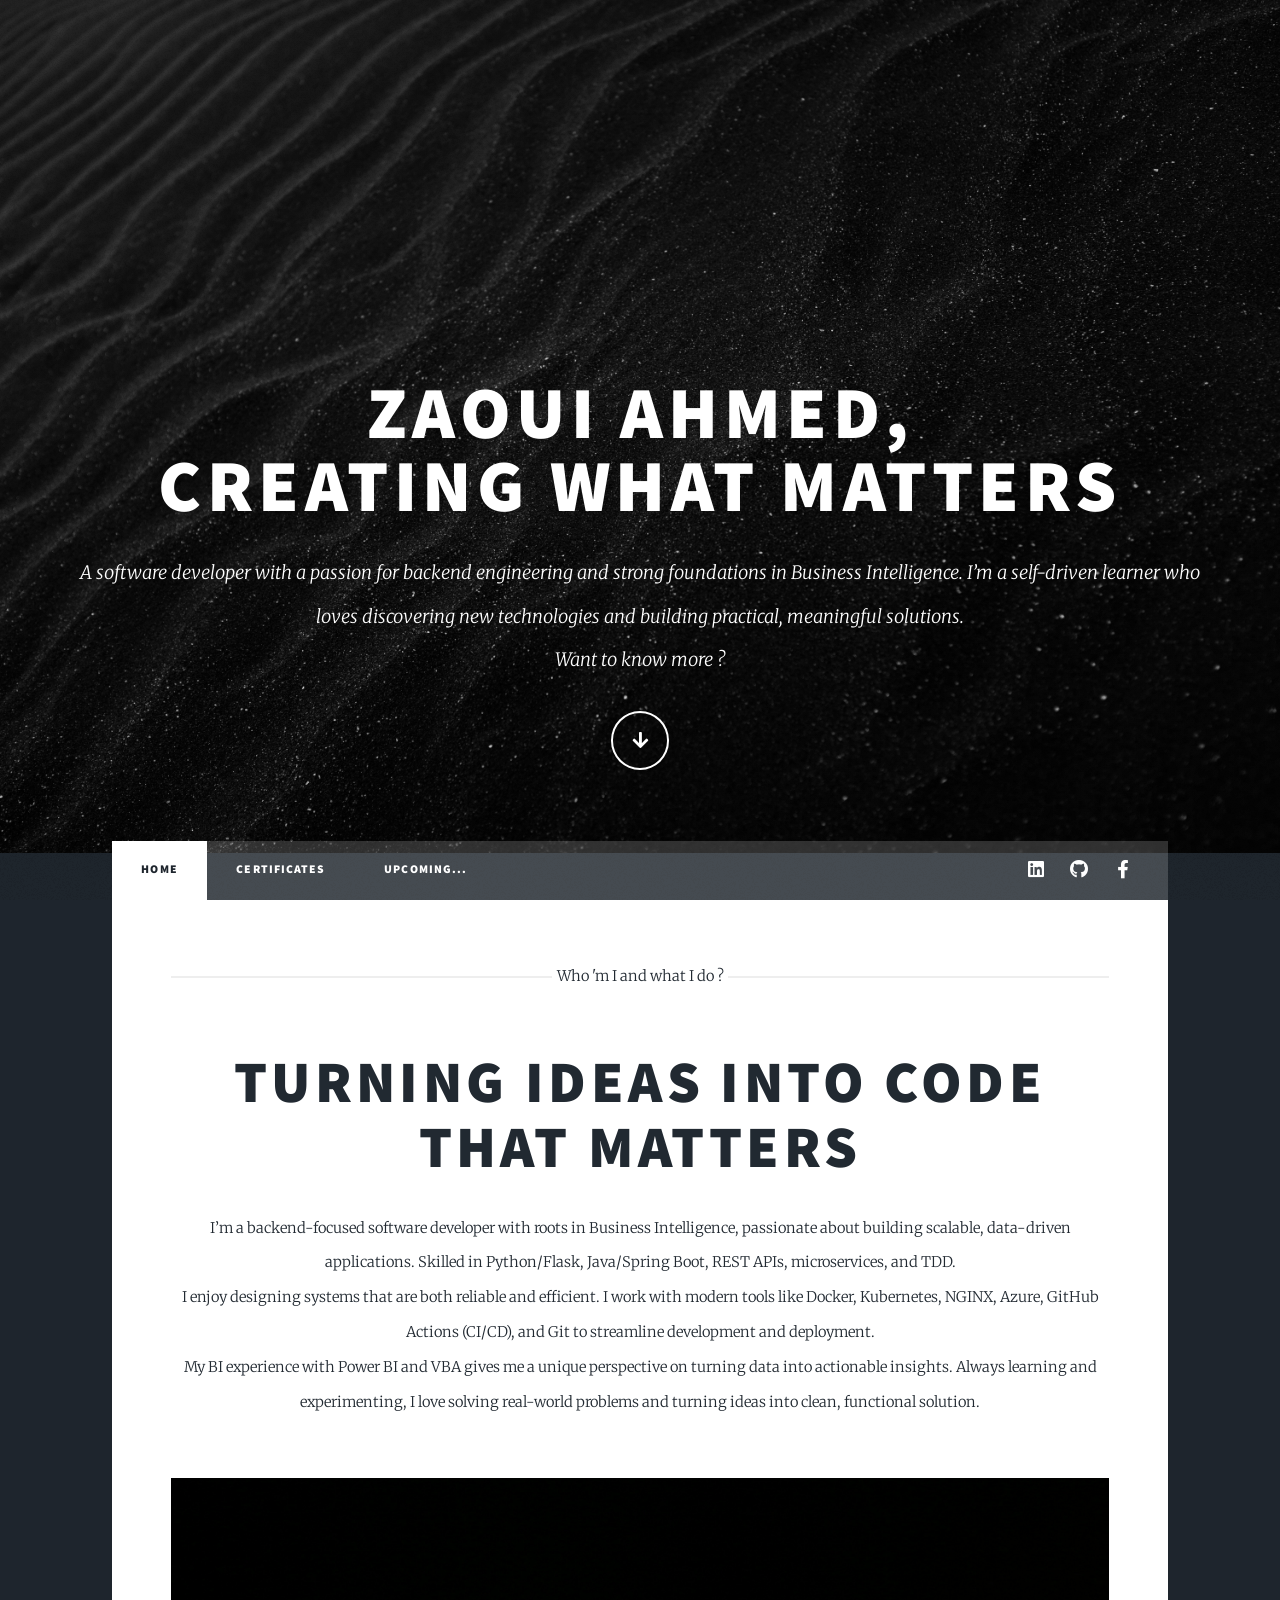
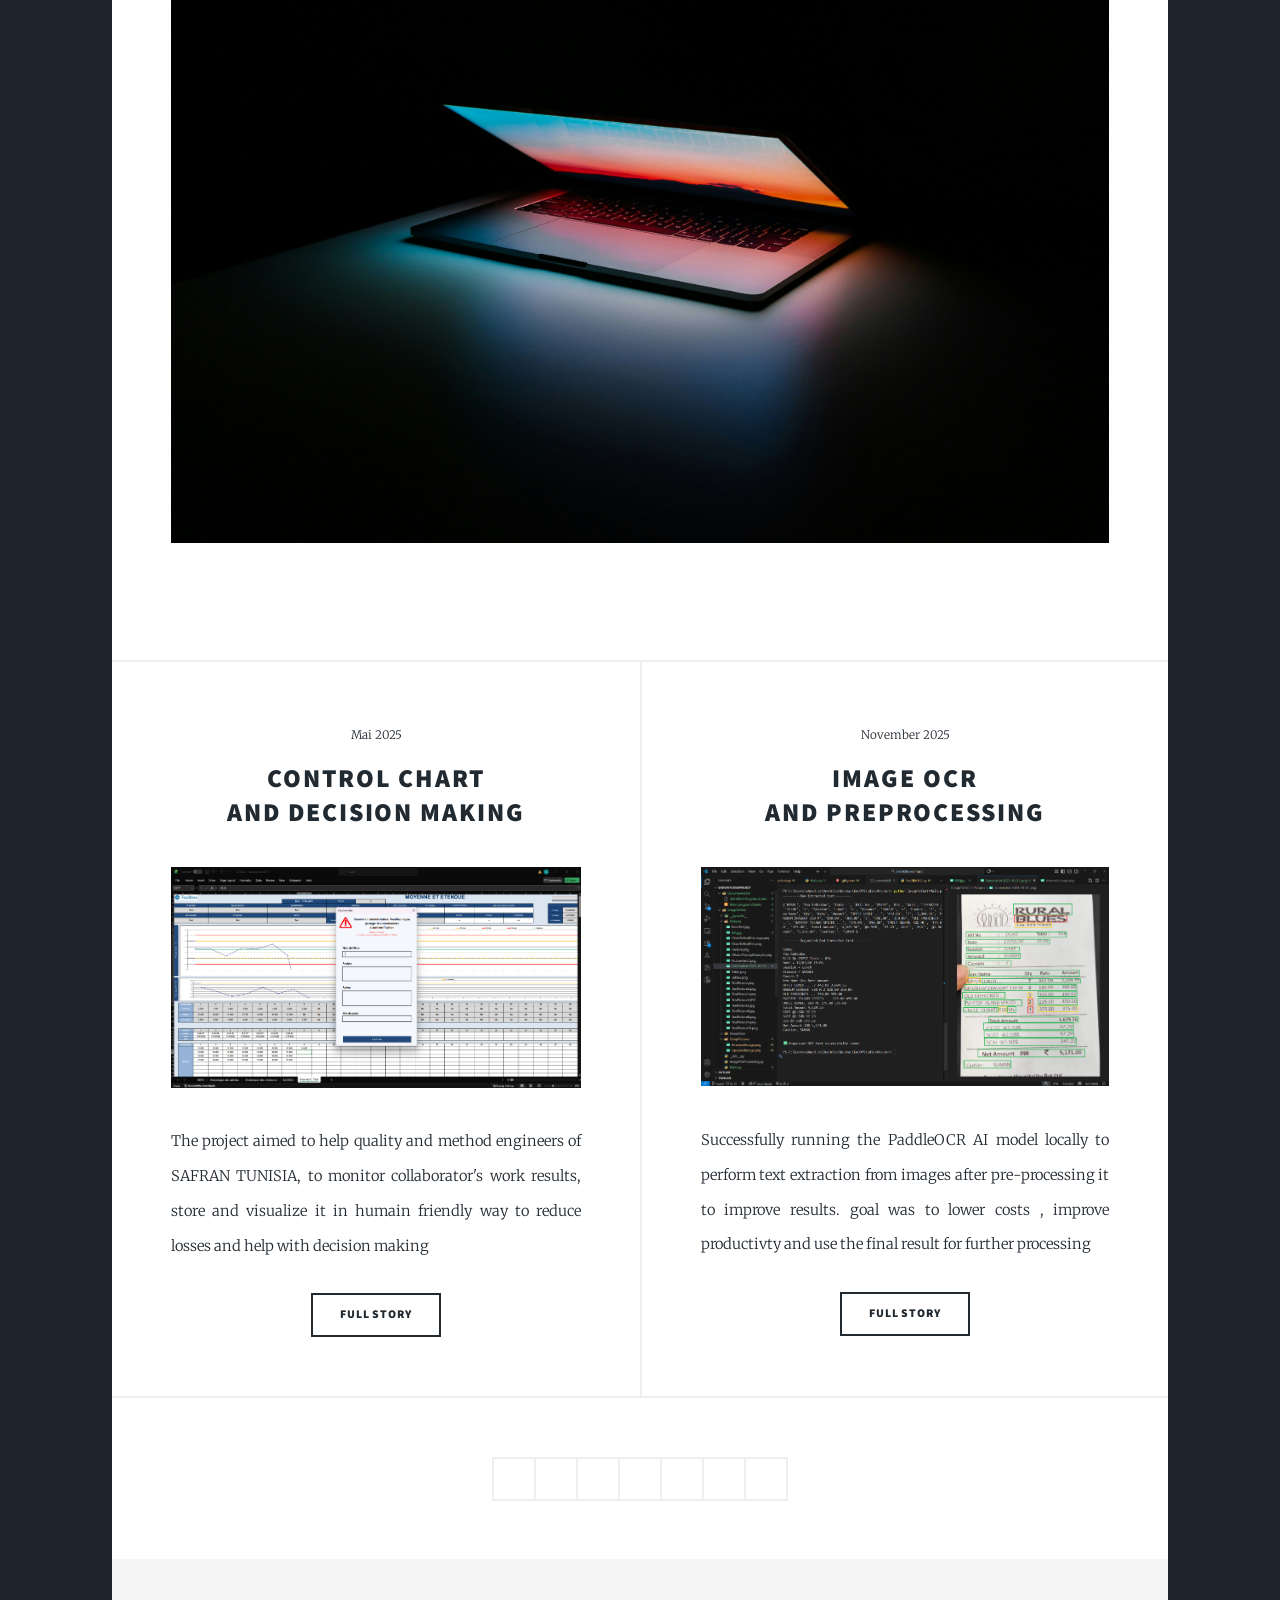
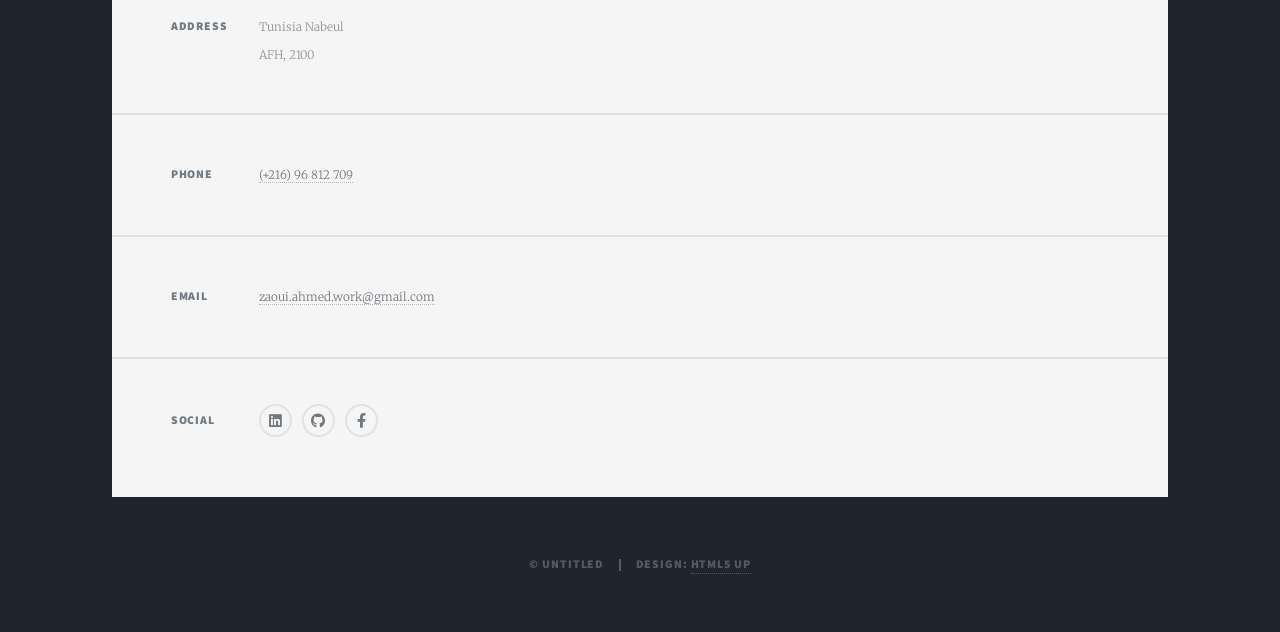
<file: index.html>
<!DOCTYPE HTML>
<!--
	Massively by HTML5 UP
	html5up.net | @ajlkn
	Free for personal and commercial use under the CCA 3.0 license (html5up.net/license)
-->
<html>
	<head>
		<title>Zaoui Ahmed | Portfolio</title>
		<meta charset="utf-8" />
		<meta name="viewport" content="width=device-width, initial-scale=1, user-scalable=no" />
		<link rel="stylesheet" href="assets/css/main.css" />
		<noscript><link rel="stylesheet" href="assets/css/noscript.css" /></noscript>
	</head>
	<body class="is-preload">

		<!-- Wrapper -->
			<div id="wrapper" class="fade-in">

				<!-- Intro -->
					<div id="intro">
						<h1>Zaoui Ahmed,<br />
						Creating what matters</h1>
						<p>
							A software developer with a passion for backend engineering and strong foundations in Business Intelligence.
							I’m a self-driven learner who loves discovering new technologies and building practical, meaningful solutions.  
							<br>
							Want to know more ?
						</p>
						<ul class="actions">
							<li><a href="#header" class="button icon solid solo fa-arrow-down scrolly">Continue</a></li>
						</ul>
					</div>

				<!-- Header -->
					<header id="header">
						<a href="index.html" class="logo" onclick="event.preventDefault()" >Discover</a>
					</header>

				<!-- Nav -->
					<nav id="nav">
						<ul class="links">
							<li class="active"><a href="index.html">Home</a></li>
							<li><a href="certificates.html">Certificates</a></li>
							<li><a href="upcoming.html">Upcoming...</a></li>
						</ul>
						<ul class="icons">
							<li><a href="https://www.linkedin.com/in/zaoui-ahmed/" target="_blank" class="icon brands fa-linkedin"><span class="label">LinkedIn</span></a></li>
							<li><a href="https://github.com/zaouiahmedwork-collab" target="_blank" class="icon brands fa-github"><span class="label">GitHub</span></a></li>
							<li><a href="https://www.facebook.com/ahmed.za.932844/" target="_blank" class="icon brands fa-facebook-f"><span class="label">Facebook</span></a></li>
						</ul>
					</nav>

				<!-- Main -->
					<div id="main">

						<!-- Featured Post -->
							<article class="post featured">
								<header class="major">
									<span class="date" >Who 'm I and what I do ?</span>
									<h2><a href="" onclick="event.preventDefault()" >
									Turning ideas into code that matters</a></h2>
I’m a backend-focused software developer with roots in Business Intelligence, passionate about building scalable, data-driven applications. 
Skilled in Python/Flask, Java/Spring Boot, REST APIs, microservices, and TDD. <br> I enjoy designing systems that are both reliable and efficient. 
I work with modern tools like Docker, Kubernetes, NGINX, Azure, GitHub Actions (CI/CD), and Git to streamline development and deployment. <br>
My BI experience with Power BI and VBA gives me a unique perspective on turning data into actionable insights.
Always learning and experimenting, I love solving real-world problems and turning ideas into clean, functional solution.</p>
								</header>
								<a href="#" class="image main"><img src="images/pic10.jpg" alt="" onclick="event.preventDefault()" /></a>

							</article>

						<!-- Posts -->
							<section class="posts">
								<article>
									<header>
										<span class="date">Mai 2025</span>
										<h2><a href="">Control Chart<br />
										and DECISION MAKING</a></h2>
									</header>
									<a href="cotrol_chart_details.html" class="image fit" onclick="event.preventDefault()" ><img src="images\control_chart_ss.png" alt="" /></a>
									<p>
										The project aimed to help quality and method engineers of SAFRAN TUNISIA, to monitor collaborator's work results,
										 store and visualize it in humain friendly way
										 to reduce losses and help with decision making
									</p>
									<ul class="actions special">
										<li ><a href="cotrol_chart_details.html"  class="button" onclick="event.preventDefault()" >Full Story</a></li>
									</ul>
								</article>
								<article>
									<header>
										<span class="date">November 2025</span>
										<h2><a href="#">IMAGE OCR<br />
										AND PREPROCESSING</a></h2>
									</header>
									<a href="https://www.linkedin.com/posts/zaoui-ahmed_ai-automation-productivity-activity-7390386785559756800-QBST?utm_source=share&utm_medium=member_desktop&rcm=ACoAAFgXLQ8BDKymyxnFWdc7ubWl4bV4KwA_2_8" 
									class="image fit" target="_blank" onclick="event.preventDefault()" ><img src="images\image_ocr_ss.png" alt="" /></a>
									<p>
										Successfully running the PaddleOCR AI model locally to perform text extraction from images
										 after pre-processing it to improve results.
										goal was to lower costs , improve productivty and use the final result for further processing

									</p>
									<ul class="actions special">
										<li><a href="https://www.linkedin.com/posts/zaoui-ahmed_ai-automation-productivity-activity-7390386785559756800-QBST?utm_source=share&utm_medium=member_desktop&rcm=ACoAAFgXLQ8BDKymyxnFWdc7ubWl4bV4KwA_2_8"
											 class="button" target="_blank" onclick="event.preventDefault()" >Full Story</a></li>
									</ul>
								</article>

								
							</section>

						<!-- Footer -->
							<footer>
								<div class="pagination">
									<!--<a href="#" class="previous">Prev</a>-->
									<a href="#" class="page" onclick="event.preventDefault()"></a>
									<a href="#" class="page" onclick="event.preventDefault()"></a>
									<a href="#" class="page" onclick="event.preventDefault()"></a>
									<span class="extra" ></span>
									<a href="#" class="page" onclick="event.preventDefault()"></a>
									<a href="#" class="page" onclick="event.preventDefault()"></a>
									<a href="#" class="page" onclick="event.preventDefault()"></a>
								</div>
							</footer>

					</div>

				<!-- Footer -->
					<footer id="footer">
		
						<section class="split contact">
							<section class="alt">
								<h3>Address</h3>
								<p>Tunisia Nabeul<br/>
								AFH, 2100</p>
							</section>
							<section>
								<h3>Phone</h3>
								<p><a href="#" onclick="event.preventDefault()" >(+216) 96 812 709</a></p>
							</section>
							<section>
								<h3>Email</h3>
								<p><a href="" onclick="event.preventDefault()">zaoui.ahmed.work@gmail.com</a></p>
							</section>
							<section>
								<h3>Social</h3>
								<ul class="icons alt">
									<li><a href="https://www.linkedin.com/in/zaoui-ahmed/" target="_blank" class="icon brands fa-linkedin"><span class="label">LinkedIn</span></a></li>
									<li><a href="https://github.com/zaouiahmedwork-collab" target="_blank" class="icon brands fa-github"><span class="label">GitHub</span></a></li>
									<li><a href="https://www.facebook.com/ahmed.za.932844/" target="_blank" class="icon brands fa-facebook-f"><span class="label">Facebook</span></a></li>
								</ul>
							</section>
						</section>
					</footer>

				<!-- Copyright -->
					<div id="copyright">
						<ul><li>&copy; Untitled</li><li>Design: <a href="https://html5up.net">HTML5 UP</a></li></ul>
					</div>

			</div>

		<!-- Scripts -->
			<script src="assets/js/jquery.min.js"></script>
			<script src="assets/js/jquery.scrollex.min.js"></script>
			<script src="assets/js/jquery.scrolly.min.js"></script>
			<script src="assets/js/browser.min.js"></script>
			<script src="assets/js/breakpoints.min.js"></script>
			<script src="assets/js/util.js"></script>
			<script src="assets/js/main.js"></script>

	</body>
</html>
</file>
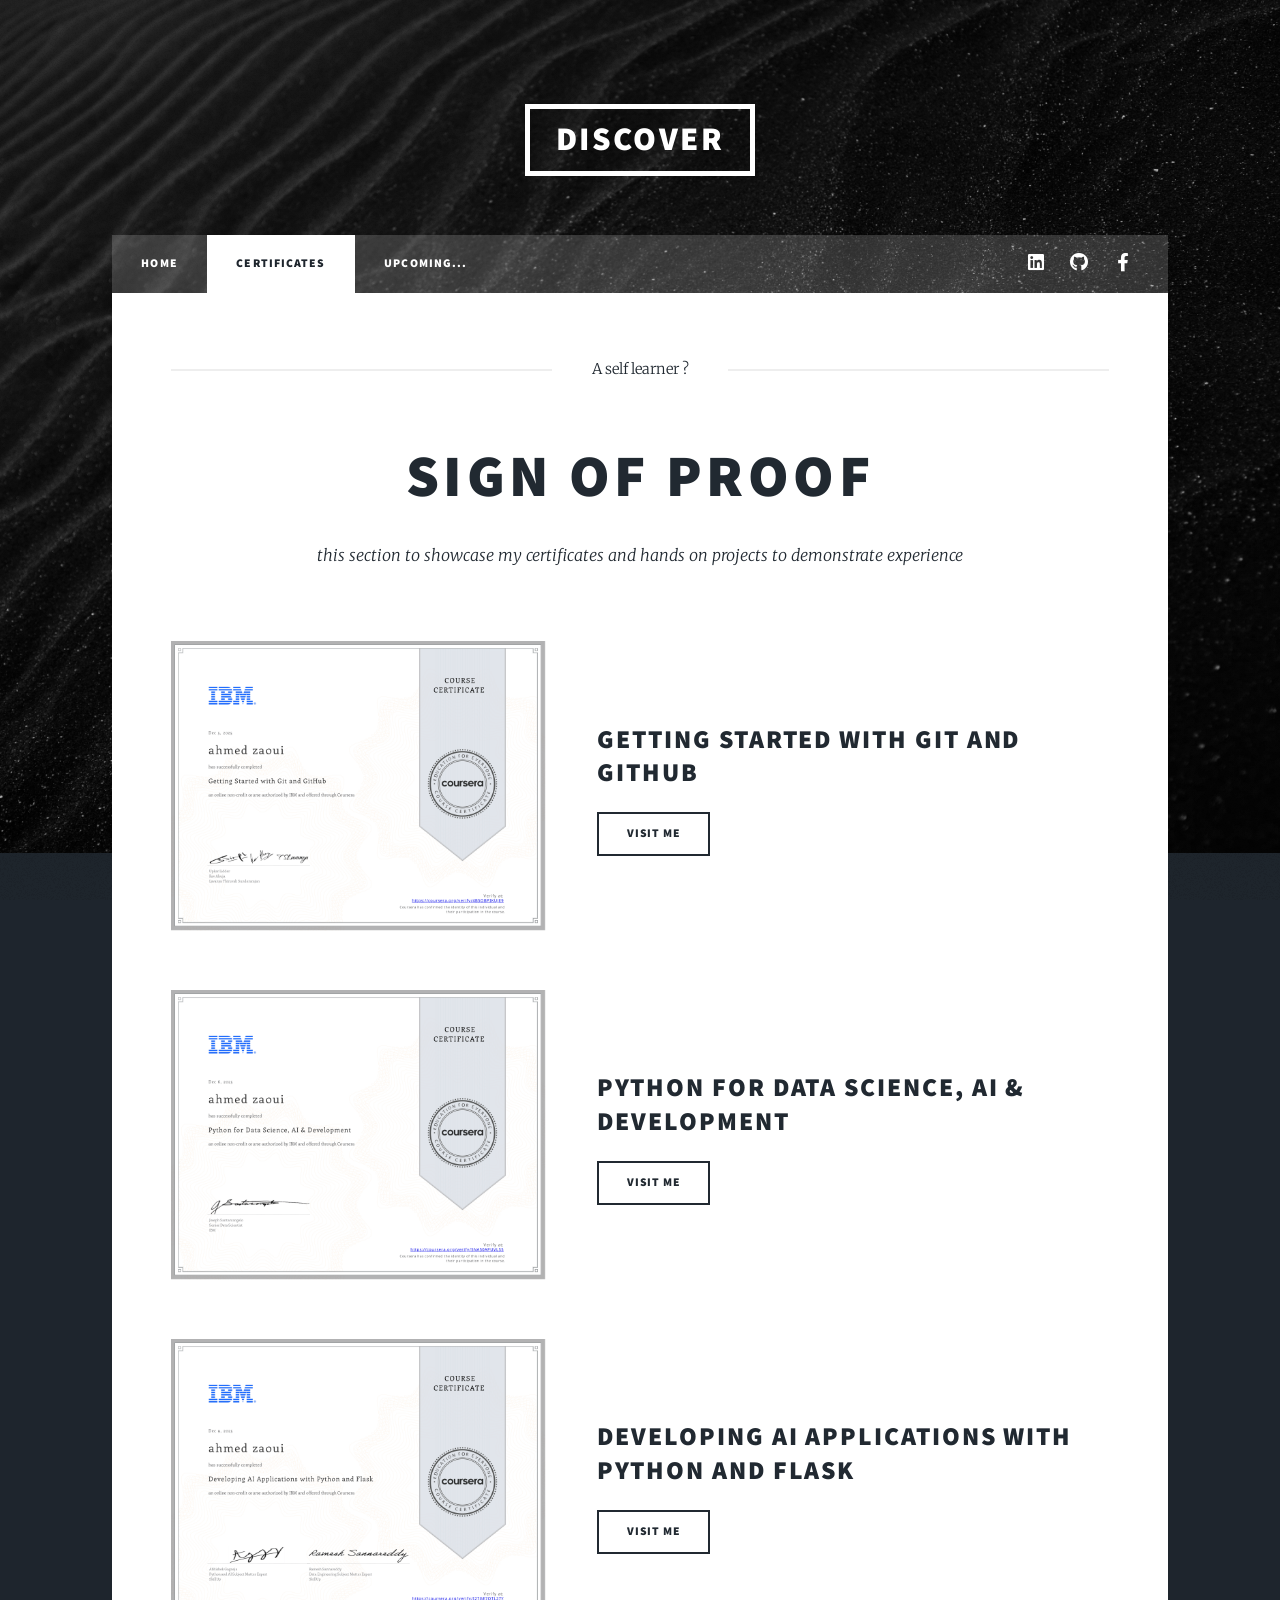
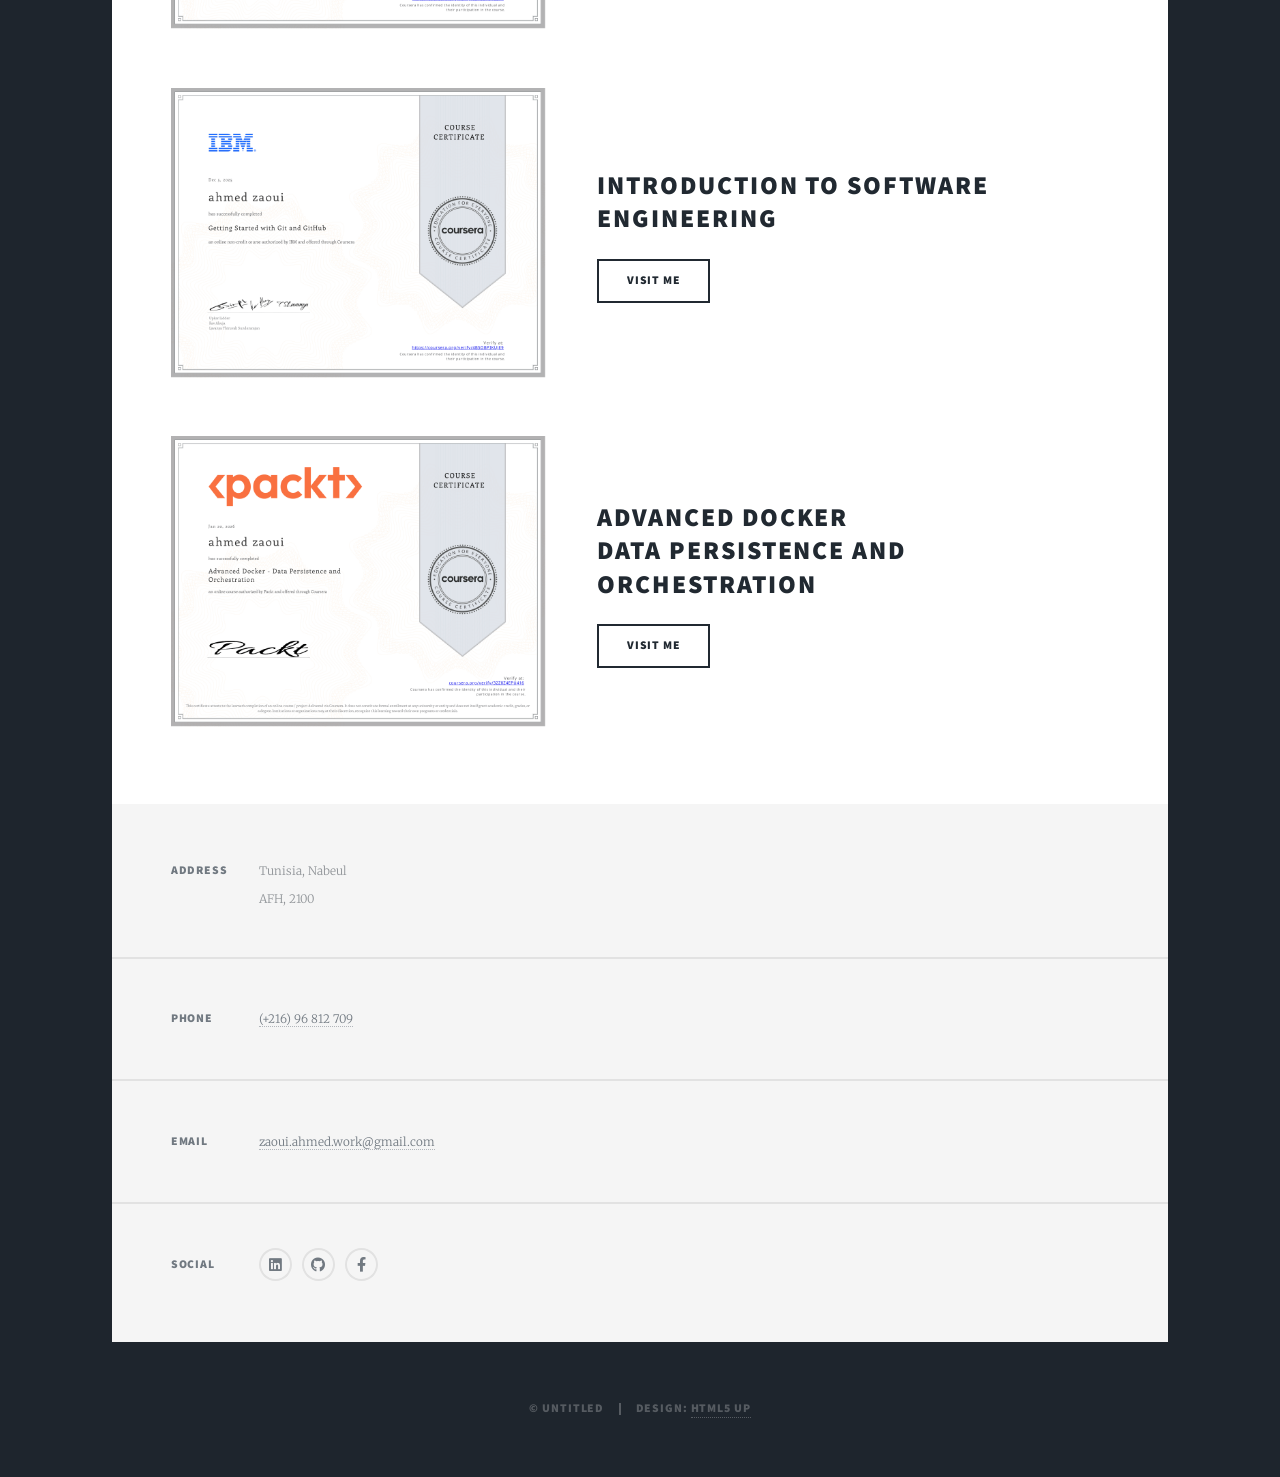
<file: certificates.html>
<!DOCTYPE HTML>
<!--
	Massively by HTML5 UP
	html5up.net | @ajlkn
	Free for personal and commercial use under the CCA 3.0 license (html5up.net/license)
-->
<html>
	<head>
		<title>Zaoui Ahmed | Portfolio</title>
		<meta charset="utf-8" />
		<meta name="viewport" content="width=device-width, initial-scale=1, user-scalable=no" />
		<link rel="stylesheet" href="assets/css/main.css" />
		<noscript><link rel="stylesheet" href="assets/css/noscript.css" /></noscript>
		<style>
			.certificate-grid {
				display: flex;
				flex-direction: column;
				gap: 2rem; /* space between certificates */
			}
			.certificate-item {
				display: flex;
				align-items: center;
				gap: 1.5rem;
			}
			@media (max-width: 768px) {
				.certificate-item {
					align-items: flex-start;
				}

				.certificate-item h2 {
					font-size: 1.5rem;
				}
			}

			@media (max-width: 600px) {
				.certificate-item {
					flex-direction: column;
					align-items: center;     /* center horizontally */
					text-align: center;      /* center text */
				}

				.certificate-item h2 {
					font-size: 1.1rem;
				}

				.certificate-content {
					align-items: center;     /* center button */
				}
				    .certificate-item .button {
					display: none;
				}

			}
		</style>
	</head>
<body class="is-preload">

		<!-- Wrapper -->
			<div id="wrapper">

				<!-- Header -->
					<header id="header">
						<a href="index.html" class="logo" onclick="event.preventDefault()">discover</a>
					</header>

				<!-- Nav -->
					<nav id="nav">
						<ul class="links">
							<li><a href="index.html">Home</a></li>
							<li class="active"><a href="certificates.html">Certificates</a></li>
							<li><a href="upcoming.html">Upcoming...</a></li>
						</ul>
						<ul class="icons">
							<li><a href="https://www.linkedin.com/in/zaoui-ahmed/" target="_blank" class="icon brands fa-linkedin"><span class="label">LinkedIn</span></a></li>
							<li><a href="https://github.com/zaouiahmedwork-collab" target="_blank" class="icon brands fa-github"><span class="label">GitHub</span></a></li>
							<li><a href="https://www.facebook.com/ahmed.za.932844/" target="_blank" class="icon brands fa-facebook-f"><span class="label">Facebook</span></a></li>

						</ul>
					</nav>

				<!-- Main -->
					<div id="main">

						<!-- Post -->
							<section class="post">
								<header class="major">
									<span class="date">A self learner ?</span>
									<h1>sign of proof<br />
									</h1>
									<p>
										this section to showcase my certificates and hands on projects to demonstrate experience
									</p>
								</header>
								
								<div class="certificate-grid">

								<div class="certificate-item">
									<span class="image left">
									<a href="https://coursera.org/share/8f25f182ca0a3506a12d7f17d677b637" target="_blank" ><img src="images\CourseraGitGihubCertif-1.png" alt="" /></a>
									</span>
									<div class="certificate-content">
										<h2><a href="" onclick="event.preventDefault()">Getting Started with Git and GitHub</a></h2>
										<a href="https://coursera.org/share/8f25f182ca0a3506a12d7f17d677b637" class="button" target="_blank">Visit me</a>
									</div>
								</div>


								<div class="certificate-item">
									<span class="image left">
									<a href="https://coursera.org/share/c09ba2cde69b5d677bac11d3893e371c" target="_blank"><img src="images\Python for Data Science, AI & Development-1.png" alt="" /></a>
									</span>
									<div class="certificate-content">
										<h2><a href="" onclick="event.preventDefault()">Python for Data Science, AI & Development</a></h2>
										<a href="https://coursera.org/share/c09ba2cde69b5d677bac11d3893e371c" class="button" target="_blank">Visit me</a>
									</div>
								</div>


								<div class="certificate-item">
									<span class="image left">
									<a href="https://coursera.org/share/3b412303f58a42791507aaaa3c16e9e2" target="_blank"><img src="images\Developing AI Applications with Python and Flask-1.png" alt="" /></a>
									</span>
									<div class="certificate-content">
										<h2><a href="" onclick="event.preventDefault()">Developing AI Applications with Python and Flask</a></h2>
										<a href="https://coursera.org/share/3b412303f58a42791507aaaa3c16e9e2" class="button" target="_blank">Visit me</a>
									</div>
								
								
								</div>

								<div class="certificate-item">
									<span class="image left">
									<a href="https://coursera.org/share/2adf12e8290e3bc52d3ec4b4d560f64b" target="_blank"><img src="images\CourseraGitGihubCertif-1.png" alt="" /></a>
									</span>
									<div class="certificate-content">
										<h2><a href="" onclick="event.preventDefault()">Introduction to Software Engineering</a></h2>
										<a href="https://coursera.org/share/2adf12e8290e3bc52d3ec4b4d560f64b" class="button" target="_blank">Visit me</a>
									</div>
								</div>

								<div class="certificate-item">
									<span class="image left">
									<a href="https://coursera.org/share/ebebacc0725bb5279186508c2021773e" target="_blank"><img src="images\docker.png" alt="" /></a>
									</span>
									<div class="certificate-content">
										<h2><a href="" onclick="event.preventDefault()">Advanced Docker <br>Data Persistence and Orchestration </a></h2>
										<a href="https://coursera.org/share/ebebacc0725bb5279186508c2021773e" class="button" target="_blank">Visit me</a>
										</div>
									</div>
									
								
							</section>
					</div>

				<!-- Footer -->
					<footer id="footer">
	
						<section class="split contact">
							<section class="alt">
								<h3>Address</h3>
								<p>Tunisia, Nabeul<br />
								AFH, 2100</p>
							</section>
							<section>
								<h3>Phone</h3>
								<p><a href="#" onclick="event.preventDefault()">(+216) 96 812 709</a></p>
							</section>
							<section>
								<h3>Email</h3>
								<p><a href="#" onclick="event.preventDefault()">zaoui.ahmed.work@gmail.com</a></p>
							</section>
							<section>
								<h3>Social</h3>
								<ul class="icons alt">
									<li><a href="https://www.linkedin.com/in/zaoui-ahmed/" target="_blank" class="icon brands fa-linkedin"><span class="label">LinkedIn</span></a></li>
									<li><a href="https://github.com/zaouiahmedwork-collab" target="_blank" class="icon brands fa-github"><span class="label">GitHub</span></a></li>
									<li><a href="https://www.facebook.com/ahmed.za.932844/" target="_blank" class="icon brands fa-facebook-f"><span class="label">Facebook</span></a></li>
								</ul>
							</section>
						</section>
					</footer>

				<!-- Copyright -->
					<div id="copyright">
						<ul><li>&copy; Untitled</li><li>Design: <a href="https://html5up.net">HTML5 UP</a></li></ul>
					</div>

			</div>

		<!-- Scripts -->
			<script src="assets/js/jquery.min.js"></script>
			<script src="assets/js/jquery.scrollex.min.js"></script>
			<script src="assets/js/jquery.scrolly.min.js"></script>
			<script src="assets/js/browser.min.js"></script>
			<script src="assets/js/breakpoints.min.js"></script>
			<script src="assets/js/util.js"></script>
			<script src="assets/js/main.js"></script>

	</body>
</html>
</file>
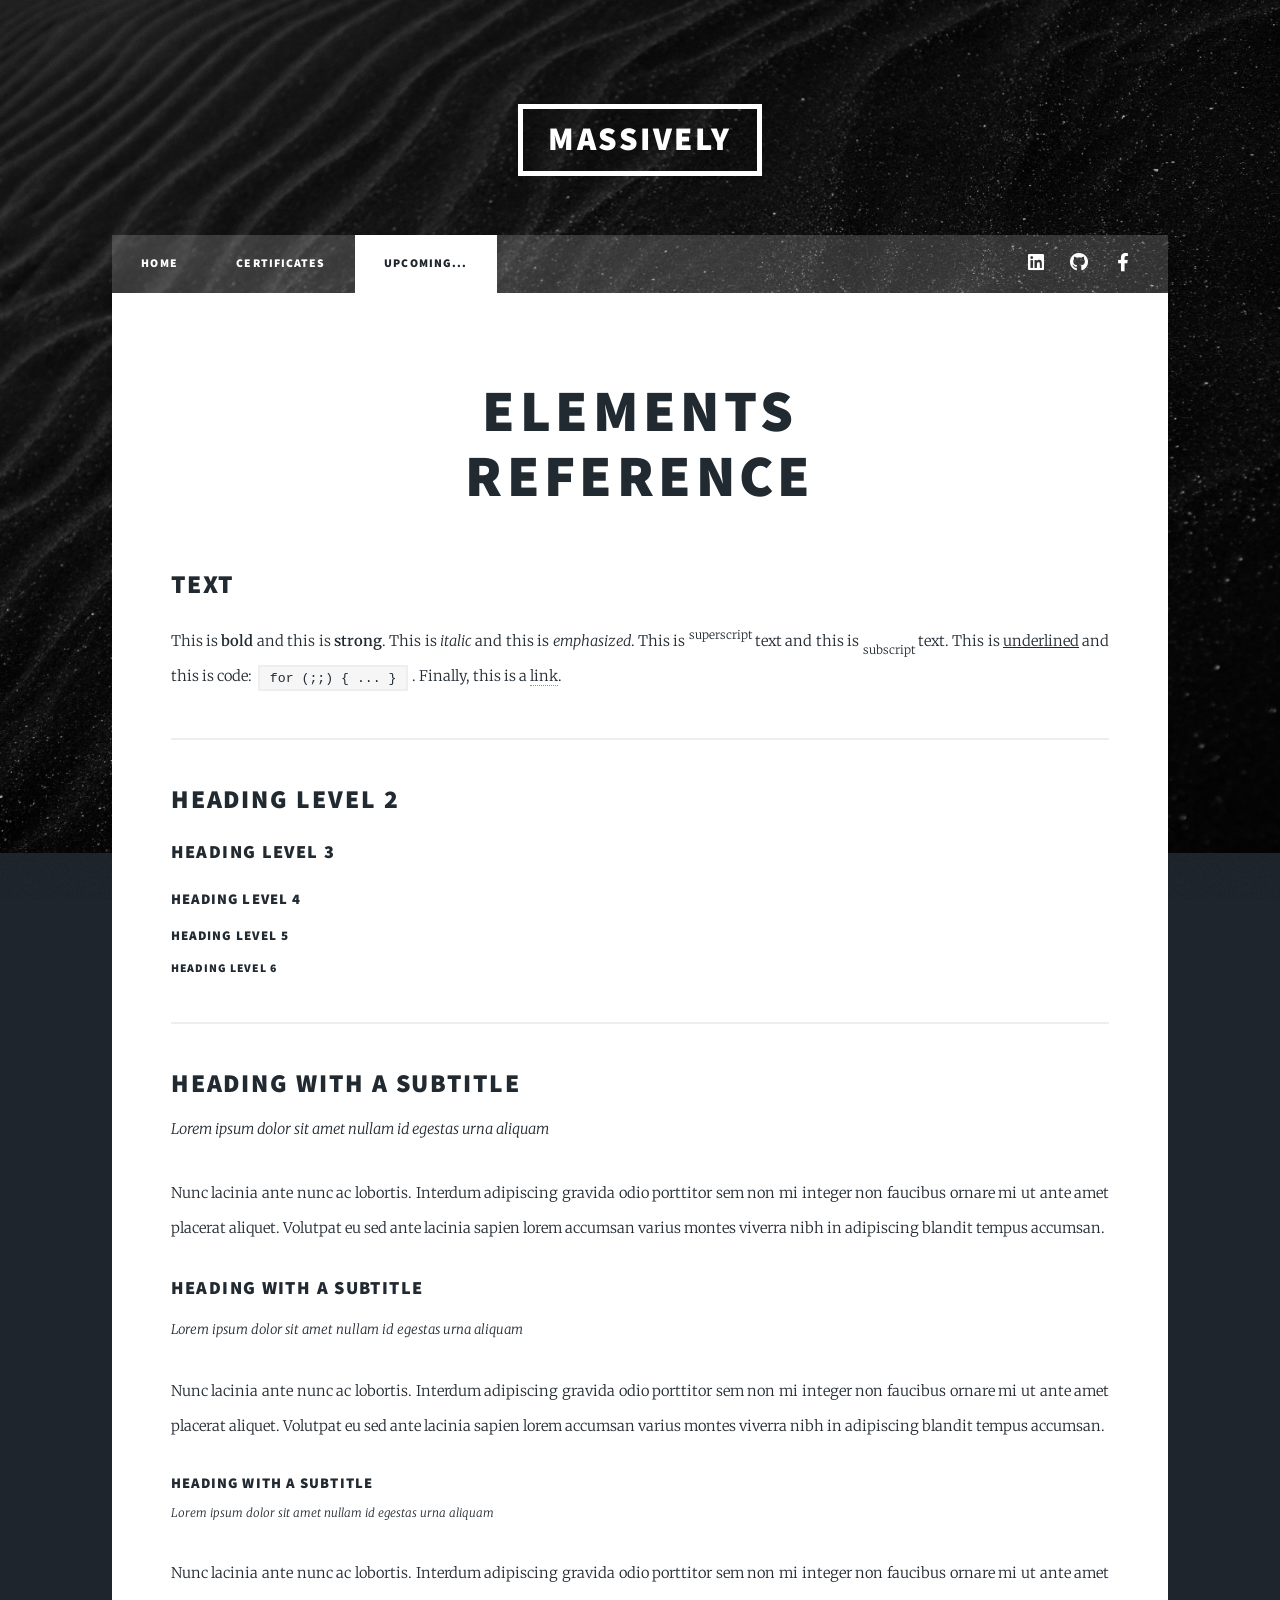
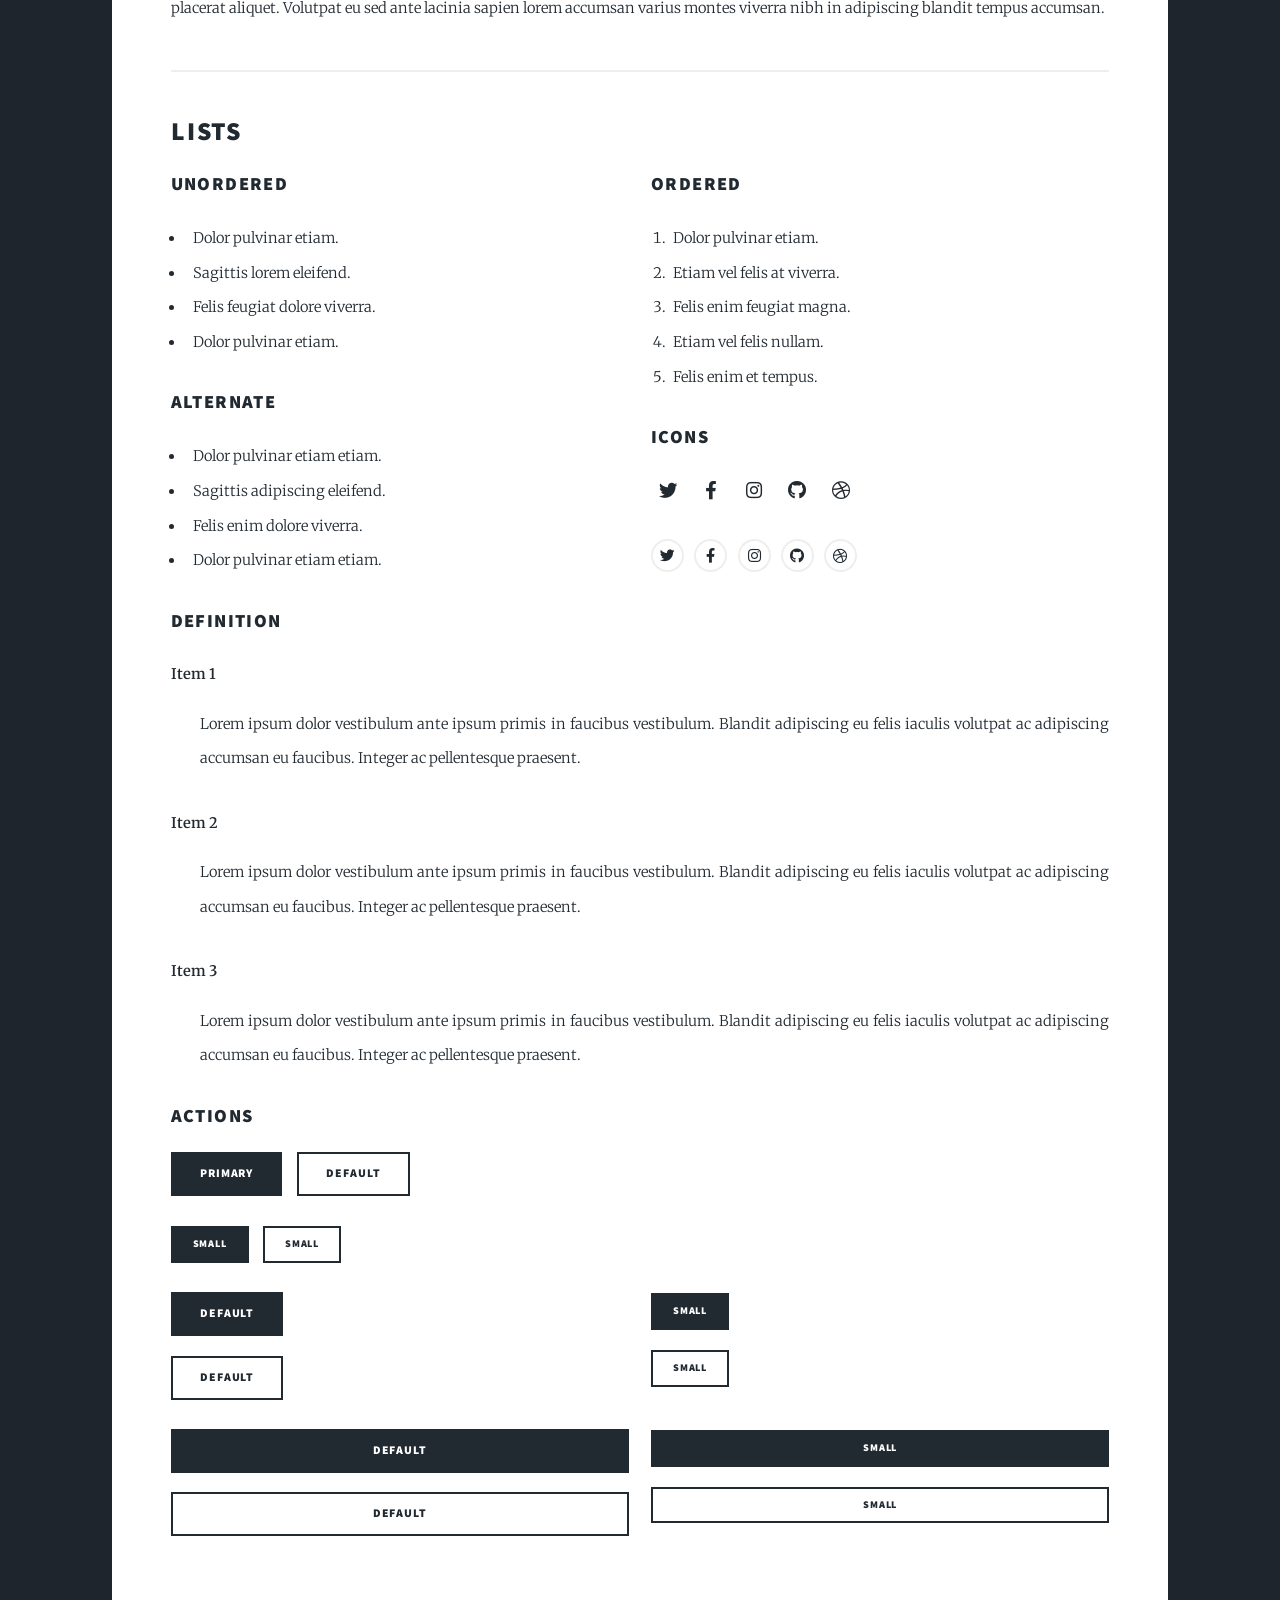
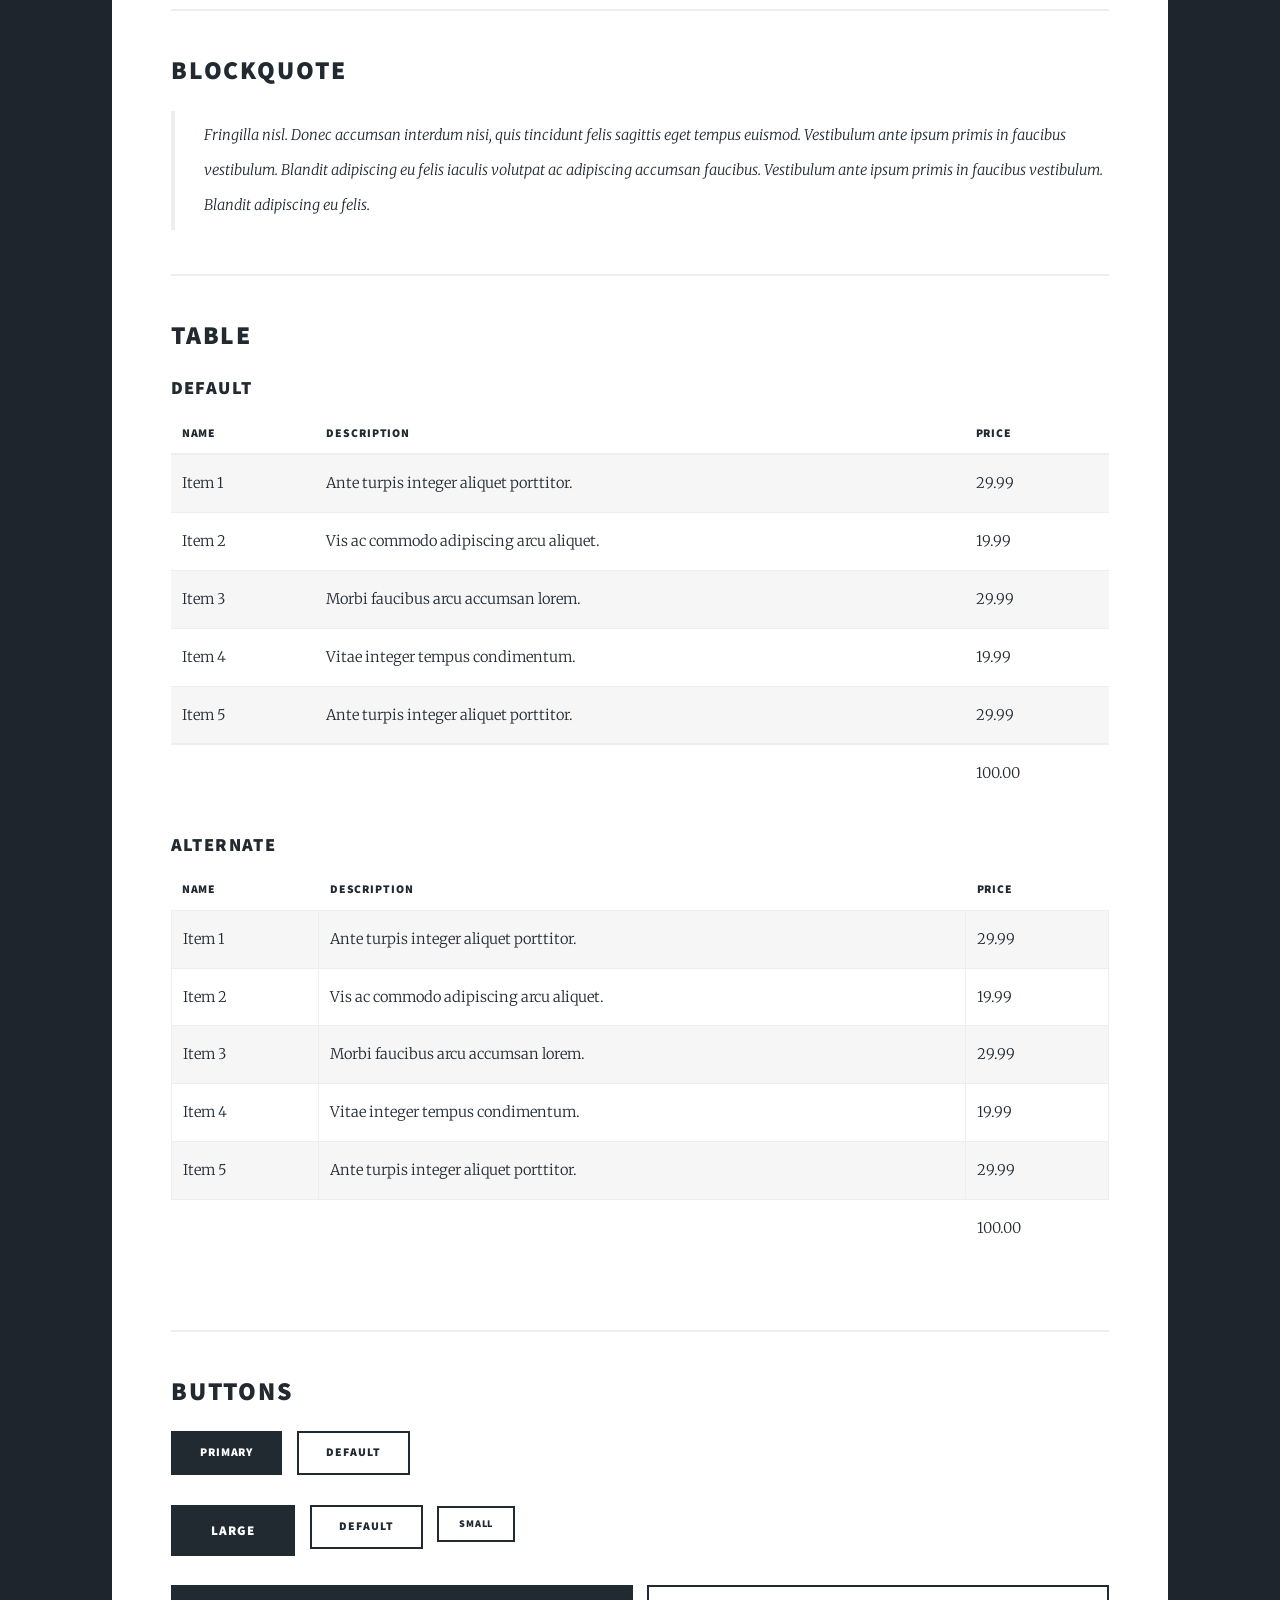
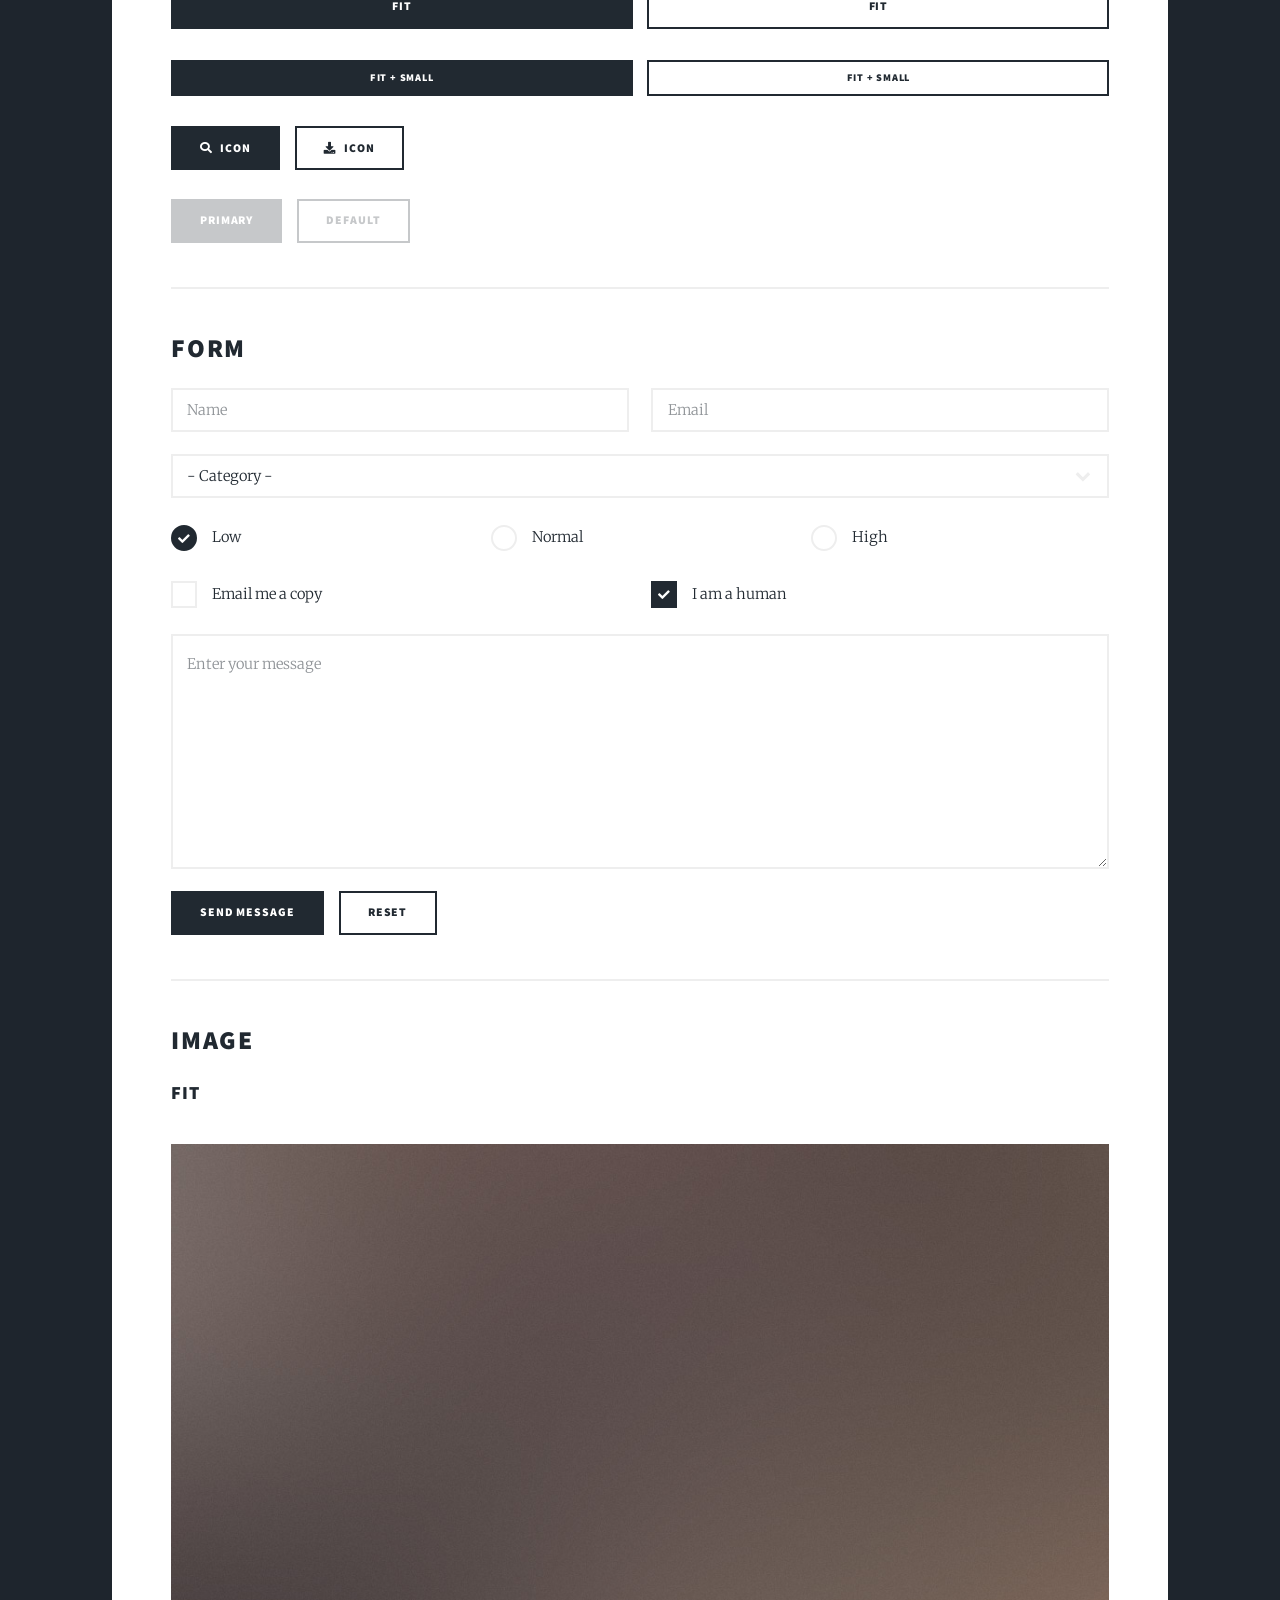
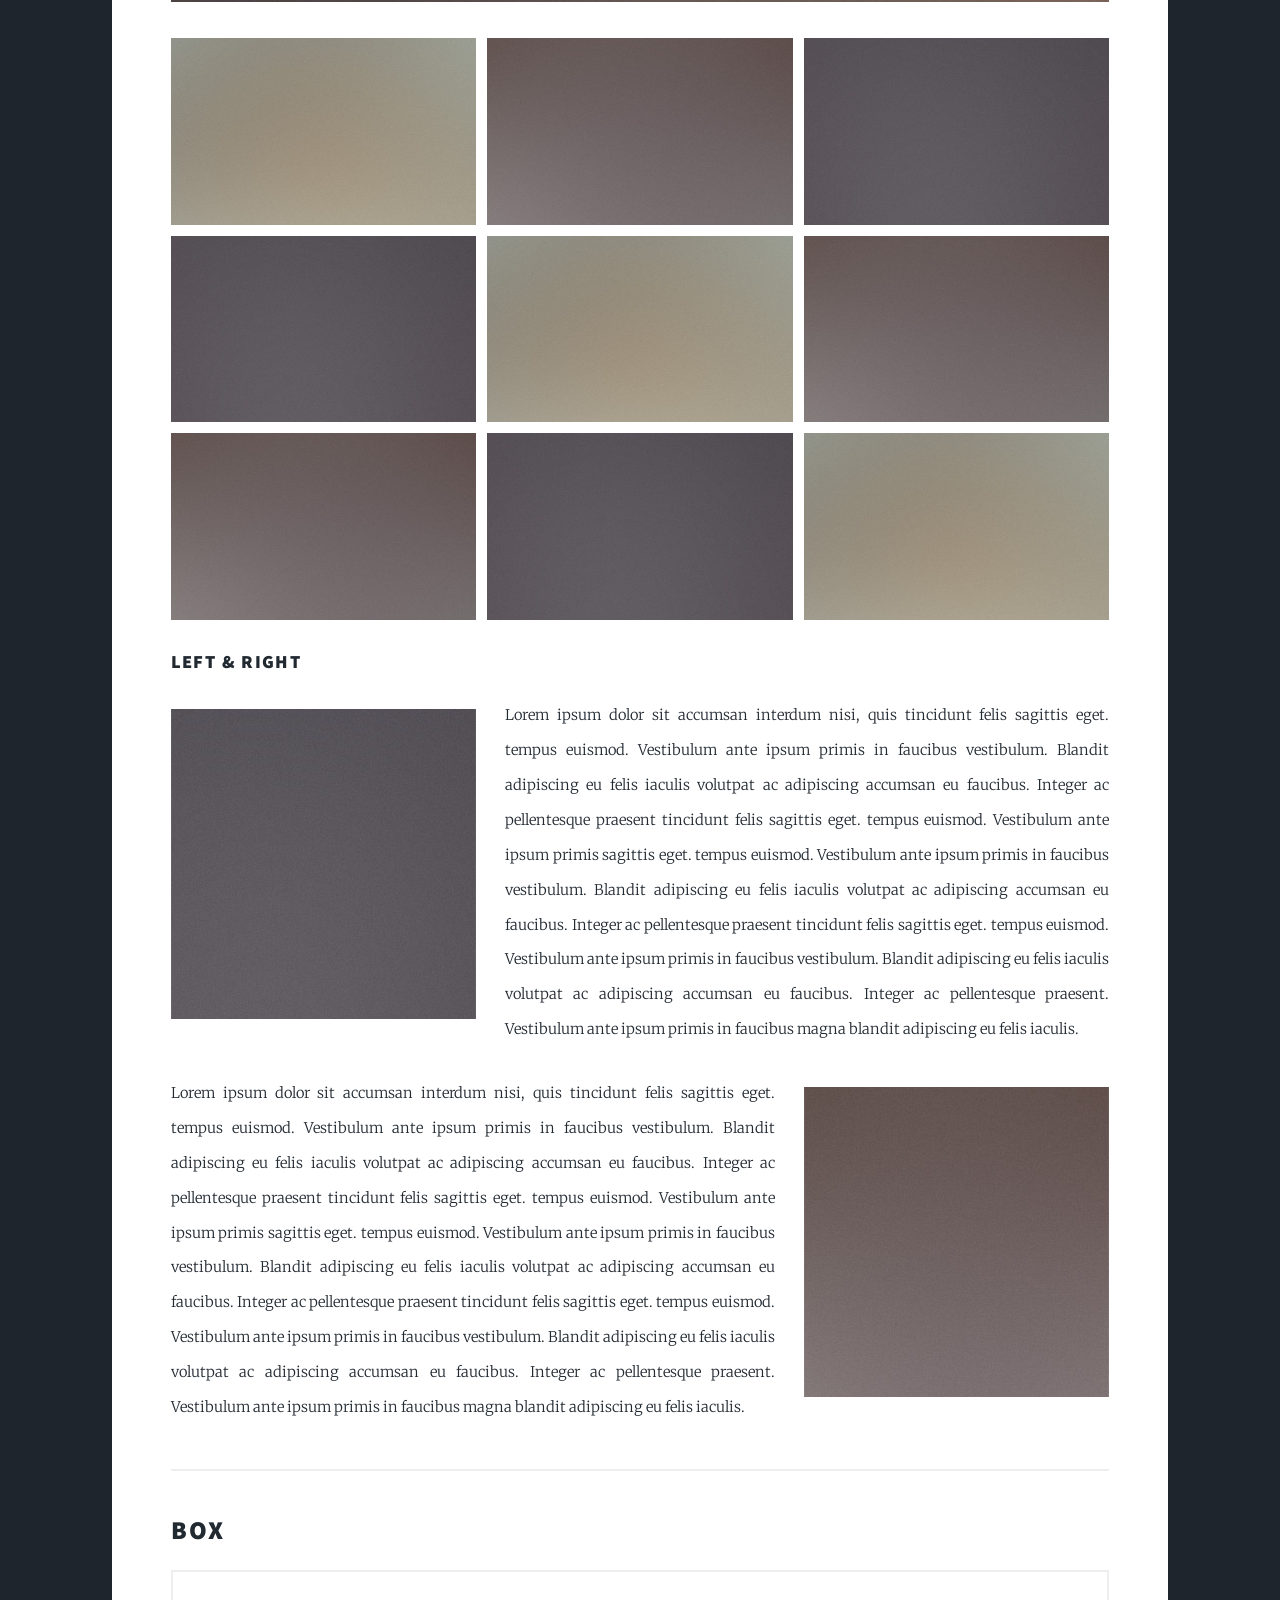
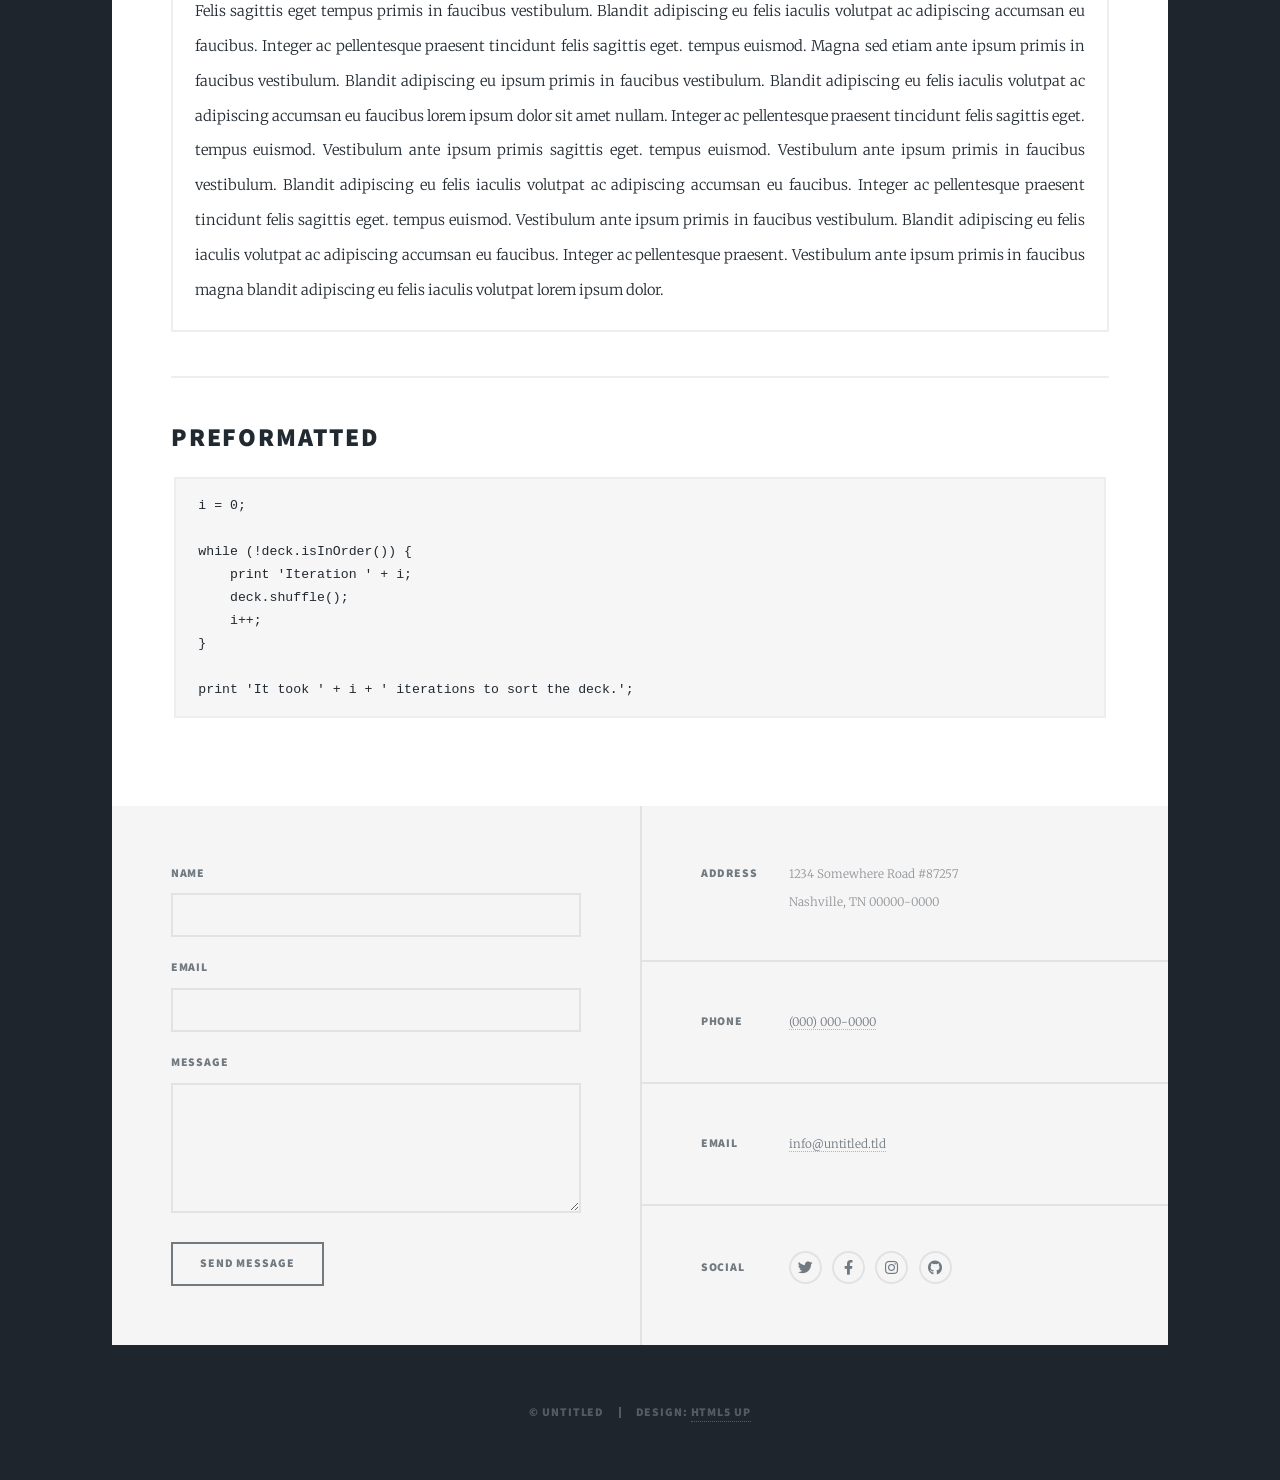
<file: cotrol_chart_details.html>
<!DOCTYPE HTML>
<!--
	Massively by HTML5 UP
	html5up.net | @ajlkn
	Free for personal and commercial use under the CCA 3.0 license (html5up.net/license)
-->
<html>
	<head>
		<title>Zaoui Ahmed | Portfolio</title>
		<meta charset="utf-8" />
		<meta name="viewport" content="width=device-width, initial-scale=1, user-scalable=no" />
		<link rel="stylesheet" href="assets/css/main.css" />
		<noscript><link rel="stylesheet" href="assets/css/noscript.css" /></noscript>
	</head>
	<body class="is-preload">

		<!-- Wrapper -->
			<div id="wrapper">

				<!-- Header -->
					<header id="header">
						<a href="index.html" class="logo">Massively</a>
					</header>

				<!-- Nav -->
					<nav id="nav">
						<ul class="links">
							<li><a href="index.html">Home</a></li>
							<li><a href="generic.html">Certificates</a></li>
							<li class="active"><a href="elements.html">Upcoming...</a></li>
						</ul>
						<ul class="icons">
							<li><a href="https://www.linkedin.com/in/zaoui-ahmed/" target="_blank" class="icon brands fa-linkedin"><span class="label">LinkedIn</span></a></li>
							<li><a href="https://github.com/zaouiahmedwork-collab" target="_blank" class="icon brands fa-github"><span class="label">GitHub</span></a></li>
							<li><a href="https://www.facebook.com/ahmed.za.932844/" target="_blank" class="icon brands fa-facebook-f"><span class="label">Facebook</span></a></li>
						</ul>
					</nav>

				<!-- Main -->
					<div id="main">

						<!-- Post -->
							<section class="post">
								<header class="major">
									<h1>Elements<br />
									Reference</h1>
								</header>

								<!-- Text stuff -->
									<h2>Text</h2>
									<p>This is <b>bold</b> and this is <strong>strong</strong>. This is <i>italic</i> and this is <em>emphasized</em>.
									This is <sup>superscript</sup> text and this is <sub>subscript</sub> text.
									This is <u>underlined</u> and this is code: <code>for (;;) { ... }</code>.
									Finally, this is a <a href="#">link</a>.</p>
									<hr />
									<h2>Heading Level 2</h2>
									<h3>Heading Level 3</h3>
									<h4>Heading Level 4</h4>
									<h5>Heading Level 5</h5>
									<h6>Heading Level 6</h6>
									<hr />
									<header>
										<h2>Heading with a Subtitle</h2>
										<p>Lorem ipsum dolor sit amet nullam id egestas urna aliquam</p>
									</header>
									<p>Nunc lacinia ante nunc ac lobortis. Interdum adipiscing gravida odio porttitor sem non mi integer non faucibus ornare mi ut ante amet placerat aliquet. Volutpat eu sed ante lacinia sapien lorem accumsan varius montes viverra nibh in adipiscing blandit tempus accumsan.</p>
									<header>
										<h3>Heading with a Subtitle</h3>
										<p>Lorem ipsum dolor sit amet nullam id egestas urna aliquam</p>
									</header>
									<p>Nunc lacinia ante nunc ac lobortis. Interdum adipiscing gravida odio porttitor sem non mi integer non faucibus ornare mi ut ante amet placerat aliquet. Volutpat eu sed ante lacinia sapien lorem accumsan varius montes viverra nibh in adipiscing blandit tempus accumsan.</p>
									<header>
										<h4>Heading with a Subtitle</h4>
										<p>Lorem ipsum dolor sit amet nullam id egestas urna aliquam</p>
									</header>
									<p>Nunc lacinia ante nunc ac lobortis. Interdum adipiscing gravida odio porttitor sem non mi integer non faucibus ornare mi ut ante amet placerat aliquet. Volutpat eu sed ante lacinia sapien lorem accumsan varius montes viverra nibh in adipiscing blandit tempus accumsan.</p>

									<hr />

								<!-- Lists -->
									<h2>Lists</h2>
									<div class="row">
										<div class="col-6 col-12-small">

											<h3>Unordered</h3>
											<ul>
												<li>Dolor pulvinar etiam.</li>
												<li>Sagittis lorem eleifend.</li>
												<li>Felis feugiat dolore viverra.</li>
												<li>Dolor pulvinar etiam.</li>
											</ul>

											<h3>Alternate</h3>
											<ul class="alt">
												<li>Dolor pulvinar etiam etiam.</li>
												<li>Sagittis adipiscing eleifend.</li>
												<li>Felis enim dolore viverra.</li>
												<li>Dolor pulvinar etiam etiam.</li>
											</ul>

										</div>
										<div class="col-6 col-12-small">

											<h3>Ordered</h3>
											<ol>
												<li>Dolor pulvinar etiam.</li>
												<li>Etiam vel felis at viverra.</li>
												<li>Felis enim feugiat magna.</li>
												<li>Etiam vel felis nullam.</li>
												<li>Felis enim et tempus.</li>
											</ol>

											<h3>Icons</h3>
											<ul class="icons">
												<li><a href="#" class="icon brands fa-twitter"><span class="label">Twitter</span></a></li>
												<li><a href="#" class="icon brands fa-facebook-f"><span class="label">Facebook</span></a></li>
												<li><a href="#" class="icon brands fa-instagram"><span class="label">Instagram</span></a></li>
												<li><a href="#" class="icon brands fa-github"><span class="label">Github</span></a></li>
												<li><a href="#" class="icon brands fa-dribbble"><span class="label">Dribbble</span></a></li>
											</ul>
											<ul class="icons alt">
												<li><a href="#" class="icon brands alt fa-twitter"><span class="label">Twitter</span></a></li>
												<li><a href="#" class="icon brands alt fa-facebook-f"><span class="label">Facebook</span></a></li>
												<li><a href="#" class="icon brands alt fa-instagram"><span class="label">Instagram</span></a></li>
												<li><a href="#" class="icon brands alt fa-github"><span class="label">Github</span></a></li>
												<li><a href="#" class="icon brands alt fa-dribbble"><span class="label">Dribbble</span></a></li>
											</ul>

										</div>
									</div>
									<h3>Definition</h3>
									<dl>
										<dt>Item 1</dt>
										<dd>
											<p>Lorem ipsum dolor vestibulum ante ipsum primis in faucibus vestibulum. Blandit adipiscing eu felis iaculis volutpat ac adipiscing accumsan eu faucibus. Integer ac pellentesque praesent.</p>
										</dd>
										<dt>Item 2</dt>
										<dd>
											<p>Lorem ipsum dolor vestibulum ante ipsum primis in faucibus vestibulum. Blandit adipiscing eu felis iaculis volutpat ac adipiscing accumsan eu faucibus. Integer ac pellentesque praesent.</p>
										</dd>
										<dt>Item 3</dt>
										<dd>
											<p>Lorem ipsum dolor vestibulum ante ipsum primis in faucibus vestibulum. Blandit adipiscing eu felis iaculis volutpat ac adipiscing accumsan eu faucibus. Integer ac pellentesque praesent.</p>
										</dd>
									</dl>

									<h3>Actions</h3>
									<ul class="actions">
										<li><a href="#" class="button primary">Primary</a></li>
										<li><a href="#" class="button">Default</a></li>
									</ul>
									<ul class="actions small">
										<li><a href="#" class="button primary small">Small</a></li>
										<li><a href="#" class="button small">Small</a></li>
									</ul>
									<div class="row">
										<div class="col-6 col-12-small">
											<ul class="actions stacked">
												<li><a href="#" class="button primary">Default</a></li>
												<li><a href="#" class="button">Default</a></li>
											</ul>
										</div>
										<div class="col-6 col-12-small">
											<ul class="actions stacked">
												<li><a href="#" class="button primary small">Small</a></li>
												<li><a href="#" class="button small">Small</a></li>
											</ul>
										</div>
									</div>
									<div class="row">
										<div class="col-6 col-12-small">
											<ul class="actions stacked">
												<li><a href="#" class="button primary fit">Default</a></li>
												<li><a href="#" class="button fit">Default</a></li>
											</ul>
										</div>
										<div class="col-6 col-12-small">
											<ul class="actions stacked">
												<li><a href="#" class="button primary small fit">Small</a></li>
												<li><a href="#" class="button small fit">Small</a></li>
											</ul>
										</div>
									</div>

									<hr />

								<!-- Blockquote -->
									<h2>Blockquote</h2>
									<blockquote>Fringilla nisl. Donec accumsan interdum nisi, quis tincidunt felis sagittis eget tempus euismod. Vestibulum ante ipsum primis in faucibus vestibulum. Blandit adipiscing eu felis iaculis volutpat ac adipiscing accumsan faucibus. Vestibulum ante ipsum primis in faucibus vestibulum. Blandit adipiscing eu felis.</blockquote>

									<hr />

								<!-- Table -->
									<h2>Table</h2>

									<h3>Default</h3>
									<div class="table-wrapper">
										<table>
											<thead>
												<tr>
													<th>Name</th>
													<th>Description</th>
													<th>Price</th>
												</tr>
											</thead>
											<tbody>
												<tr>
													<td>Item 1</td>
													<td>Ante turpis integer aliquet porttitor.</td>
													<td>29.99</td>
												</tr>
												<tr>
													<td>Item 2</td>
													<td>Vis ac commodo adipiscing arcu aliquet.</td>
													<td>19.99</td>
												</tr>
												<tr>
													<td>Item 3</td>
													<td> Morbi faucibus arcu accumsan lorem.</td>
													<td>29.99</td>
												</tr>
												<tr>
													<td>Item 4</td>
													<td>Vitae integer tempus condimentum.</td>
													<td>19.99</td>
												</tr>
												<tr>
													<td>Item 5</td>
													<td>Ante turpis integer aliquet porttitor.</td>
													<td>29.99</td>
												</tr>
											</tbody>
											<tfoot>
												<tr>
													<td colspan="2"></td>
													<td>100.00</td>
												</tr>
											</tfoot>
										</table>
									</div>

									<h3>Alternate</h3>
									<div class="table-wrapper">
										<table class="alt">
											<thead>
												<tr>
													<th>Name</th>
													<th>Description</th>
													<th>Price</th>
												</tr>
											</thead>
											<tbody>
												<tr>
													<td>Item 1</td>
													<td>Ante turpis integer aliquet porttitor.</td>
													<td>29.99</td>
												</tr>
												<tr>
													<td>Item 2</td>
													<td>Vis ac commodo adipiscing arcu aliquet.</td>
													<td>19.99</td>
												</tr>
												<tr>
													<td>Item 3</td>
													<td> Morbi faucibus arcu accumsan lorem.</td>
													<td>29.99</td>
												</tr>
												<tr>
													<td>Item 4</td>
													<td>Vitae integer tempus condimentum.</td>
													<td>19.99</td>
												</tr>
												<tr>
													<td>Item 5</td>
													<td>Ante turpis integer aliquet porttitor.</td>
													<td>29.99</td>
												</tr>
											</tbody>
											<tfoot>
												<tr>
													<td colspan="2"></td>
													<td>100.00</td>
												</tr>
											</tfoot>
										</table>
									</div>

									<hr />

								<!-- Buttons -->
									<h2>Buttons</h2>
									<ul class="actions">
										<li><a href="#" class="button primary">Primary</a></li>
										<li><a href="#" class="button">Default</a></li>
									</ul>
									<ul class="actions">
										<li><a href="#" class="button primary large">Large</a></li>
										<li><a href="#" class="button">Default</a></li>
										<li><a href="#" class="button small">Small</a></li>
									</ul>
									<ul class="actions fit">
										<li><a href="#" class="button primary fit">Fit</a></li>
										<li><a href="#" class="button fit">Fit</a></li>
									</ul>
									<ul class="actions fit small">
										<li><a href="#" class="button primary fit small">Fit + Small</a></li>
										<li><a href="#" class="button fit small">Fit + Small</a></li>
									</ul>
									<ul class="actions">
										<li><a href="#" class="button primary icon solid fa-search">Icon</a></li>
										<li><a href="#" class="button icon solid fa-download">Icon</a></li>
									</ul>
									<ul class="actions">
										<li><span class="button primary disabled">Primary</span></li>
										<li><span class="button disabled">Default</span></li>
									</ul>

									<hr />

								<!-- Form -->
									<h2>Form</h2>

									<form method="post" action="#">
										<div class="row gtr-uniform">
											<div class="col-6 col-12-xsmall">
												<input type="text" name="demo-name" id="demo-name" value="" placeholder="Name" />
											</div>
											<div class="col-6 col-12-xsmall">
												<input type="email" name="demo-email" id="demo-email" value="" placeholder="Email" />
											</div>
											<!-- Break -->
											<div class="col-12">
												<select name="demo-category" id="demo-category">
													<option value="">- Category -</option>
													<option value="1">Manufacturing</option>
													<option value="1">Shipping</option>
													<option value="1">Administration</option>
													<option value="1">Human Resources</option>
												</select>
											</div>
											<!-- Break -->
											<div class="col-4 col-12-small">
												<input type="radio" id="demo-priority-low" name="demo-priority" checked>
												<label for="demo-priority-low">Low</label>
											</div>
											<div class="col-4 col-12-small">
												<input type="radio" id="demo-priority-normal" name="demo-priority">
												<label for="demo-priority-normal">Normal</label>
											</div>
											<div class="col-4 col-12-small">
												<input type="radio" id="demo-priority-high" name="demo-priority">
												<label for="demo-priority-high">High</label>
											</div>
											<!-- Break -->
											<div class="col-6 col-12-small">
												<input type="checkbox" id="demo-copy" name="demo-copy">
												<label for="demo-copy">Email me a copy</label>
											</div>
											<div class="col-6 col-12-small">
												<input type="checkbox" id="demo-human" name="demo-human" checked>
												<label for="demo-human">I am a human</label>
											</div>
											<!-- Break -->
											<div class="col-12">
												<textarea name="demo-message" id="demo-message" placeholder="Enter your message" rows="6"></textarea>
											</div>
											<!-- Break -->
											<div class="col-12">
												<ul class="actions">
													<li><input type="submit" value="Send Message" class="primary" /></li>
													<li><input type="reset" value="Reset" /></li>
												</ul>
											</div>
										</div>
									</form>

									<hr />

								<!-- Image -->
									<h2>Image</h2>

									<h3>Fit</h3>
									<span class="image fit"><img src="images/pic01.jpg" alt="" /></span>
									<div class="box alt">
										<div class="row gtr-50 gtr-uniform">
											<div class="col-4"><span class="image fit"><img src="images/pic02.jpg" alt="" /></span></div>
											<div class="col-4"><span class="image fit"><img src="images/pic03.jpg" alt="" /></span></div>
											<div class="col-4"><span class="image fit"><img src="images/pic04.jpg" alt="" /></span></div>
											<!-- Break -->
											<div class="col-4"><span class="image fit"><img src="images/pic04.jpg" alt="" /></span></div>
											<div class="col-4"><span class="image fit"><img src="images/pic02.jpg" alt="" /></span></div>
											<div class="col-4"><span class="image fit"><img src="images/pic03.jpg" alt="" /></span></div>
											<!-- Break -->
											<div class="col-4"><span class="image fit"><img src="images/pic03.jpg" alt="" /></span></div>
											<div class="col-4"><span class="image fit"><img src="images/pic04.jpg" alt="" /></span></div>
											<div class="col-4"><span class="image fit"><img src="images/pic02.jpg" alt="" /></span></div>
										</div>
									</div>

									<h3>Left &amp; Right</h3>
									<p><span class="image left"><img src="images/pic08.jpg" alt="" /></span>Lorem ipsum dolor sit accumsan interdum nisi, quis tincidunt felis sagittis eget. tempus euismod. Vestibulum ante ipsum primis in faucibus vestibulum. Blandit adipiscing eu felis iaculis volutpat ac adipiscing accumsan eu faucibus. Integer ac pellentesque praesent tincidunt felis sagittis eget. tempus euismod. Vestibulum ante ipsum primis sagittis eget. tempus euismod. Vestibulum ante ipsum primis in faucibus vestibulum. Blandit adipiscing eu felis iaculis volutpat ac adipiscing accumsan eu faucibus. Integer ac pellentesque praesent tincidunt felis sagittis eget. tempus euismod. Vestibulum ante ipsum primis in faucibus vestibulum. Blandit adipiscing eu felis iaculis volutpat ac adipiscing accumsan eu faucibus. Integer ac pellentesque praesent. Vestibulum ante ipsum primis in faucibus magna blandit adipiscing eu felis iaculis.</p>
									<p><span class="image right"><img src="images/pic09.jpg" alt="" /></span>Lorem ipsum dolor sit accumsan interdum nisi, quis tincidunt felis sagittis eget. tempus euismod. Vestibulum ante ipsum primis in faucibus vestibulum. Blandit adipiscing eu felis iaculis volutpat ac adipiscing accumsan eu faucibus. Integer ac pellentesque praesent tincidunt felis sagittis eget. tempus euismod. Vestibulum ante ipsum primis sagittis eget. tempus euismod. Vestibulum ante ipsum primis in faucibus vestibulum. Blandit adipiscing eu felis iaculis volutpat ac adipiscing accumsan eu faucibus. Integer ac pellentesque praesent tincidunt felis sagittis eget. tempus euismod. Vestibulum ante ipsum primis in faucibus vestibulum. Blandit adipiscing eu felis iaculis volutpat ac adipiscing accumsan eu faucibus. Integer ac pellentesque praesent. Vestibulum ante ipsum primis in faucibus magna blandit adipiscing eu felis iaculis.</p>

									<hr />

								<!-- Box -->
									<h2>Box</h2>
									<div class="box">
										<p>Felis sagittis eget tempus primis in faucibus vestibulum. Blandit adipiscing eu felis iaculis volutpat ac adipiscing accumsan eu faucibus. Integer ac pellentesque praesent tincidunt felis sagittis eget. tempus euismod. Magna sed etiam ante ipsum primis in faucibus vestibulum. Blandit adipiscing eu ipsum primis in faucibus vestibulum. Blandit adipiscing eu felis iaculis volutpat ac adipiscing accumsan eu faucibus lorem ipsum dolor sit amet nullam. Integer ac pellentesque praesent tincidunt felis sagittis eget. tempus euismod. Vestibulum ante ipsum primis sagittis eget. tempus euismod. Vestibulum ante ipsum primis in faucibus vestibulum. Blandit adipiscing eu felis iaculis volutpat ac adipiscing accumsan eu faucibus. Integer ac pellentesque praesent tincidunt felis sagittis eget. tempus euismod. Vestibulum ante ipsum primis in faucibus vestibulum. Blandit adipiscing eu felis iaculis volutpat ac adipiscing accumsan eu faucibus. Integer ac pellentesque praesent. Vestibulum ante ipsum primis in faucibus magna blandit adipiscing eu felis iaculis volutpat lorem ipsum dolor.</p>
									</div>

									<hr />

								<!-- Preformatted Code -->
									<h2>Preformatted</h2>
									<pre><code>i = 0;

while (!deck.isInOrder()) {
    print 'Iteration ' + i;
    deck.shuffle();
    i++;
}

print 'It took ' + i + ' iterations to sort the deck.';
</code></pre>

							</section>

					</div>

				<!-- Footer -->
					<footer id="footer">
						<section>
							<form method="post" action="#">
								<div class="fields">
									<div class="field">
										<label for="name">Name</label>
										<input type="text" name="name" id="name" />
									</div>
									<div class="field">
										<label for="email">Email</label>
										<input type="text" name="email" id="email" />
									</div>
									<div class="field">
										<label for="message">Message</label>
										<textarea name="message" id="message" rows="3"></textarea>
									</div>
								</div>
								<ul class="actions">
									<li><input type="submit" value="Send Message" /></li>
								</ul>
							</form>
						</section>
						<section class="split contact">
							<section class="alt">
								<h3>Address</h3>
								<p>1234 Somewhere Road #87257<br />
								Nashville, TN 00000-0000</p>
							</section>
							<section>
								<h3>Phone</h3>
								<p><a href="#">(000) 000-0000</a></p>
							</section>
							<section>
								<h3>Email</h3>
								<p><a href="#">info@untitled.tld</a></p>
							</section>
							<section>
								<h3>Social</h3>
								<ul class="icons alt">
									<li><a href="#" class="icon brands alt fa-twitter"><span class="label">Twitter</span></a></li>
									<li><a href="#" class="icon brands alt fa-facebook-f"><span class="label">Facebook</span></a></li>
									<li><a href="#" class="icon brands alt fa-instagram"><span class="label">Instagram</span></a></li>
									<li><a href="#" class="icon brands alt fa-github"><span class="label">GitHub</span></a></li>
								</ul>
							</section>
						</section>
					</footer>

				<!-- Copyright -->
					<div id="copyright">
						<ul><li>&copy; Untitled</li><li>Design: <a href="https://html5up.net">HTML5 UP</a></li></ul>
					</div>

			</div>

		<!-- Scripts -->
			<script src="assets/js/jquery.min.js"></script>
			<script src="assets/js/jquery.scrollex.min.js"></script>
			<script src="assets/js/jquery.scrolly.min.js"></script>
			<script src="assets/js/browser.min.js"></script>
			<script src="assets/js/breakpoints.min.js"></script>
			<script src="assets/js/util.js"></script>
			<script src="assets/js/main.js"></script>

	</body>
</html>
</file>
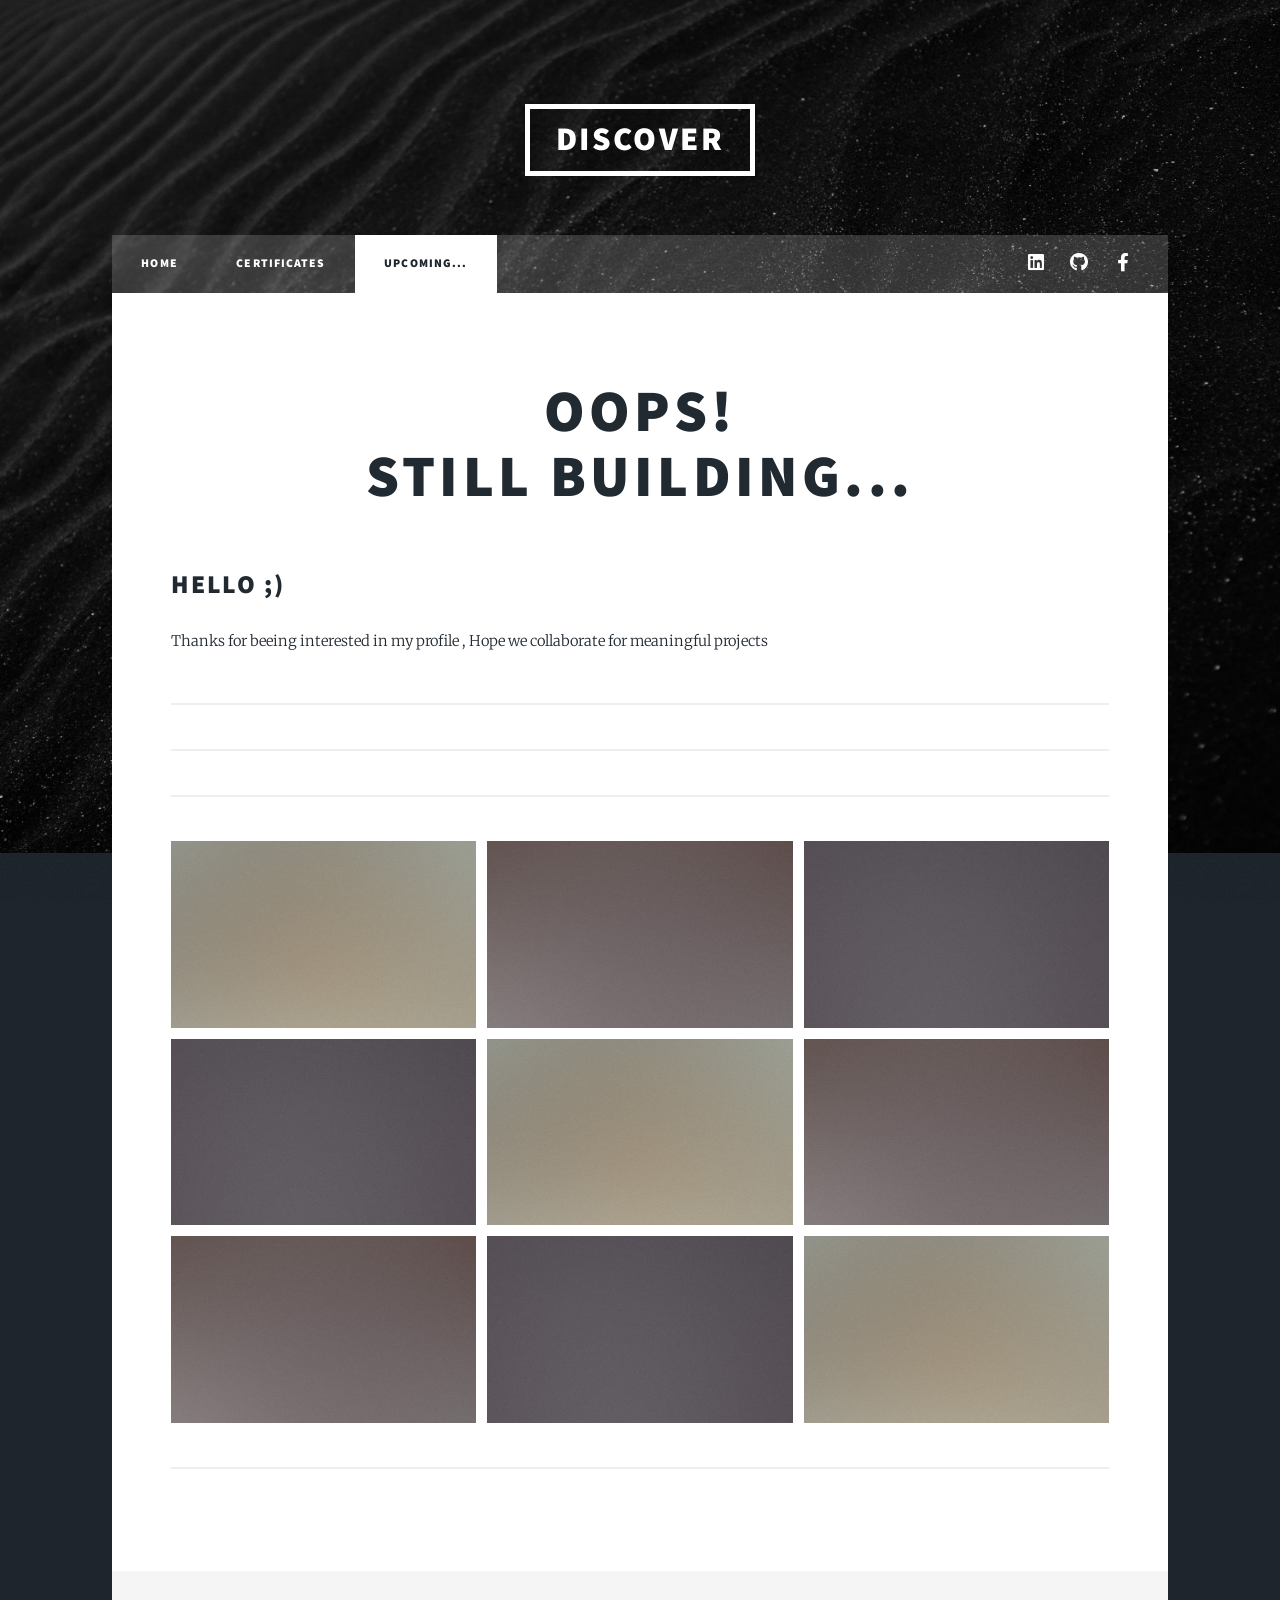
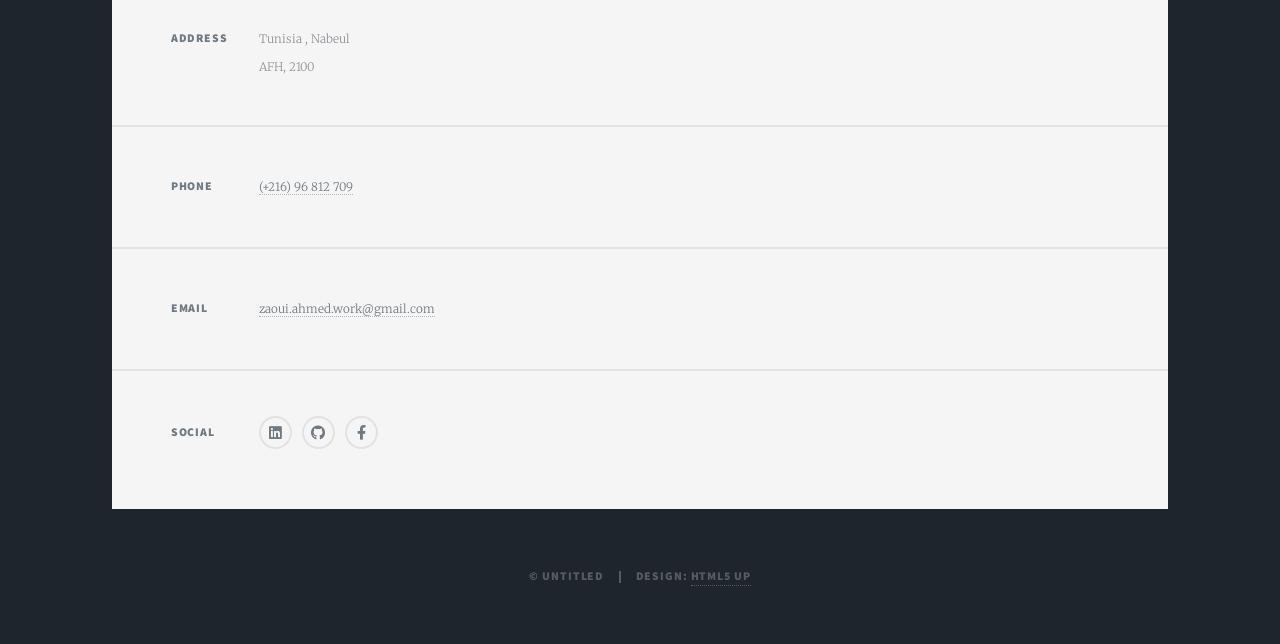
<file: upcoming.html>
<!DOCTYPE HTML>
<!--
	Massively by HTML5 UP
	html5up.net | @ajlkn
	Free for personal and commercial use under the CCA 3.0 license (html5up.net/license)
-->
<html>
	<head>
		<title>Zaoui Ahmed | Portfolio</title>
		<meta charset="utf-8" />
		<meta name="viewport" content="width=device-width, initial-scale=1, user-scalable=no" />
		<link rel="stylesheet" href="assets/css/main.css" />
		<noscript><link rel="stylesheet" href="assets/css/noscript.css" /></noscript>
	</head>
	<body class="is-preload">

		<!-- Wrapper -->
			<div id="wrapper">

				<!-- Header -->
					<header id="header">
						<a href="index.html" class="logo" onclick="event.preventDefault()" >discover</a>
					</header>

				<!-- Nav -->
					<nav id="nav">
						<ul class="links">
							<li><a href="index.html">Home</a></li>
							<li><a href="certificates.html">Certificates</a></li>
							<li class="active"><a href="upcoming.html">Upcoming...</a></li>
						</ul>
						<ul class="icons">
							<li><a href="https://www.linkedin.com/in/zaoui-ahmed/" target="_blank" class="icon brands fa-linkedin"><span class="label">LinkedIn</span></a></li>
							<li><a href="https://github.com/zaouiahmedwork-collab" target="_blank" class="icon brands fa-github"><span class="label">GitHub</span></a></li>
							<li><a href="https://www.facebook.com/ahmed.za.932844/" target="_blank" class="icon brands fa-facebook-f"><span class="label">Facebook</span></a></li>
						</ul>
					</nav>

				<!-- Main -->
					<div id="main">

						<!-- Post -->
							<section class="post">
								<header class="major">
									<h1>Oops!<br />
									Still building...</h1>
								</header>

								<!-- Text stuff -->
									<h2>hello ;)</h2>
									<p>
										Thanks for beeing interested in my profile , Hope we collaborate for meaningful projects
									</p>
									<hr />
									<hr />
									<hr />

								
								<!-- Image -->


									<div class="box alt">
										<div class="row gtr-50 gtr-uniform">
											<div class="col-4"><span class="image fit"><img src="images/pic02.jpg" alt="" /></span></div>
											<div class="col-4"><span class="image fit"><img src="images/pic03.jpg" alt="" /></span></div>
											<div class="col-4"><span class="image fit"><img src="images/pic04.jpg" alt="" /></span></div>
											<!-- Break -->
											<div class="col-4"><span class="image fit"><img src="images/pic04.jpg" alt="" /></span></div>
											<div class="col-4"><span class="image fit"><img src="images/pic02.jpg" alt="" /></span></div>
											<div class="col-4"><span class="image fit"><img src="images/pic03.jpg" alt="" /></span></div>
											<!-- Break -->
											<div class="col-4"><span class="image fit"><img src="images/pic03.jpg" alt="" /></span></div>
											<div class="col-4"><span class="image fit"><img src="images/pic04.jpg" alt="" /></span></div>
											<div class="col-4"><span class="image fit"><img src="images/pic02.jpg" alt="" /></span></div>
										</div>
									</div>

									
									<hr />

								


							</section>

					</div>

				<!-- Footer -->
					<footer id="footer">

						<section class="split contact">
							<section class="alt">
								<h3>Address</h3>
								<p>Tunisia , Nabeul<br />
								AFH, 2100</p>
							</section>
							<section>
								<h3>Phone</h3>
								<p><a href="#" onclick="event.preventDefault()">(+216) 96 812 709</a></p>
							</section>
							<section>
								<h3>Email</h3>
								<p><a href="#" onclick="event.preventDefault()">zaoui.ahmed.work@gmail.com</a></p>
							</section>
							<section>
								<h3>Social</h3>
								<ul class="icons alt">
									<li><a href="https://www.linkedin.com/in/zaoui-ahmed/" target="_blank" class="icon brands fa-linkedin"><span class="label">LinkedIn</span></a></li>
									<li><a href="https://github.com/zaouiahmedwork-collab" target="_blank" class="icon brands fa-github"><span class="label">GitHub</span></a></li>
									<li><a href="https://www.facebook.com/ahmed.za.932844/" target="_blank" class="icon brands fa-facebook-f"><span class="label">Facebook</span></a></li>
								</ul>
							</section>
						</section>
					</footer>

				<!-- Copyright -->
					<div id="copyright">
						<ul><li>&copy; Untitled</li><li>Design: <a href="https://html5up.net">HTML5 UP</a></li></ul>
					</div>

			</div>

		<!-- Scripts -->
			<script src="assets/js/jquery.min.js"></script>
			<script src="assets/js/jquery.scrollex.min.js"></script>
			<script src="assets/js/jquery.scrolly.min.js"></script>
			<script src="assets/js/browser.min.js"></script>
			<script src="assets/js/breakpoints.min.js"></script>
			<script src="assets/js/util.js"></script>
			<script src="assets/js/main.js"></script>

	</body>
</html>
</file>
<file: assets/css/main.css>
@import url(fontawesome-all.min.css);
@import url("https://fonts.googleapis.com/css?family=Merriweather:300,700,300italic,700italic|Source+Sans+Pro:900");

/*
	Massively by HTML5 UP
	html5up.net | @ajlkn
	Free for personal and commercial use under the CCA 3.0 license (html5up.net/license)
*/

html, body, div, span, applet, object,
iframe, h1, h2, h3, h4, h5, h6, p, blockquote,
pre, a, abbr, acronym, address, big, cite,
code, del, dfn, em, img, ins, kbd, q, s, samp,
small, strike, strong, sub, sup, tt, var, b,
u, i, center, dl, dt, dd, ol, ul, li, fieldset,
form, label, legend, table, caption, tbody,
tfoot, thead, tr, th, td, article, aside,
canvas, details, embed, figure, figcaption,
footer, header, hgroup, menu, nav, output, ruby,
section, summary, time, mark, audio, video {
	margin: 0;
	padding: 0;
	border: 0;
	font-size: 100%;
	font: inherit;
	vertical-align: baseline;}

article, aside, details, figcaption, figure,
footer, header, hgroup, menu, nav, section {
	display: block;}

body {
	line-height: 1;
}

ol, ul {
	list-style: none;
}

blockquote, q {
	quotes: none;
}

	blockquote:before, blockquote:after, q:before, q:after {
		content: '';
		content: none;
	}

table {
	border-collapse: collapse;
	border-spacing: 0;
}

body {
	-webkit-text-size-adjust: none;
}

mark {
	background-color: transparent;
	color: inherit;
}

input::-moz-focus-inner {
	border: 0;
	padding: 0;
}

input, select, textarea {
	-moz-appearance: none;
	-webkit-appearance: none;
	-ms-appearance: none;
	appearance: none;
}

/* Basic */

	@-ms-viewport {
		width: device-width;
	}

	body {
		-ms-overflow-style: scrollbar;
	}

	@media screen and (max-width: 480px) {

		html, body {
			min-width: 320px;
		}

	}

	html {
		box-sizing: border-box;
	}

	*, *:before, *:after {
		box-sizing: inherit;
	}

	body {
		background-color: #1e252d;
	}

		body.is-preload *, body.is-preload *:before, body.is-preload *:after {
			-moz-animation: none !important;
			-webkit-animation: none !important;
			-ms-animation: none !important;
			animation: none !important;
			-moz-transition: none !important;
			-webkit-transition: none !important;
			-ms-transition: none !important;
			transition: none !important;
		}

/* Type */

	html {
		font-size: 16pt;
	}

		@media screen and (max-width: 1680px) {

			html {
				font-size: 12pt;
			}

		}

		@media screen and (max-width: 1280px) {

			html {
				font-size: 11pt;
			}

		}

		@media screen and (max-width: 360px) {

			html {
				font-size: 10pt;
			}

		}

	body {
		color: #212931;
	}

	body, input, select, textarea {
		font-family: "Merriweather", Georgia, serif;
		font-weight: 300;
		font-size: 1rem;
		line-height: 2.375;
	}

	a {
		-moz-transition: color 0.2s ease-in-out, background-color 0.2s ease-in-out, border-color 0.2s ease-in-out, box-shadow 0.2s ease-in-out;
		-webkit-transition: color 0.2s ease-in-out, background-color 0.2s ease-in-out, border-color 0.2s ease-in-out, box-shadow 0.2s ease-in-out;
		-ms-transition: color 0.2s ease-in-out, background-color 0.2s ease-in-out, border-color 0.2s ease-in-out, box-shadow 0.2s ease-in-out;
		transition: color 0.2s ease-in-out, background-color 0.2s ease-in-out, border-color 0.2s ease-in-out, box-shadow 0.2s ease-in-out;
		border-bottom: dotted 1px;
		text-decoration: none;
	}

		a:hover {
			border-bottom-color: transparent;
		}

	strong, b {
		font-weight: 600;
	}

	em, i {
		font-style: italic;
	}

	p {
		text-align: justify;
		margin: 0 0 2rem 0;
	}

	h1, h2, h3, h4, h5, h6 {
		font-family: "Source Sans Pro", Helvetica, sans-serif;
		font-weight: 900;
		line-height: 1.5;
		letter-spacing: 0.075em;
		text-transform: uppercase;
		margin: 0 0 1rem 0;
	}

		h1 a, h2 a, h3 a, h4 a, h5 a, h6 a {
			border-bottom: 0;
			color: inherit;
			text-decoration: none;
		}

	h1 {
		font-size: 4rem;
		line-height: 1.1;
		margin: 0 0 2rem 0;
	}

	h2 {
		font-size: 1.75rem;
		line-height: 1.3;
		margin: 0 0 1.5rem 0;
	}

	h3 {
		font-size: 1.25rem;
		margin: 0 0 1.5rem 0;
	}

	h4 {
		font-size: 1rem;
	}

	h5 {
		font-size: 0.9rem;
	}

	h6 {
		font-size: 0.8rem;
	}

	sub {
		font-size: 0.8rem;
		position: relative;
		top: 0.5rem;
	}

	sup {
		font-size: 0.8rem;
		position: relative;
		top: -0.5rem;
	}

	blockquote {
		border-left: solid 4px;
		font-style: italic;
		margin: 0 0 2rem 0;
		padding: 0.5rem 0 0.5rem 2rem;
	}

	code {
		border: solid 2px;
		font-family: "Courier New", monospace;
		font-size: 0.9rem;
		margin: 0 0.25rem;
		padding: 0.25rem 0.65rem;
	}

	pre {
		-webkit-overflow-scrolling: touch;
		font-family: "Courier New", monospace;
		font-size: 0.9rem;
		margin: 0 0 2rem 0;
	}

		pre code {
			display: block;
			line-height: 1.75;
			padding: 1rem 1.5rem;
			overflow-x: auto;
		}

	hr {
		border: 0;
		border-bottom: solid 2px;
		margin: 3rem 0;
	}

		hr.major {
			margin: 5rem 0;
		}

	.align-left {
		text-align: left;
	}

	.align-center {
		text-align: center;
	}

	.align-right {
		text-align: right;
	}

	input, select, textarea {
		color: #212931;
	}

	a {
		color: #212931;
		border-bottom-color: rgba(33, 41, 49, 0.5);
	}

		a:hover {
			border-bottom-color: transparent;
			color: #18bfef !important;
		}

	strong, b {
		color: #212931;
	}

	h1, h2, h3, h4, h5, h6 {
		color: #212931;
	}

	blockquote {
		border-left-color: #eeeeee;
	}

	code {
		background: rgba(220, 220, 220, 0.25);
		border-color: #eeeeee;
	}

	hr {
		border-bottom-color: #eeeeee;
	}

/* Row */

	.row {
		display: flex;
		flex-wrap: wrap;
		box-sizing: border-box;
		align-items: stretch;
	}

		.row > * {
			box-sizing: border-box;
		}

		.row.gtr-uniform > * > :last-child {
			margin-bottom: 0;
		}

		.row.aln-left {
			justify-content: flex-start;
		}

		.row.aln-center {
			justify-content: center;
		}

		.row.aln-right {
			justify-content: flex-end;
		}

		.row.aln-top {
			align-items: flex-start;
		}

		.row.aln-middle {
			align-items: center;
		}

		.row.aln-bottom {
			align-items: flex-end;
		}

		.row > .imp {
			order: -1;
		}

		.row > .col-1 {
			width: 8.33333%;
		}

		.row > .off-1 {
			margin-left: 8.33333%;
		}

		.row > .col-2 {
			width: 16.66667%;
		}

		.row > .off-2 {
			margin-left: 16.66667%;
		}

		.row > .col-3 {
			width: 25%;
		}

		.row > .off-3 {
			margin-left: 25%;
		}

		.row > .col-4 {
			width: 33.33333%;
		}

		.row > .off-4 {
			margin-left: 33.33333%;
		}

		.row > .col-5 {
			width: 41.66667%;
		}

		.row > .off-5 {
			margin-left: 41.66667%;
		}

		.row > .col-6 {
			width: 50%;
		}

		.row > .off-6 {
			margin-left: 50%;
		}

		.row > .col-7 {
			width: 58.33333%;
		}

		.row > .off-7 {
			margin-left: 58.33333%;
		}

		.row > .col-8 {
			width: 66.66667%;
		}

		.row > .off-8 {
			margin-left: 66.66667%;
		}

		.row > .col-9 {
			width: 75%;
		}

		.row > .off-9 {
			margin-left: 75%;
		}

		.row > .col-10 {
			width: 83.33333%;
		}

		.row > .off-10 {
			margin-left: 83.33333%;
		}

		.row > .col-11 {
			width: 91.66667%;
		}

		.row > .off-11 {
			margin-left: 91.66667%;
		}

		.row > .col-12 {
			width: 100%;
		}

		.row > .off-12 {
			margin-left: 100%;
		}

		.row.gtr-0 {
			margin-top: 0;
			margin-left: 0rem;
		}

			.row.gtr-0 > * {
				padding: 0 0 0 0rem;
			}

			.row.gtr-0.gtr-uniform {
				margin-top: 0rem;
			}

				.row.gtr-0.gtr-uniform > * {
					padding-top: 0rem;
				}

		.row.gtr-25 {
			margin-top: 0;
			margin-left: -0.375rem;
		}

			.row.gtr-25 > * {
				padding: 0 0 0 0.375rem;
			}

			.row.gtr-25.gtr-uniform {
				margin-top: -0.375rem;
			}

				.row.gtr-25.gtr-uniform > * {
					padding-top: 0.375rem;
				}

		.row.gtr-50 {
			margin-top: 0;
			margin-left: -0.75rem;
		}

			.row.gtr-50 > * {
				padding: 0 0 0 0.75rem;
			}

			.row.gtr-50.gtr-uniform {
				margin-top: -0.75rem;
			}

				.row.gtr-50.gtr-uniform > * {
					padding-top: 0.75rem;
				}

		.row {
			margin-top: 0;
			margin-left: -1.5rem;
		}

			.row > * {
				padding: 0 0 0 1.5rem;
			}

			.row.gtr-uniform {
				margin-top: -1.5rem;
			}

				.row.gtr-uniform > * {
					padding-top: 1.5rem;
				}

		.row.gtr-150 {
			margin-top: 0;
			margin-left: -2.25rem;
		}

			.row.gtr-150 > * {
				padding: 0 0 0 2.25rem;
			}

			.row.gtr-150.gtr-uniform {
				margin-top: -2.25rem;
			}

				.row.gtr-150.gtr-uniform > * {
					padding-top: 2.25rem;
				}

		.row.gtr-200 {
			margin-top: 0;
			margin-left: -3rem;
		}

			.row.gtr-200 > * {
				padding: 0 0 0 3rem;
			}

			.row.gtr-200.gtr-uniform {
				margin-top: -3rem;
			}

				.row.gtr-200.gtr-uniform > * {
					padding-top: 3rem;
				}

		@media screen and (max-width: 1680px) {

			.row {
				display: flex;
				flex-wrap: wrap;
				box-sizing: border-box;
				align-items: stretch;
			}

				.row > * {
					box-sizing: border-box;
				}

				.row.gtr-uniform > * > :last-child {
					margin-bottom: 0;
				}

				.row.aln-left {
					justify-content: flex-start;
				}

				.row.aln-center {
					justify-content: center;
				}

				.row.aln-right {
					justify-content: flex-end;
				}

				.row.aln-top {
					align-items: flex-start;
				}

				.row.aln-middle {
					align-items: center;
				}

				.row.aln-bottom {
					align-items: flex-end;
				}

				.row > .imp-xlarge {
					order: -1;
				}

				.row > .col-1-xlarge {
					width: 8.33333%;
				}

				.row > .off-1-xlarge {
					margin-left: 8.33333%;
				}

				.row > .col-2-xlarge {
					width: 16.66667%;
				}

				.row > .off-2-xlarge {
					margin-left: 16.66667%;
				}

				.row > .col-3-xlarge {
					width: 25%;
				}

				.row > .off-3-xlarge {
					margin-left: 25%;
				}

				.row > .col-4-xlarge {
					width: 33.33333%;
				}

				.row > .off-4-xlarge {
					margin-left: 33.33333%;
				}

				.row > .col-5-xlarge {
					width: 41.66667%;
				}

				.row > .off-5-xlarge {
					margin-left: 41.66667%;
				}

				.row > .col-6-xlarge {
					width: 50%;
				}

				.row > .off-6-xlarge {
					margin-left: 50%;
				}

				.row > .col-7-xlarge {
					width: 58.33333%;
				}

				.row > .off-7-xlarge {
					margin-left: 58.33333%;
				}

				.row > .col-8-xlarge {
					width: 66.66667%;
				}

				.row > .off-8-xlarge {
					margin-left: 66.66667%;
				}

				.row > .col-9-xlarge {
					width: 75%;
				}

				.row > .off-9-xlarge {
					margin-left: 75%;
				}

				.row > .col-10-xlarge {
					width: 83.33333%;
				}

				.row > .off-10-xlarge {
					margin-left: 83.33333%;
				}

				.row > .col-11-xlarge {
					width: 91.66667%;
				}

				.row > .off-11-xlarge {
					margin-left: 91.66667%;
				}

				.row > .col-12-xlarge {
					width: 100%;
				}

				.row > .off-12-xlarge {
					margin-left: 100%;
				}

				.row.gtr-0 {
					margin-top: 0;
					margin-left: 0rem;
				}

					.row.gtr-0 > * {
						padding: 0 0 0 0rem;
					}

					.row.gtr-0.gtr-uniform {
						margin-top: 0rem;
					}

						.row.gtr-0.gtr-uniform > * {
							padding-top: 0rem;
						}

				.row.gtr-25 {
					margin-top: 0;
					margin-left: -0.375rem;
				}

					.row.gtr-25 > * {
						padding: 0 0 0 0.375rem;
					}

					.row.gtr-25.gtr-uniform {
						margin-top: -0.375rem;
					}

						.row.gtr-25.gtr-uniform > * {
							padding-top: 0.375rem;
						}

				.row.gtr-50 {
					margin-top: 0;
					margin-left: -0.75rem;
				}

					.row.gtr-50 > * {
						padding: 0 0 0 0.75rem;
					}

					.row.gtr-50.gtr-uniform {
						margin-top: -0.75rem;
					}

						.row.gtr-50.gtr-uniform > * {
							padding-top: 0.75rem;
						}

				.row {
					margin-top: 0;
					margin-left: -1.5rem;
				}

					.row > * {
						padding: 0 0 0 1.5rem;
					}

					.row.gtr-uniform {
						margin-top: -1.5rem;
					}

						.row.gtr-uniform > * {
							padding-top: 1.5rem;
						}

				.row.gtr-150 {
					margin-top: 0;
					margin-left: -2.25rem;
				}

					.row.gtr-150 > * {
						padding: 0 0 0 2.25rem;
					}

					.row.gtr-150.gtr-uniform {
						margin-top: -2.25rem;
					}

						.row.gtr-150.gtr-uniform > * {
							padding-top: 2.25rem;
						}

				.row.gtr-200 {
					margin-top: 0;
					margin-left: -3rem;
				}

					.row.gtr-200 > * {
						padding: 0 0 0 3rem;
					}

					.row.gtr-200.gtr-uniform {
						margin-top: -3rem;
					}

						.row.gtr-200.gtr-uniform > * {
							padding-top: 3rem;
						}

		}

		@media screen and (max-width: 1280px) {

			.row {
				display: flex;
				flex-wrap: wrap;
				box-sizing: border-box;
				align-items: stretch;
			}

				.row > * {
					box-sizing: border-box;
				}

				.row.gtr-uniform > * > :last-child {
					margin-bottom: 0;
				}

				.row.aln-left {
					justify-content: flex-start;
				}

				.row.aln-center {
					justify-content: center;
				}

				.row.aln-right {
					justify-content: flex-end;
				}

				.row.aln-top {
					align-items: flex-start;
				}

				.row.aln-middle {
					align-items: center;
				}

				.row.aln-bottom {
					align-items: flex-end;
				}

				.row > .imp-large {
					order: -1;
				}

				.row > .col-1-large {
					width: 8.33333%;
				}

				.row > .off-1-large {
					margin-left: 8.33333%;
				}

				.row > .col-2-large {
					width: 16.66667%;
				}

				.row > .off-2-large {
					margin-left: 16.66667%;
				}

				.row > .col-3-large {
					width: 25%;
				}

				.row > .off-3-large {
					margin-left: 25%;
				}

				.row > .col-4-large {
					width: 33.33333%;
				}

				.row > .off-4-large {
					margin-left: 33.33333%;
				}

				.row > .col-5-large {
					width: 41.66667%;
				}

				.row > .off-5-large {
					margin-left: 41.66667%;
				}

				.row > .col-6-large {
					width: 50%;
				}

				.row > .off-6-large {
					margin-left: 50%;
				}

				.row > .col-7-large {
					width: 58.33333%;
				}

				.row > .off-7-large {
					margin-left: 58.33333%;
				}

				.row > .col-8-large {
					width: 66.66667%;
				}

				.row > .off-8-large {
					margin-left: 66.66667%;
				}

				.row > .col-9-large {
					width: 75%;
				}

				.row > .off-9-large {
					margin-left: 75%;
				}

				.row > .col-10-large {
					width: 83.33333%;
				}

				.row > .off-10-large {
					margin-left: 83.33333%;
				}

				.row > .col-11-large {
					width: 91.66667%;
				}

				.row > .off-11-large {
					margin-left: 91.66667%;
				}

				.row > .col-12-large {
					width: 100%;
				}

				.row > .off-12-large {
					margin-left: 100%;
				}

				.row.gtr-0 {
					margin-top: 0;
					margin-left: 0rem;
				}

					.row.gtr-0 > * {
						padding: 0 0 0 0rem;
					}

					.row.gtr-0.gtr-uniform {
						margin-top: 0rem;
					}

						.row.gtr-0.gtr-uniform > * {
							padding-top: 0rem;
						}

				.row.gtr-25 {
					margin-top: 0;
					margin-left: -0.375rem;
				}

					.row.gtr-25 > * {
						padding: 0 0 0 0.375rem;
					}

					.row.gtr-25.gtr-uniform {
						margin-top: -0.375rem;
					}

						.row.gtr-25.gtr-uniform > * {
							padding-top: 0.375rem;
						}

				.row.gtr-50 {
					margin-top: 0;
					margin-left: -0.75rem;
				}

					.row.gtr-50 > * {
						padding: 0 0 0 0.75rem;
					}

					.row.gtr-50.gtr-uniform {
						margin-top: -0.75rem;
					}

						.row.gtr-50.gtr-uniform > * {
							padding-top: 0.75rem;
						}

				.row {
					margin-top: 0;
					margin-left: -1.5rem;
				}

					.row > * {
						padding: 0 0 0 1.5rem;
					}

					.row.gtr-uniform {
						margin-top: -1.5rem;
					}

						.row.gtr-uniform > * {
							padding-top: 1.5rem;
						}

				.row.gtr-150 {
					margin-top: 0;
					margin-left: -2.25rem;
				}

					.row.gtr-150 > * {
						padding: 0 0 0 2.25rem;
					}

					.row.gtr-150.gtr-uniform {
						margin-top: -2.25rem;
					}

						.row.gtr-150.gtr-uniform > * {
							padding-top: 2.25rem;
						}

				.row.gtr-200 {
					margin-top: 0;
					margin-left: -3rem;
				}

					.row.gtr-200 > * {
						padding: 0 0 0 3rem;
					}

					.row.gtr-200.gtr-uniform {
						margin-top: -3rem;
					}

						.row.gtr-200.gtr-uniform > * {
							padding-top: 3rem;
						}

		}

		@media screen and (max-width: 980px) {

			.row {
				display: flex;
				flex-wrap: wrap;
				box-sizing: border-box;
				align-items: stretch;
			}

				.row > * {
					box-sizing: border-box;
				}

				.row.gtr-uniform > * > :last-child {
					margin-bottom: 0;
				}

				.row.aln-left {
					justify-content: flex-start;
				}

				.row.aln-center {
					justify-content: center;
				}

				.row.aln-right {
					justify-content: flex-end;
				}

				.row.aln-top {
					align-items: flex-start;
				}

				.row.aln-middle {
					align-items: center;
				}

				.row.aln-bottom {
					align-items: flex-end;
				}

				.row > .imp-medium {
					order: -1;
				}

				.row > .col-1-medium {
					width: 8.33333%;
				}

				.row > .off-1-medium {
					margin-left: 8.33333%;
				}

				.row > .col-2-medium {
					width: 16.66667%;
				}

				.row > .off-2-medium {
					margin-left: 16.66667%;
				}

				.row > .col-3-medium {
					width: 25%;
				}

				.row > .off-3-medium {
					margin-left: 25%;
				}

				.row > .col-4-medium {
					width: 33.33333%;
				}

				.row > .off-4-medium {
					margin-left: 33.33333%;
				}

				.row > .col-5-medium {
					width: 41.66667%;
				}

				.row > .off-5-medium {
					margin-left: 41.66667%;
				}

				.row > .col-6-medium {
					width: 50%;
				}

				.row > .off-6-medium {
					margin-left: 50%;
				}

				.row > .col-7-medium {
					width: 58.33333%;
				}

				.row > .off-7-medium {
					margin-left: 58.33333%;
				}

				.row > .col-8-medium {
					width: 66.66667%;
				}

				.row > .off-8-medium {
					margin-left: 66.66667%;
				}

				.row > .col-9-medium {
					width: 75%;
				}

				.row > .off-9-medium {
					margin-left: 75%;
				}

				.row > .col-10-medium {
					width: 83.33333%;
				}

				.row > .off-10-medium {
					margin-left: 83.33333%;
				}

				.row > .col-11-medium {
					width: 91.66667%;
				}

				.row > .off-11-medium {
					margin-left: 91.66667%;
				}

				.row > .col-12-medium {
					width: 100%;
				}

				.row > .off-12-medium {
					margin-left: 100%;
				}

				.row.gtr-0 {
					margin-top: 0;
					margin-left: 0rem;
				}

					.row.gtr-0 > * {
						padding: 0 0 0 0rem;
					}

					.row.gtr-0.gtr-uniform {
						margin-top: 0rem;
					}

						.row.gtr-0.gtr-uniform > * {
							padding-top: 0rem;
						}

				.row.gtr-25 {
					margin-top: 0;
					margin-left: -0.375rem;
				}

					.row.gtr-25 > * {
						padding: 0 0 0 0.375rem;
					}

					.row.gtr-25.gtr-uniform {
						margin-top: -0.375rem;
					}

						.row.gtr-25.gtr-uniform > * {
							padding-top: 0.375rem;
						}

				.row.gtr-50 {
					margin-top: 0;
					margin-left: -0.75rem;
				}

					.row.gtr-50 > * {
						padding: 0 0 0 0.75rem;
					}

					.row.gtr-50.gtr-uniform {
						margin-top: -0.75rem;
					}

						.row.gtr-50.gtr-uniform > * {
							padding-top: 0.75rem;
						}

				.row {
					margin-top: 0;
					margin-left: -1.5rem;
				}

					.row > * {
						padding: 0 0 0 1.5rem;
					}

					.row.gtr-uniform {
						margin-top: -1.5rem;
					}

						.row.gtr-uniform > * {
							padding-top: 1.5rem;
						}

				.row.gtr-150 {
					margin-top: 0;
					margin-left: -2.25rem;
				}

					.row.gtr-150 > * {
						padding: 0 0 0 2.25rem;
					}

					.row.gtr-150.gtr-uniform {
						margin-top: -2.25rem;
					}

						.row.gtr-150.gtr-uniform > * {
							padding-top: 2.25rem;
						}

				.row.gtr-200 {
					margin-top: 0;
					margin-left: -3rem;
				}

					.row.gtr-200 > * {
						padding: 0 0 0 3rem;
					}

					.row.gtr-200.gtr-uniform {
						margin-top: -3rem;
					}

						.row.gtr-200.gtr-uniform > * {
							padding-top: 3rem;
						}

		}

		@media screen and (max-width: 736px) {

			.row {
				display: flex;
				flex-wrap: wrap;
				box-sizing: border-box;
				align-items: stretch;
			}

				.row > * {
					box-sizing: border-box;
				}

				.row.gtr-uniform > * > :last-child {
					margin-bottom: 0;
				}

				.row.aln-left {
					justify-content: flex-start;
				}

				.row.aln-center {
					justify-content: center;
				}

				.row.aln-right {
					justify-content: flex-end;
				}

				.row.aln-top {
					align-items: flex-start;
				}

				.row.aln-middle {
					align-items: center;
				}

				.row.aln-bottom {
					align-items: flex-end;
				}

				.row > .imp-small {
					order: -1;
				}

				.row > .col-1-small {
					width: 8.33333%;
				}

				.row > .off-1-small {
					margin-left: 8.33333%;
				}

				.row > .col-2-small {
					width: 16.66667%;
				}

				.row > .off-2-small {
					margin-left: 16.66667%;
				}

				.row > .col-3-small {
					width: 25%;
				}

				.row > .off-3-small {
					margin-left: 25%;
				}

				.row > .col-4-small {
					width: 33.33333%;
				}

				.row > .off-4-small {
					margin-left: 33.33333%;
				}

				.row > .col-5-small {
					width: 41.66667%;
				}

				.row > .off-5-small {
					margin-left: 41.66667%;
				}

				.row > .col-6-small {
					width: 50%;
				}

				.row > .off-6-small {
					margin-left: 50%;
				}

				.row > .col-7-small {
					width: 58.33333%;
				}

				.row > .off-7-small {
					margin-left: 58.33333%;
				}

				.row > .col-8-small {
					width: 66.66667%;
				}

				.row > .off-8-small {
					margin-left: 66.66667%;
				}

				.row > .col-9-small {
					width: 75%;
				}

				.row > .off-9-small {
					margin-left: 75%;
				}

				.row > .col-10-small {
					width: 83.33333%;
				}

				.row > .off-10-small {
					margin-left: 83.33333%;
				}

				.row > .col-11-small {
					width: 91.66667%;
				}

				.row > .off-11-small {
					margin-left: 91.66667%;
				}

				.row > .col-12-small {
					width: 100%;
				}

				.row > .off-12-small {
					margin-left: 100%;
				}

				.row.gtr-0 {
					margin-top: 0;
					margin-left: 0rem;
				}

					.row.gtr-0 > * {
						padding: 0 0 0 0rem;
					}

					.row.gtr-0.gtr-uniform {
						margin-top: 0rem;
					}

						.row.gtr-0.gtr-uniform > * {
							padding-top: 0rem;
						}

				.row.gtr-25 {
					margin-top: 0;
					margin-left: -0.375rem;
				}

					.row.gtr-25 > * {
						padding: 0 0 0 0.375rem;
					}

					.row.gtr-25.gtr-uniform {
						margin-top: -0.375rem;
					}

						.row.gtr-25.gtr-uniform > * {
							padding-top: 0.375rem;
						}

				.row.gtr-50 {
					margin-top: 0;
					margin-left: -0.75rem;
				}

					.row.gtr-50 > * {
						padding: 0 0 0 0.75rem;
					}

					.row.gtr-50.gtr-uniform {
						margin-top: -0.75rem;
					}

						.row.gtr-50.gtr-uniform > * {
							padding-top: 0.75rem;
						}

				.row {
					margin-top: 0;
					margin-left: -1.5rem;
				}

					.row > * {
						padding: 0 0 0 1.5rem;
					}

					.row.gtr-uniform {
						margin-top: -1.5rem;
					}

						.row.gtr-uniform > * {
							padding-top: 1.5rem;
						}

				.row.gtr-150 {
					margin-top: 0;
					margin-left: -2.25rem;
				}

					.row.gtr-150 > * {
						padding: 0 0 0 2.25rem;
					}

					.row.gtr-150.gtr-uniform {
						margin-top: -2.25rem;
					}

						.row.gtr-150.gtr-uniform > * {
							padding-top: 2.25rem;
						}

				.row.gtr-200 {
					margin-top: 0;
					margin-left: -3rem;
				}

					.row.gtr-200 > * {
						padding: 0 0 0 3rem;
					}

					.row.gtr-200.gtr-uniform {
						margin-top: -3rem;
					}

						.row.gtr-200.gtr-uniform > * {
							padding-top: 3rem;
						}

		}

		@media screen and (max-width: 480px) {

			.row {
				display: flex;
				flex-wrap: wrap;
				box-sizing: border-box;
				align-items: stretch;
			}

				.row > * {
					box-sizing: border-box;
				}

				.row.gtr-uniform > * > :last-child {
					margin-bottom: 0;
				}

				.row.aln-left {
					justify-content: flex-start;
				}

				.row.aln-center {
					justify-content: center;
				}

				.row.aln-right {
					justify-content: flex-end;
				}

				.row.aln-top {
					align-items: flex-start;
				}

				.row.aln-middle {
					align-items: center;
				}

				.row.aln-bottom {
					align-items: flex-end;
				}

				.row > .imp-xsmall {
					order: -1;
				}

				.row > .col-1-xsmall {
					width: 8.33333%;
				}

				.row > .off-1-xsmall {
					margin-left: 8.33333%;
				}

				.row > .col-2-xsmall {
					width: 16.66667%;
				}

				.row > .off-2-xsmall {
					margin-left: 16.66667%;
				}

				.row > .col-3-xsmall {
					width: 25%;
				}

				.row > .off-3-xsmall {
					margin-left: 25%;
				}

				.row > .col-4-xsmall {
					width: 33.33333%;
				}

				.row > .off-4-xsmall {
					margin-left: 33.33333%;
				}

				.row > .col-5-xsmall {
					width: 41.66667%;
				}

				.row > .off-5-xsmall {
					margin-left: 41.66667%;
				}

				.row > .col-6-xsmall {
					width: 50%;
				}

				.row > .off-6-xsmall {
					margin-left: 50%;
				}

				.row > .col-7-xsmall {
					width: 58.33333%;
				}

				.row > .off-7-xsmall {
					margin-left: 58.33333%;
				}

				.row > .col-8-xsmall {
					width: 66.66667%;
				}

				.row > .off-8-xsmall {
					margin-left: 66.66667%;
				}

				.row > .col-9-xsmall {
					width: 75%;
				}

				.row > .off-9-xsmall {
					margin-left: 75%;
				}

				.row > .col-10-xsmall {
					width: 83.33333%;
				}

				.row > .off-10-xsmall {
					margin-left: 83.33333%;
				}

				.row > .col-11-xsmall {
					width: 91.66667%;
				}

				.row > .off-11-xsmall {
					margin-left: 91.66667%;
				}

				.row > .col-12-xsmall {
					width: 100%;
				}

				.row > .off-12-xsmall {
					margin-left: 100%;
				}

				.row.gtr-0 {
					margin-top: 0;
					margin-left: 0rem;
				}

					.row.gtr-0 > * {
						padding: 0 0 0 0rem;
					}

					.row.gtr-0.gtr-uniform {
						margin-top: 0rem;
					}

						.row.gtr-0.gtr-uniform > * {
							padding-top: 0rem;
						}

				.row.gtr-25 {
					margin-top: 0;
					margin-left: -0.375rem;
				}

					.row.gtr-25 > * {
						padding: 0 0 0 0.375rem;
					}

					.row.gtr-25.gtr-uniform {
						margin-top: -0.375rem;
					}

						.row.gtr-25.gtr-uniform > * {
							padding-top: 0.375rem;
						}

				.row.gtr-50 {
					margin-top: 0;
					margin-left: -0.75rem;
				}

					.row.gtr-50 > * {
						padding: 0 0 0 0.75rem;
					}

					.row.gtr-50.gtr-uniform {
						margin-top: -0.75rem;
					}

						.row.gtr-50.gtr-uniform > * {
							padding-top: 0.75rem;
						}

				.row {
					margin-top: 0;
					margin-left: -1.5rem;
				}

					.row > * {
						padding: 0 0 0 1.5rem;
					}

					.row.gtr-uniform {
						margin-top: -1.5rem;
					}

						.row.gtr-uniform > * {
							padding-top: 1.5rem;
						}

				.row.gtr-150 {
					margin-top: 0;
					margin-left: -2.25rem;
				}

					.row.gtr-150 > * {
						padding: 0 0 0 2.25rem;
					}

					.row.gtr-150.gtr-uniform {
						margin-top: -2.25rem;
					}

						.row.gtr-150.gtr-uniform > * {
							padding-top: 2.25rem;
						}

				.row.gtr-200 {
					margin-top: 0;
					margin-left: -3rem;
				}

					.row.gtr-200 > * {
						padding: 0 0 0 3rem;
					}

					.row.gtr-200.gtr-uniform {
						margin-top: -3rem;
					}

						.row.gtr-200.gtr-uniform > * {
							padding-top: 3rem;
						}

		}

		@media screen and (max-width: 360px) {

			.row {
				display: flex;
				flex-wrap: wrap;
				box-sizing: border-box;
				align-items: stretch;
			}

				.row > * {
					box-sizing: border-box;
				}

				.row.gtr-uniform > * > :last-child {
					margin-bottom: 0;
				}

				.row.aln-left {
					justify-content: flex-start;
				}

				.row.aln-center {
					justify-content: center;
				}

				.row.aln-right {
					justify-content: flex-end;
				}

				.row.aln-top {
					align-items: flex-start;
				}

				.row.aln-middle {
					align-items: center;
				}

				.row.aln-bottom {
					align-items: flex-end;
				}

				.row > .imp-xxsmall {
					order: -1;
				}

				.row > .col-1-xxsmall {
					width: 8.33333%;
				}

				.row > .off-1-xxsmall {
					margin-left: 8.33333%;
				}

				.row > .col-2-xxsmall {
					width: 16.66667%;
				}

				.row > .off-2-xxsmall {
					margin-left: 16.66667%;
				}

				.row > .col-3-xxsmall {
					width: 25%;
				}

				.row > .off-3-xxsmall {
					margin-left: 25%;
				}

				.row > .col-4-xxsmall {
					width: 33.33333%;
				}

				.row > .off-4-xxsmall {
					margin-left: 33.33333%;
				}

				.row > .col-5-xxsmall {
					width: 41.66667%;
				}

				.row > .off-5-xxsmall {
					margin-left: 41.66667%;
				}

				.row > .col-6-xxsmall {
					width: 50%;
				}

				.row > .off-6-xxsmall {
					margin-left: 50%;
				}

				.row > .col-7-xxsmall {
					width: 58.33333%;
				}

				.row > .off-7-xxsmall {
					margin-left: 58.33333%;
				}

				.row > .col-8-xxsmall {
					width: 66.66667%;
				}

				.row > .off-8-xxsmall {
					margin-left: 66.66667%;
				}

				.row > .col-9-xxsmall {
					width: 75%;
				}

				.row > .off-9-xxsmall {
					margin-left: 75%;
				}

				.row > .col-10-xxsmall {
					width: 83.33333%;
				}

				.row > .off-10-xxsmall {
					margin-left: 83.33333%;
				}

				.row > .col-11-xxsmall {
					width: 91.66667%;
				}

				.row > .off-11-xxsmall {
					margin-left: 91.66667%;
				}

				.row > .col-12-xxsmall {
					width: 100%;
				}

				.row > .off-12-xxsmall {
					margin-left: 100%;
				}

				.row.gtr-0 {
					margin-top: 0;
					margin-left: 0rem;
				}

					.row.gtr-0 > * {
						padding: 0 0 0 0rem;
					}

					.row.gtr-0.gtr-uniform {
						margin-top: 0rem;
					}

						.row.gtr-0.gtr-uniform > * {
							padding-top: 0rem;
						}

				.row.gtr-25 {
					margin-top: 0;
					margin-left: -0.375rem;
				}

					.row.gtr-25 > * {
						padding: 0 0 0 0.375rem;
					}

					.row.gtr-25.gtr-uniform {
						margin-top: -0.375rem;
					}

						.row.gtr-25.gtr-uniform > * {
							padding-top: 0.375rem;
						}

				.row.gtr-50 {
					margin-top: 0;
					margin-left: -0.75rem;
				}

					.row.gtr-50 > * {
						padding: 0 0 0 0.75rem;
					}

					.row.gtr-50.gtr-uniform {
						margin-top: -0.75rem;
					}

						.row.gtr-50.gtr-uniform > * {
							padding-top: 0.75rem;
						}

				.row {
					margin-top: 0;
					margin-left: -1.5rem;
				}

					.row > * {
						padding: 0 0 0 1.5rem;
					}

					.row.gtr-uniform {
						margin-top: -1.5rem;
					}

						.row.gtr-uniform > * {
							padding-top: 1.5rem;
						}

				.row.gtr-150 {
					margin-top: 0;
					margin-left: -2.25rem;
				}

					.row.gtr-150 > * {
						padding: 0 0 0 2.25rem;
					}

					.row.gtr-150.gtr-uniform {
						margin-top: -2.25rem;
					}

						.row.gtr-150.gtr-uniform > * {
							padding-top: 2.25rem;
						}

				.row.gtr-200 {
					margin-top: 0;
					margin-left: -3rem;
				}

					.row.gtr-200 > * {
						padding: 0 0 0 3rem;
					}

					.row.gtr-200.gtr-uniform {
						margin-top: -3rem;
					}

						.row.gtr-200.gtr-uniform > * {
							padding-top: 3rem;
						}

		}

/* Box */

	.box {
		border: solid 2px;
		margin-bottom: 2rem;
		padding: 1.5rem;
	}

		.box > :last-child,
		.box > :last-child > :last-child,
		.box > :last-child > :last-child > :last-child {
			margin-bottom: 0;
		}

		.box.alt {
			border: 0;
			border-radius: 0;
			padding: 0;
		}

	.box {
		border-color: #eeeeee;
	}

/* Button */

	input[type="submit"],
	input[type="reset"],
	input[type="button"],
	button,
	.button {
		-moz-appearance: none;
		-webkit-appearance: none;
		-ms-appearance: none;
		appearance: none;
		-moz-transition: background-color 0.2s ease-in-out, box-shadow 0.2s ease-in-out, color 0.2s ease-in-out;
		-webkit-transition: background-color 0.2s ease-in-out, box-shadow 0.2s ease-in-out, color 0.2s ease-in-out;
		-ms-transition: background-color 0.2s ease-in-out, box-shadow 0.2s ease-in-out, color 0.2s ease-in-out;
		transition: background-color 0.2s ease-in-out, box-shadow 0.2s ease-in-out, color 0.2s ease-in-out;
		border: 0;
		border-radius: 0;
		cursor: pointer;
		display: inline-block;
		font-family: "Source Sans Pro", Helvetica, sans-serif;
		font-size: 0.8rem;
		font-weight: 900;
		letter-spacing: 0.075em;
		height: 3rem;
		line-height: 3rem;
		padding: 0 2rem;
		text-align: center;
		text-decoration: none;
		text-transform: uppercase;
		white-space: nowrap;
	}

		input[type="submit"].icon:before,
		input[type="reset"].icon:before,
		input[type="button"].icon:before,
		button.icon:before,
		.button.icon:before {
			margin-right: 0.5rem;
		}

		input[type="submit"].icon.solo,
		input[type="reset"].icon.solo,
		input[type="button"].icon.solo,
		button.icon.solo,
		.button.icon.solo {
			position: relative;
			width: 4rem;
			height: 4rem;
			line-height: 4rem;
			border-radius: 4rem;
			text-indent: 4rem;
			overflow: hidden;
			padding: 0;
			white-space: nowrap;
		}

			input[type="submit"].icon.solo:before,
			input[type="reset"].icon.solo:before,
			input[type="button"].icon.solo:before,
			button.icon.solo:before,
			.button.icon.solo:before {
				position: absolute;
				display: block;
				top: 0;
				left: 0;
				width: inherit;
				height: inherit;
				line-height: inherit;
				font-size: 1.25rem;
				margin-right: 0;
				text-align: center;
				text-indent: 0;
			}

		input[type="submit"].fit,
		input[type="reset"].fit,
		input[type="button"].fit,
		button.fit,
		.button.fit {
			width: 100%;
		}

		input[type="submit"].small,
		input[type="reset"].small,
		input[type="button"].small,
		button.small,
		.button.small {
			font-size: 0.7rem;
			height: 2.5rem;
			line-height: 2.5rem;
			padding: 0 1.5rem;
		}

		input[type="submit"].large,
		input[type="reset"].large,
		input[type="button"].large,
		button.large,
		.button.large {
			font-size: 0.9rem;
			height: 3.5rem;
			line-height: 3.5rem;
			padding: 0 2.75rem;
		}

		@media screen and (max-width: 980px) {

			input[type="submit"],
			input[type="reset"],
			input[type="button"],
			button,
			.button {
				font-size: 0.9rem;
				height: 3.25rem;
				line-height: 3.25rem;
			}

				input[type="submit"].large,
				input[type="reset"].large,
				input[type="button"].large,
				button.large,
				.button.large {
					font-size: 1rem;
					height: 3.75rem;
					line-height: 3.75rem;
				}

		}

		input[type="submit"].disabled, input[type="submit"]:disabled,
		input[type="reset"].disabled,
		input[type="reset"]:disabled,
		input[type="button"].disabled,
		input[type="button"]:disabled,
		button.disabled,
		button:disabled,
		.button.disabled,
		.button:disabled {
			pointer-events: none;
			opacity: 0.25;
		}

	input[type="submit"],
	input[type="reset"],
	input[type="button"],
	button,
	.button {
		background-color: transparent;
		box-shadow: inset 0 0 0 2px #212931;
		color: #212931 !important;
	}

		input[type="submit"]:hover,
		input[type="reset"]:hover,
		input[type="button"]:hover,
		button:hover,
		.button:hover {
			box-shadow: inset 0 0 0 2px #18bfef;
			color: #18bfef !important;
		}

		input[type="submit"].primary,
		input[type="reset"].primary,
		input[type="button"].primary,
		button.primary,
		.button.primary {
			background-color: #212931;
			box-shadow: none;
			color: #ffffff !important;
		}

			input[type="submit"].primary:hover,
			input[type="reset"].primary:hover,
			input[type="button"].primary:hover,
			button.primary:hover,
			.button.primary:hover {
				background-color: #18bfef;
			}

/* Form */

	form {
		margin: 0 0 2rem 0;
	}

		form > :last-child {
			margin-bottom: 0;
		}

		form > .fields {
			display: -moz-flex;
			display: -webkit-flex;
			display: -ms-flex;
			display: flex;
			-moz-flex-wrap: wrap;
			-webkit-flex-wrap: wrap;
			-ms-flex-wrap: wrap;
			flex-wrap: wrap;
			width: calc(100% + 3rem);
			margin: -1.5rem 0 2rem -1.5rem;
		}

			form > .fields > .field {
				-moz-flex-grow: 0;
				-webkit-flex-grow: 0;
				-ms-flex-grow: 0;
				flex-grow: 0;
				-moz-flex-shrink: 0;
				-webkit-flex-shrink: 0;
				-ms-flex-shrink: 0;
				flex-shrink: 0;
				padding: 1.5rem 0 0 1.5rem;
				width: calc(100% - 1.5rem);
			}

				form > .fields > .field.half {
					width: calc(50% - 0.75rem);
				}

				form > .fields > .field.third {
					width: calc(100%/3 - 0.5rem);
				}

				form > .fields > .field.quarter {
					width: calc(25% - 0.375rem);
				}

		@media screen and (max-width: 480px) {

			form > .fields {
				width: calc(100% + 3rem);
				margin: -1.5rem 0 2rem -1.5rem;
			}

				form > .fields > .field {
					padding: 1.5rem 0 0 1.5rem;
					width: calc(100% - 1.5rem);
				}

					form > .fields > .field.half {
						width: calc(100% - 1.5rem);
					}

					form > .fields > .field.third {
						width: calc(100% - 1.5rem);
					}

					form > .fields > .field.quarter {
						width: calc(100% - 1.5rem);
					}

		}

	label {
		display: block;
		font-family: "Source Sans Pro", Helvetica, sans-serif;
		font-weight: 900;
		line-height: 1.5;
		letter-spacing: 0.075em;
		font-size: 0.8rem;
		text-transform: uppercase;
		margin: 0 0 0.75rem 0;
	}

		@media screen and (max-width: 980px) {

			label {
				font-size: 0.9rem;
			}

		}

	input[type="text"],
	input[type="password"],
	input[type="email"],
	select,
	textarea {
		-moz-appearance: none;
		-webkit-appearance: none;
		-ms-appearance: none;
		appearance: none;
		background: transparent;
		border-radius: 0;
		border: solid 2px;
		color: inherit;
		display: block;
		outline: 0;
		padding: 0 1rem;
		text-decoration: none;
		width: 100%;
	}

		input[type="text"]:invalid,
		input[type="password"]:invalid,
		input[type="email"]:invalid,
		select:invalid,
		textarea:invalid {
			box-shadow: none;
		}

	select {
		background-size: 1.25rem;
		background-repeat: no-repeat;
		background-position: calc(100% - 1rem) center;
		height: 3rem;
		padding-right: 3rem;
		text-overflow: ellipsis;
	}

		select:focus::-ms-value {
			background-color: transparent;
		}

		select::-ms-expand {
			display: none;
		}

	input[type="text"],
	input[type="password"],
	input[type="email"],
	select {
		height: 3rem;
	}

	textarea {
		padding: 0.75rem 1rem;
	}

	input[type="checkbox"],
	input[type="radio"] {
		-moz-appearance: none;
		-webkit-appearance: none;
		-ms-appearance: none;
		appearance: none;
		display: block;
		float: left;
		margin-right: -2rem;
		opacity: 0;
		width: 1rem;
		z-index: -1;
	}

		input[type="checkbox"] + label,
		input[type="radio"] + label {
			text-decoration: none;
			cursor: pointer;
			display: inline-block;
			font-size: 1rem;
			letter-spacing: 0;
			font-family: "Merriweather", Georgia, serif;
			text-transform: none;
			font-weight: 300;
			padding-left: 2.8rem;
			padding-right: 1rem;
			position: relative;
		}

			input[type="checkbox"] + label:before,
			input[type="radio"] + label:before {
				-moz-osx-font-smoothing: grayscale;
				-webkit-font-smoothing: antialiased;
				display: inline-block;
				font-style: normal;
				font-variant: normal;
				text-rendering: auto;
				line-height: 1;
				text-transform: none !important;
				font-family: 'Font Awesome 5 Free';
				font-weight: 900;
			}

			input[type="checkbox"] + label:before,
			input[type="radio"] + label:before {
				border-radius: 0;
				border: solid 2px;
				content: '';
				display: inline-block;
				font-size: 0.8rem;
				height: 1.8rem;
				left: 0;
				line-height: 1.65rem;
				position: absolute;
				text-align: center;
				top: -0.125rem;
				width: 1.8rem;
			}

		input[type="checkbox"]:checked + label:before,
		input[type="radio"]:checked + label:before {
			content: '\f00c';
		}

	input[type="checkbox"] + label:before {
		border-radius: 0;
	}

	input[type="radio"] + label:before {
		border-radius: 100%;
	}

	::-webkit-input-placeholder {
		opacity: 1.0;
	}

	:-moz-placeholder {
		opacity: 1.0;
	}

	::-moz-placeholder {
		opacity: 1.0;
	}

	:-ms-input-placeholder {
		opacity: 1.0;
	}

	label {
		color: #212931;
	}

	input[type="text"],
	input[type="password"],
	input[type="email"],
	select,
	textarea {
		border-color: #eeeeee;
	}

		input[type="text"]:focus,
		input[type="password"]:focus,
		input[type="email"]:focus,
		select:focus,
		textarea:focus {
			border-color: #18bfef;
		}

	select {
		background-image: url("data:image/svg+xml;charset=utf8,%3Csvg xmlns='http://www.w3.org/2000/svg' width='40' height='40' preserveAspectRatio='none' viewBox='0 0 40 40'%3E%3Cpath d='M9.4,12.3l10.4,10.4l10.4-10.4c0.2-0.2,0.5-0.4,0.9-0.4c0.3,0,0.6,0.1,0.9,0.4l3.3,3.3c0.2,0.2,0.4,0.5,0.4,0.9 c0,0.4-0.1,0.6-0.4,0.9L20.7,31.9c-0.2,0.2-0.5,0.4-0.9,0.4c-0.3,0-0.6-0.1-0.9-0.4L4.3,17.3c-0.2-0.2-0.4-0.5-0.4-0.9 c0-0.4,0.1-0.6,0.4-0.9l3.3-3.3c0.2-0.2,0.5-0.4,0.9-0.4S9.1,12.1,9.4,12.3z' fill='%23eeeeee' /%3E%3C/svg%3E");
	}

		select option {
			background-color: #ffffff;
			color: #212931;
		}

	.select-wrapper:before {
		color: #eeeeee;
	}

	input[type="checkbox"] + label,
	input[type="radio"] + label {
		color: #212931;
	}

		input[type="checkbox"] + label:before,
		input[type="radio"] + label:before {
			border-color: #eeeeee;
		}

	input[type="checkbox"]:checked + label:before,
	input[type="radio"]:checked + label:before {
		background-color: #212931;
		border-color: #212931;
		color: #ffffff;
	}

	input[type="checkbox"]:focus + label:before,
	input[type="radio"]:focus + label:before {
		border-color: #18bfef;
	}

	::-webkit-input-placeholder {
		color: #909498 !important;
	}

	:-moz-placeholder {
		color: #909498 !important;
	}

	::-moz-placeholder {
		color: #909498 !important;
	}

	:-ms-input-placeholder {
		color: #909498 !important;
	}

	.formerize-placeholder {
		color: #909498 !important;
	}

/* Icon */

	.icon {
		text-decoration: none;
		border-bottom: none;
		position: relative;
	}

		.icon:before {
			-moz-osx-font-smoothing: grayscale;
			-webkit-font-smoothing: antialiased;
			display: inline-block;
			font-style: normal;
			font-variant: normal;
			text-rendering: auto;
			line-height: 1;
			text-transform: none !important;
			font-family: 'Font Awesome 5 Free';
			font-weight: 400;
		}

		.icon > .label {
			display: none;
		}

		.icon:before {
			line-height: inherit;
		}

		.icon.solid:before {
			font-weight: 900;
		}

		.icon.brands:before {
			font-family: 'Font Awesome 5 Brands';
		}

/* Image */

	.image {
		border: 0;
		display: inline-block;
		position: relative;
	}

		.image img {
			display: block;
		}

		.image.left, .image.right {
			max-width: 40%;
		}

			.image.left img, .image.right img {
				width: 100%;
			}

		.image.left {
			float: left;
			margin: 0 2rem 2rem 0;
			top: 0.75rem;
		}

		.image.right {
			float: right;
			margin: 0 0 2rem 2rem;
			top: 0.75rem;
		}

		.image.fit {
			display: block;
			margin: 2.5rem 0;
			width: 100%;

		}

			.image.fit:first-child {
				margin-top: 0;
			}

			.image.fit img {
				width: 100%;
			}

		.image.main {
			display: block;
			margin: 4rem 0;
			width: 100%;
		}

			.image.main:first-child {
				margin-top: 0;
			}

			.image.main img {
				width: 100%;
			}

		@media screen and (max-width: 736px) {

			.image.fit {
				margin: 2rem 0;
			}

			.image.main {
				margin: 2rem 0;
			}

		}

	a.image {
		overflow: hidden;
	}

		a.image img {
			-moz-transition: -moz-transform 0.2s ease-out;
			-webkit-transition: -webkit-transform 0.2s ease-out;
			-ms-transition: -ms-transform 0.2s ease-out;
			transition: transform 0.2s ease-out;
		}

		a.image:hover img {
			-moz-transform: scale(1.05);
			-webkit-transform: scale(1.05);
			-ms-transform: scale(1.05);
			transform: scale(1.05);
		}

/* Actions */

	ul.actions {
		display: -moz-flex;
		display: -webkit-flex;
		display: -ms-flex;
		display: flex;
		cursor: default;
		list-style: none;
		margin-left: -1rem;
		padding-left: 0;
	}

		ul.actions li {
			padding: 0 0 0 1rem;
			vertical-align: middle;
		}

		ul.actions.special {
			-moz-justify-content: center;
			-webkit-justify-content: center;
			-ms-justify-content: center;
			justify-content: center;
			width: 100%;
			margin-left: 0;
		}

			ul.actions.special li:first-child {
				padding-left: 0;
			}

		ul.actions.stacked {
			-moz-flex-direction: column;
			-webkit-flex-direction: column;
			-ms-flex-direction: column;
			flex-direction: column;
			margin-left: 0;
		}

			ul.actions.stacked li {
				padding: 1.3rem 0 0 0;
			}

				ul.actions.stacked li:first-child {
					padding-top: 0;
				}

		ul.actions.fit {
			width: calc(100% + 1rem);
		}

			ul.actions.fit li {
				-moz-flex-grow: 1;
				-webkit-flex-grow: 1;
				-ms-flex-grow: 1;
				flex-grow: 1;
				-moz-flex-shrink: 1;
				-webkit-flex-shrink: 1;
				-ms-flex-shrink: 1;
				flex-shrink: 1;
				width: 100%;
			}

				ul.actions.fit li > * {
					width: 100%;
				}

			ul.actions.fit.stacked {
				width: 100%;
			}

		@media screen and (max-width: 480px) {

			ul.actions:not(.fixed) {
				-moz-flex-direction: column;
				-webkit-flex-direction: column;
				-ms-flex-direction: column;
				flex-direction: column;
				margin-left: 0;
				width: 100% !important;
			}

				ul.actions:not(.fixed) li {
					-moz-flex-grow: 1;
					-webkit-flex-grow: 1;
					-ms-flex-grow: 1;
					flex-grow: 1;
					-moz-flex-shrink: 1;
					-webkit-flex-shrink: 1;
					-ms-flex-shrink: 1;
					flex-shrink: 1;
					padding: 1rem 0 0 0;
					text-align: center;
					width: 100%;
				}

					ul.actions:not(.fixed) li > * {
						width: 100%;
					}

					ul.actions:not(.fixed) li:first-child {
						padding-top: 0;
					}

					ul.actions:not(.fixed) li input[type="submit"],
					ul.actions:not(.fixed) li input[type="reset"],
					ul.actions:not(.fixed) li input[type="button"],
					ul.actions:not(.fixed) li button,
					ul.actions:not(.fixed) li .button {
						width: 100%;
					}

						ul.actions:not(.fixed) li input[type="submit"].icon:before,
						ul.actions:not(.fixed) li input[type="reset"].icon:before,
						ul.actions:not(.fixed) li input[type="button"].icon:before,
						ul.actions:not(.fixed) li button.icon:before,
						ul.actions:not(.fixed) li .button.icon:before {
							margin-left: -0.5rem;
						}

		}

/* Icons */

	ul.icons {
		cursor: default;
		list-style: none;
		padding-left: 0;
	}

		ul.icons li {
			display: inline-block;
			padding: 0 0.5rem 0 0;
			vertical-align: middle;
		}

			ul.icons li:last-child {
				padding-right: 0;
			}

			ul.icons li .icon:before {
				width: 2.25rem;
				height: 2.25rem;
				line-height: 2.25rem;
				display: inline-block;
				text-align: center;
				border-radius: 100%;
				font-size: 1.25rem;
			}

		ul.icons.alt li .icon:before {
			-moz-transition: color 0.2s ease-in-out, background-color 0.2s ease-in-out, border-color 0.2s ease-in-out, box-shadow 0.2s ease-in-out;
			-webkit-transition: color 0.2s ease-in-out, background-color 0.2s ease-in-out, border-color 0.2s ease-in-out, box-shadow 0.2s ease-in-out;
			-ms-transition: color 0.2s ease-in-out, background-color 0.2s ease-in-out, border-color 0.2s ease-in-out, box-shadow 0.2s ease-in-out;
			transition: color 0.2s ease-in-out, background-color 0.2s ease-in-out, border-color 0.2s ease-in-out, box-shadow 0.2s ease-in-out;
			font-size: 1rem;
		}

/* List */

	ol {
		list-style: decimal;
		margin: 0 0 2rem 0;
		padding-left: 1.25rem;
	}

		ol li {
			padding-left: 0.25rem;
		}

	ul {
		list-style: disc;
		margin: 0 0 2rem 0;
		padding-left: 1rem;
	}

		ul li {
			padding-left: 0.5rem;
		}

		ul.divided {
			list-style: none;
			padding-left: 0;
		}

			ul.divided li {
				border-top: solid 1px;
				padding: 0.5rem 0;
			}

				ul.divided li:first-child {
					border-top: 0;
					padding-top: 0;
				}

	dl {
		margin: 0 0 2rem 0;
	}

		dl dt {
			display: block;
			font-weight: 600;
			margin: 0 0 1rem 0;
		}

		dl dd {
			margin-left: 2rem;
		}

	ul.divided li {
		border-top-color: #eeeeee;
	}

	ul.icons li a.icon:hover:before {
		color: #18bfef;
	}

	ul.icons.alt li .icon:before {
		box-shadow: inset 0 0 0 2px #eeeeee;
	}

	ul.icons.alt li a.icon:hover:before {
		box-shadow: inset 0 0 0 2px #18bfef;
	}

/* Section/Article */

	section.special, article.special {
		text-align: center;
	}

	header {
		cursor: default;
	}

		header > .date {
			display: block;
			font-size: 0.8rem;
			height: 1;
			margin: 0 0 1rem 0;
			position: relative;
		}

		header > p {
			font-style: italic;
		}

		header > h1 + p {
			font-size: 1.1rem;
			margin-top: -0.5rem;
			line-height: 2;
		}

		header > h2 + p {
			font-size: 1rem;
			margin-top: -0.75rem;
		}

		header > h3 + p {
			font-size: 0.9rem;
			margin-top: -0.75rem;
		}

		header > h4 + p {
			font-size: 0.8rem;
			margin-top: -0.75rem;
		}

		header.major {
			margin: 0 0 4rem 0;
			text-align: center;
		}

			header.major > :last-child {
				margin-bottom: 0;
			}

			header.major > p {
				margin-top: 0;
				text-align: center;
			}

			header.major > .date {
				font-size: 1rem;
				margin: 0 0 4rem 0;
			}

				header.major > .date:before, header.major > .date:after {
					content: '';
					display: block;
					position: absolute;
					top: 50%;
					width: calc(50% - 6rem);
					border-top: solid 2px;
				}

				header.major > .date:before {
					left: 0;
				}

				header.major > .date:after {
					right: 0;
				}

		@media screen and (max-width: 980px) {

			header br {
				display: none;
			}

		}

		@media screen and (max-width: 736px) {

			header.major {
				margin: 0 0 2rem 0;
			}

		}

	header.major .date:before, header.major .date:after {
		border-top-color: #eeeeee;
	}

/* Table */

	.table-wrapper {
		-webkit-overflow-scrolling: touch;
		overflow-x: auto;
	}

	table {
		margin: 0 0 2rem 0;
		width: 100%;
	}

		table tbody tr {
			border: solid 1px;
			border-left: 0;
			border-right: 0;
		}

		table td {
			padding: 0.75rem 0.75rem;
		}

		table th {
			font-family: "Source Sans Pro", Helvetica, sans-serif;
			font-size: 0.8rem;
			font-weight: 900;
			letter-spacing: 0.075em;
			line-height: 1.5;
			padding: 0 0.75rem 0.75rem 0.75rem;
			text-align: left;
			text-transform: uppercase;
		}

			@media screen and (max-width: 980px) {

				table th {
					font-size: 0.9rem;
				}

			}

		table thead {
			border-bottom: solid 2px;
		}

		table tfoot {
			border-top: solid 2px;
		}

		table.alt {
			border-collapse: separate;
		}

			table.alt tbody tr td {
				border: solid 1px;
				border-left-width: 0;
				border-top-width: 0;
			}

				table.alt tbody tr td:first-child {
					border-left-width: 1px;
				}

			table.alt tbody tr:first-child td {
				border-top-width: 1px;
			}

			table.alt thead {
				border-bottom: 0;
			}

			table.alt tfoot {
				border-top: 0;
			}

	table tbody tr {
		border-color: #eeeeee;
	}

		table tbody tr:nth-child(2n + 1) {
			background-color: rgba(220, 220, 220, 0.25);
		}

	table th {
		color: #212931;
	}

	table thead {
		border-bottom-color: #eeeeee;
	}

	table tfoot {
		border-top-color: #eeeeee;
	}

	table.alt tbody tr td {
		border-color: #eeeeee;
	}

/* Pagination */

	.pagination {
		display: -moz-inline-flex;
		display: -webkit-inline-flex;
		display: -ms-inline-flex;
		display: inline-flex;
		-moz-user-select: none;
		-webkit-user-select: none;
		-ms-user-select: none;
		user-select: none;
		cursor: default;
		list-style: none;
		margin: 0 0 2rem 2px;
		padding: 0;
	}

		.pagination a, .pagination span {
			-moz-transition: background-color 0.2s ease-in-out, border-color 0.2s ease-in-out, box-shadow 0.2s ease-in-out, color 0.2s ease-in-out;
			-webkit-transition: background-color 0.2s ease-in-out, border-color 0.2s ease-in-out, box-shadow 0.2s ease-in-out, color 0.2s ease-in-out;
			-ms-transition: background-color 0.2s ease-in-out, border-color 0.2s ease-in-out, box-shadow 0.2s ease-in-out, color 0.2s ease-in-out;
			transition: background-color 0.2s ease-in-out, border-color 0.2s ease-in-out, box-shadow 0.2s ease-in-out, color 0.2s ease-in-out;
			border: solid 2px;
			display: inline-block;
			font-family: "Source Sans Pro", Helvetica, sans-serif;
			font-size: 0.8rem;
			font-weight: 900;
			height: 3rem;
			letter-spacing: 0.075em;
			line-height: calc(3rem - 4px);
			margin-left: -2px;
			min-width: 3rem;
			position: relative;
			text-align: center;
			text-decoration: none;
			text-transform: uppercase;
		}

		.pagination .next, .pagination .previous {
			text-decoration: none;
			padding: 0 1.75rem;
		}

			.pagination .next:before, .pagination .previous:before {
				-moz-osx-font-smoothing: grayscale;
				-webkit-font-smoothing: antialiased;
				display: inline-block;
				font-style: normal;
				font-variant: normal;
				text-rendering: auto;
				line-height: 1;
				text-transform: none !important;
				font-family: 'Font Awesome 5 Free';
				font-weight: 900;
			}

			.pagination .next:before, .pagination .previous:before {
				display: inline-block;
				color: inherit !important;
				line-height: inherit;
			}

		.pagination .previous:before {
			content: '\f104';
			margin-right: 0.9375em;
		}

		.pagination .next:before {
			content: '\f105';
			float: right;
			margin-left: 0.9375em;
		}

		@media screen and (max-width: 980px) {

			.pagination a, .pagination span {
				font-size: 0.9rem;
			}

		}

		@media screen and (max-width: 480px) {

			.pagination .page, .pagination .extra {
				display: none;
			}

		}

	.pagination a, .pagination span {
		border-color: #eeeeee;
	}

	.pagination a {
		color: #212931 !important;
	}

		.pagination a:hover {
			color: #18bfef !important;
			border-color: #18bfef;
			z-index: 1;
		}

			.pagination a:hover + a,
			.pagination a:hover + span {
				border-left-color: #18bfef;
			}

		.pagination a.active {
			background-color: #eeeeee;
		}

	.pagination span {
		color: #eeeeee;
	}

/* Wrapper */

	#wrapper {
		-moz-transition: opacity 0.5s ease;
		-webkit-transition: opacity 0.5s ease;
		-ms-transition: opacity 0.5s ease;
		transition: opacity 0.5s ease;
		position: relative;
		z-index: 1;
		overflow: hidden;
	}

		#wrapper > .bg {
			position: absolute;
			top: 0;
			left: 0;
			width: 100%;
			height: 100%;
			background-color: #212931;
			background-image: url("../../images/overlay.png"), linear-gradient(0deg, rgba(0, 0, 0, 0.1), rgba(0, 0, 0, 0.1)), url("../../images/bg1.jpg");
			background-size: auto,								auto,														100% auto;
			background-position: center,								center,														top center;
			background-repeat: repeat,								no-repeat,													no-repeat;
			background-attachment: scroll,								scroll,														scroll;
			z-index: -1;
		}

			#wrapper > .bg.fixed {
				position: fixed;
				width: 100vw;
				height: 100vh;
			}

		#wrapper.fade-in:before {
			pointer-events: none;
			-moz-transition: opacity 1s ease-in-out;
			-webkit-transition: opacity 1s ease-in-out;
			-ms-transition: opacity 1s ease-in-out;
			transition: opacity 1s ease-in-out;
			-moz-transition-delay: 0.75s;
			-webkit-transition-delay: 0.75s;
			-ms-transition-delay: 0.75s;
			transition-delay: 0.75s;
			background: #1e252d;
			content: '';
			display: block;
			height: 100%;
			left: 0;
			opacity: 0;
			position: fixed;
			top: 0;
			width: 100%;
		}

		body.is-preload #wrapper.fade-in:before {
			opacity: 1;
		}

		@media screen and (orientation: portrait) {

			#wrapper > .bg {
				background-size: auto,								auto,														auto 175%;
			}

		}

/* Intro */

	#intro {
		color: #ffffff;
		padding: 8rem 4rem 6rem 4rem ;
		-moz-align-items: center;
		-webkit-align-items: center;
		-ms-align-items: center;
		align-items: center;
		display: -moz-flex;
		display: -webkit-flex;
		display: -ms-flex;
		display: flex;
		-moz-flex-direction: column;
		-webkit-flex-direction: column;
		-ms-flex-direction: column;
		flex-direction: column;
		-moz-justify-content: -moz-flex-end;
		-webkit-justify-content: -webkit-flex-end;
		-ms-justify-content: -ms-flex-end;
		justify-content: flex-end;
		-moz-transition: opacity 1s ease, -moz-transform 1s ease;
		-webkit-transition: opacity 1s ease, -webkit-transform 1s ease;
		-ms-transition: opacity 1s ease, -ms-transform 1s ease;
		transition: opacity 1s ease, transform 1s ease;
		position: relative;
		cursor: default;
		text-align: center;
		z-index: 1;
		min-height: 100vh;
	}

		#intro input, #intro select, #intro textarea {
			color: #ffffff;
		}

		#intro a {
			color: #ffffff;
			border-bottom-color: rgba(255, 255, 255, 0.5);
		}

			#intro a:hover {
				border-bottom-color: transparent;
				color: #18bfef !important;
			}

		#intro strong, #intro b {
			color: #ffffff;
		}

		#intro h1, #intro h2, #intro h3, #intro h4, #intro h5, #intro h6 {
			color: #ffffff;
		}

		#intro blockquote {
			border-left-color: #ffffff;
		}

		#intro code {
			background: rgba(255, 255, 255, 0.075);
			border-color: #ffffff;
		}

		#intro hr {
			border-bottom-color: #ffffff;
		}

		#intro input[type="submit"],
		#intro input[type="reset"],
		#intro input[type="button"],
		#intro button,
		#intro .button {
			background-color: transparent;
			box-shadow: inset 0 0 0 2px #ffffff;
			color: #ffffff !important;
		}

			#intro input[type="submit"]:hover,
			#intro input[type="reset"]:hover,
			#intro input[type="button"]:hover,
			#intro button:hover,
			#intro .button:hover {
				box-shadow: inset 0 0 0 2px #18bfef;
				color: #18bfef !important;
			}

			#intro input[type="submit"].primary,
			#intro input[type="reset"].primary,
			#intro input[type="button"].primary,
			#intro button.primary,
			#intro .button.primary {
				background-color: #ffffff;
				box-shadow: none;
				color: #1e252d !important;
			}

				#intro input[type="submit"].primary:hover,
				#intro input[type="reset"].primary:hover,
				#intro input[type="button"].primary:hover,
				#intro button.primary:hover,
				#intro .button.primary:hover {
					background-color: #18bfef;
				}

		#intro h1 {
			font-size: 5rem;
			line-height: 1;
		}

		#intro p {
			font-size: 1.25rem;
			font-style: italic;
			margin-top: -0.25rem;
			text-align: center;
		}

		#intro + #header {
			margin-top: -20rem;
		}

			#intro + #header .logo {
				-moz-transform: translateY(2rem);
				-webkit-transform: translateY(2rem);
				-ms-transform: translateY(2rem);
				transform: translateY(2rem);
				opacity: 0;
				visibility: hidden;
			}

		#intro.hidden {
			pointer-events: none;
			-moz-transform: translateY(2rem);
			-webkit-transform: translateY(2rem);
			-ms-transform: translateY(2rem);
			transform: translateY(2rem);
			-moz-transition: opacity 0.5s ease, -moz-transform 0.5s ease, visibility 0.5s;
			-webkit-transition: opacity 0.5s ease, -webkit-transform 0.5s ease, visibility 0.5s;
			-ms-transition: opacity 0.5s ease, -ms-transform 0.5s ease, visibility 0.5s;
			transition: opacity 0.5s ease, transform 0.5s ease, visibility 0.5s;
			opacity: 0;
			visibility: hidden;
		}

			#intro.hidden + #header .logo {
				-moz-transform: translateY(0);
				-webkit-transform: translateY(0);
				-ms-transform: translateY(0);
				transform: translateY(0);
				opacity: 1;
				visibility: visible;
			}

		body.is-preload #intro {
			-moz-transform: translateY(2rem);
			-webkit-transform: translateY(2rem);
			-ms-transform: translateY(2rem);
			transform: translateY(2rem);
			opacity: 0;
		}

			body.is-preload #intro:not(.hidden) + #header + #nav {
				-moz-transform: translateY(4rem);
				-webkit-transform: translateY(4rem);
				-ms-transform: translateY(4rem);
				transform: translateY(4rem);
				opacity: 0;
			}

		@media screen and (max-width: 980px) {

			#intro {
				padding: 4rem 4rem 2rem 4rem ;
				min-height: 90vh;
			}

				#intro p br {
					display: none;
				}

				#intro + #header {
					margin-top: -14rem;
				}

		}

		@media screen and (max-width: 736px) {

			#intro {
				padding: 3rem 2rem 1rem 2rem ;
				min-height: 80vh;
			}

				#intro h1 {
					font-size: 3.25rem;
					line-height: 1.1;
					margin-bottom: 1rem;
				}

				#intro p {
					font-size: 1rem;
					margin-top: 0rem;
				}

				#intro .actions {
					display: none;
				}

		}

/* Header */

	#header {
		color: #ffffff;
		-moz-align-items: center;
		-webkit-align-items: center;
		-ms-align-items: center;
		align-items: center;
		display: -moz-flex;
		display: -webkit-flex;
		display: -ms-flex;
		display: flex;
		-moz-flex-direction: column;
		-webkit-flex-direction: column;
		-ms-flex-direction: column;
		flex-direction: column;
		-moz-justify-content: -moz-flex-end;
		-webkit-justify-content: -webkit-flex-end;
		-ms-justify-content: -ms-flex-end;
		justify-content: flex-end;
		pointer-events: none;
		-moz-user-select: none;
		-webkit-user-select: none;
		-ms-user-select: none;
		user-select: none;
		height: 20rem;
		padding-bottom: 8rem;
		position: relative;
		text-align: center;
		z-index: 2;
	}

		#header input, #header select, #header textarea {
			color: #ffffff;
		}

		#header a {
			color: #ffffff;
			border-bottom-color: rgba(255, 255, 255, 0.5);
		}

			#header a:hover {
				border-bottom-color: transparent;
				color: #18bfef !important;
			}

		#header strong, #header b {
			color: #ffffff;
		}

		#header h1, #header h2, #header h3, #header h4, #header h5, #header h6 {
			color: #ffffff;
		}

		#header blockquote {
			border-left-color: #ffffff;
		}

		#header code {
			background: rgba(255, 255, 255, 0.075);
			border-color: #ffffff;
		}

		#header hr {
			border-bottom-color: #ffffff;
		}

		#header .logo {
			-moz-transition: border-color 0.2s ease-in-out, color 0.2s ease-in-out, opacity 0.5s ease, -moz-transform 0.5s ease, visibility 0.5s;
			-webkit-transition: border-color 0.2s ease-in-out, color 0.2s ease-in-out, opacity 0.5s ease, -webkit-transform 0.5s ease, visibility 0.5s;
			-ms-transition: border-color 0.2s ease-in-out, color 0.2s ease-in-out, opacity 0.5s ease, -ms-transform 0.5s ease, visibility 0.5s;
			transition: border-color 0.2s ease-in-out, color 0.2s ease-in-out, opacity 0.5s ease, transform 0.5s ease, visibility 0.5s;
			pointer-events: auto;
			border-style: solid;
			border-color: #ffffff;
			border-width: 5px !important;
			font-family: "Source Sans Pro", Helvetica, sans-serif;
			font-size: 2.25rem;
			font-weight: 900;
			letter-spacing: 0.075em;
			line-height: 1;
			padding: 1rem 1.75rem;
			text-transform: uppercase;
			visibility: visible;
		}

			#header .logo:hover {
				border-color: #18bfef !important;
				color: #18bfef !important;
			}

		@media screen and (max-width: 980px) {

			#header {
				height: 14rem;
				padding-bottom: 4rem;
			}

		}

		@media screen and (max-width: 736px) {

			#header {
				padding-bottom: 3rem;
			}

				#header .logo {
					font-size: 1.75rem;
					border-width: 3px !important;
				}

		}

/* Nav */

	#nav {
		color: #ffffff;
		display: -moz-flex;
		display: -webkit-flex;
		display: -ms-flex;
		display: flex;
		-moz-transition: -moz-transform 1s ease, opacity 1s ease;
		-webkit-transition: -webkit-transform 1s ease, opacity 1s ease;
		-ms-transition: -ms-transform 1s ease, opacity 1s ease;
		transition: transform 1s ease, opacity 1s ease;
		background: rgba(255, 255, 255, 0.175);
		height: 4rem;
		line-height: 4rem;
		margin: -4rem auto 0 auto;
		overflow: hidden;
		padding: 0 2rem 0 0;
		position: relative;
		width: calc(100% - 4rem);
		max-width: 72rem;
		z-index: 2;
	}

		#nav ul.divided li {
			border-top-color: #ffffff;
		}

		#nav ul.icons li a.icon:hover:before {
			color: #18bfef;
		}

		#nav ul.icons.alt li .icon:before {
			box-shadow: inset 0 0 0 2px #ffffff;
		}

		#nav ul.icons.alt li a.icon:hover:before {
			box-shadow: inset 0 0 0 2px #18bfef;
		}

		#nav input, #nav select, #nav textarea {
			color: #ffffff;
		}

		#nav a {
			color: #ffffff;
			border-bottom-color: rgba(255, 255, 255, 0.5);
		}

			#nav a:hover {
				border-bottom-color: transparent;
				color: #18bfef !important;
			}

		#nav strong, #nav b {
			color: #ffffff;
		}

		#nav h1, #nav h2, #nav h3, #nav h4, #nav h5, #nav h6 {
			color: #ffffff;
		}

		#nav blockquote {
			border-left-color: #ffffff;
		}

		#nav code {
			background: rgba(255, 255, 255, 0.075);
			border-color: #ffffff;
		}

		#nav hr {
			border-bottom-color: #ffffff;
		}

		#nav ul.links {
			display: -moz-flex;
			display: -webkit-flex;
			display: -ms-flex;
			display: flex;
			-moz-flex-grow: 1;
			-webkit-flex-grow: 1;
			-ms-flex-grow: 1;
			flex-grow: 1;
			-moz-flex-shrink: 1;
			-webkit-flex-shrink: 1;
			-ms-flex-shrink: 1;
			flex-shrink: 1;
			font-family: "Source Sans Pro", Helvetica, sans-serif;
			font-weight: 900;
			letter-spacing: 0.075em;
			list-style: none;
			margin-bottom: 0;
			padding-left: 0;
			text-transform: uppercase;
		}

			#nav ul.links li {
				display: block;
				padding-left: 0;
			}

				#nav ul.links li a {
					-moz-transition: background-color 0.2s ease-in-out, color 0.2s ease-in-out;
					-webkit-transition: background-color 0.2s ease-in-out, color 0.2s ease-in-out;
					-ms-transition: background-color 0.2s ease-in-out, color 0.2s ease-in-out;
					transition: background-color 0.2s ease-in-out, color 0.2s ease-in-out;
					display: block;
					font-size: 0.8rem;
					outline: none;
					padding: 0 2rem;
				}

					#nav ul.links li a:hover {
						color: inherit !important;
						background-color: rgba(255, 255, 255, 0.1);
					}

				#nav ul.links li.active {
					background-color: #ffffff;
				}

					#nav ul.links li.active a {
						color: #1e252d;
					}

						#nav ul.links li.active a:hover {
							color: #18bfef !important;
						}

		#nav ul.icons {
			-moz-flex-grow: 0;
			-webkit-flex-grow: 0;
			-ms-flex-grow: 0;
			flex-grow: 0;
			-moz-flex-shrink: 0;
			-webkit-flex-shrink: 0;
			-ms-flex-shrink: 0;
			flex-shrink: 0;
			margin-bottom: 0;
		}

		@media screen and (max-width: 980px) {

			#nav {
				display: none;
			}

		}

/* Main */

	#main {
		background-color: #ffffff;
		position: relative;
		margin: 0 auto;
		width: calc(100% - 4rem);
		max-width: 72rem;
		z-index: 2;
	}

		#main > * {
			padding: 4rem 4rem 2rem 4rem ;
			border-top: solid 2px #eeeeee;
			margin: 0;
		}

			#main > *:first-child {
				border-top: 0;
			}

		#main > footer {
			text-align: center;
		}

		#main > .post {
			padding: 8rem 8rem 6rem 8rem ;
		}

			#main > .post header.major > .date {
				margin-top: -2rem;
			}

			#main > .post header.major > h1, #main > .post header.major h2 {
				font-size: 4rem;
				line-height: 1.1;
				margin: 0 0 2rem 0;
			}

			#main > .post.featured {
				text-align: center;
			}

			@media screen and (max-width: 1280px) {

				#main > .post {
					padding: 6rem 4rem 4rem 4rem ;
				}

			}

			@media screen and (max-width: 736px) {

				#main > .post {
					padding: 4rem 2rem 2rem 2rem ;
				}

					#main > .post header.major > .date {
						margin-top: -1rem;
						margin-bottom: 2rem;
					}

					#main > .post header.major > h1, #main > .post header.major h2 {
						font-size: 2.5rem;
						line-height: 1.2;
						margin: 0 0 1.5rem 0;
					}

			}

		#main > .posts {
			display: -moz-flex;
			display: -webkit-flex;
			display: -ms-flex;
			display: flex;
			-moz-flex-wrap: wrap;
			-webkit-flex-wrap: wrap;
			-ms-flex-wrap: wrap;
			flex-wrap: wrap;
			-moz-align-items: -moz-stretch;
			-webkit-align-items: -webkit-stretch;
			-ms-align-items: -ms-stretch;
			align-items: stretch;
			text-align: center;
			width: 100%;
			padding: 0;
		}

			#main > .posts > * {
				-moz-flex-shrink: 1;
				-webkit-flex-shrink: 1;
				-ms-flex-shrink: 1;
				flex-shrink: 1;
				-moz-flex-grow: 0;
				-webkit-flex-grow: 0;
				-ms-flex-grow: 0;
				flex-grow: 0;
			}

			#main > .posts > * {
				width: 50%;
			}

			#main > .posts > * {
				padding: 4rem;
				width: 50%;
			}

			#main > .posts > article {
				border-color: #eeeeee;
				border-left-width: 2px;
				border-style: solid;
				border-top-width: 2px;
				text-align: center;
			}

				#main > .posts > article > :last-child {
					margin-bottom: 0;
				}

				#main > .posts > article:nth-child(2n - 1) {
					border-left-width: 0;
				}

				#main > .posts > article:nth-child(-n + 2) {
					border-top-width: 0;
				}

			@media screen and (max-width: 980px) {

				#main > .posts > * {
					width: 50%;
				}

				#main > .posts > * {
					padding: 2.5rem;
					width: 50%;
				}

			}

			@media screen and (max-width: 736px) {

				#main > .posts > * {
					width: 100%;
				}

				#main > .posts > * {
					padding: 2rem;
					width: 100%;
				}

				#main > .posts > article:nth-child(2n - 1) {
					border-left-width: 2px;
				}

				#main > .posts > article:nth-child(-n + 2) {
					border-top-width: 2px;
				}

				#main > .posts > article:nth-child(n) {
					border-left-width: 0;
				}

				#main > .posts > article:nth-child(-n + 1) {
					border-top-width: 0;
				}

				#main > .posts > article .image {
					max-width: 25rem;
					margin-left: auto;
					margin-right: auto;
				}

			}

		@media screen and (max-width: 736px) {

			#main > * {
				padding: 2rem 2rem 0.1rem 2rem ;
			}

		}

		@media screen and (max-width: 480px) {

			#main {
				width: 100%;
			}

		}

/* Footer */

	#footer {
		color: #717981;
		display: -moz-flex;
		display: -webkit-flex;
		display: -ms-flex;
		display: flex;
		background-color: #f5f5f5;
		color: #909498;
		cursor: default;
		position: relative;
		margin: 0 auto;
		width: calc(100% - 4rem);
		max-width: 72rem;
		z-index: 2;
	}

		#footer input, #footer select, #footer textarea {
			color: #717981;
		}

		#footer a {
			color: #717981;
			border-bottom-color: rgba(113, 121, 129, 0.5);
		}

			#footer a:hover {
				border-bottom-color: transparent;
				color: #18bfef !important;
			}

		#footer strong, #footer b {
			color: #717981;
		}

		#footer h1, #footer h2, #footer h3, #footer h4, #footer h5, #footer h6 {
			color: #717981;
		}

		#footer blockquote {
			border-left-color: #e2e2e2;
		}

		#footer code {
			background: rgba(220, 220, 220, 0.5);
			border-color: #e2e2e2;
		}

		#footer hr {
			border-bottom-color: #e2e2e2;
		}

		#footer .box {
			border-color: #e2e2e2;
		}

		#footer input[type="submit"],
		#footer input[type="reset"],
		#footer input[type="button"],
		#footer button,
		#footer .button {
			background-color: transparent;
			box-shadow: inset 0 0 0 2px #717981;
			color: #717981 !important;
		}

			#footer input[type="submit"]:hover,
			#footer input[type="reset"]:hover,
			#footer input[type="button"]:hover,
			#footer button:hover,
			#footer .button:hover {
				box-shadow: inset 0 0 0 2px #18bfef;
				color: #18bfef !important;
			}

			#footer input[type="submit"].primary,
			#footer input[type="reset"].primary,
			#footer input[type="button"].primary,
			#footer button.primary,
			#footer .button.primary {
				background-color: #717981;
				box-shadow: none;
				color: #f5f5f5 !important;
			}

				#footer input[type="submit"].primary:hover,
				#footer input[type="reset"].primary:hover,
				#footer input[type="button"].primary:hover,
				#footer button.primary:hover,
				#footer .button.primary:hover {
					background-color: #18bfef;
				}

		#footer label {
			color: #717981;
		}

		#footer input[type="text"],
		#footer input[type="password"],
		#footer input[type="email"],
		#footer select,
		#footer textarea {
			border-color: #e2e2e2;
		}

			#footer input[type="text"]:focus,
			#footer input[type="password"]:focus,
			#footer input[type="email"]:focus,
			#footer select:focus,
			#footer textarea:focus {
				border-color: #18bfef;
			}

		#footer select {
			background-image: url("data:image/svg+xml;charset=utf8,%3Csvg xmlns='http://www.w3.org/2000/svg' width='40' height='40' preserveAspectRatio='none' viewBox='0 0 40 40'%3E%3Cpath d='M9.4,12.3l10.4,10.4l10.4-10.4c0.2-0.2,0.5-0.4,0.9-0.4c0.3,0,0.6,0.1,0.9,0.4l3.3,3.3c0.2,0.2,0.4,0.5,0.4,0.9 c0,0.4-0.1,0.6-0.4,0.9L20.7,31.9c-0.2,0.2-0.5,0.4-0.9,0.4c-0.3,0-0.6-0.1-0.9-0.4L4.3,17.3c-0.2-0.2-0.4-0.5-0.4-0.9 c0-0.4,0.1-0.6,0.4-0.9l3.3-3.3c0.2-0.2,0.5-0.4,0.9-0.4S9.1,12.1,9.4,12.3z' fill='%23e2e2e2' /%3E%3C/svg%3E");
		}

			#footer select option {
				background-color: #f5f5f5;
				color: #717981;
			}

		#footer .select-wrapper:before {
			color: #e2e2e2;
		}

		#footer input[type="checkbox"] + label,
		#footer input[type="radio"] + label {
			color: #717981;
		}

			#footer input[type="checkbox"] + label:before,
			#footer input[type="radio"] + label:before {
				border-color: #e2e2e2;
			}

		#footer input[type="checkbox"]:checked + label:before,
		#footer input[type="radio"]:checked + label:before {
			background-color: #717981;
			border-color: #717981;
			color: #f5f5f5;
		}

		#footer input[type="checkbox"]:focus + label:before,
		#footer input[type="radio"]:focus + label:before {
			border-color: #18bfef;
		}

		#footer ::-webkit-input-placeholder {
			color: #b3b7bb !important;
		}

		#footer :-moz-placeholder {
			color: #b3b7bb !important;
		}

		#footer ::-moz-placeholder {
			color: #b3b7bb !important;
		}

		#footer :-ms-input-placeholder {
			color: #b3b7bb !important;
		}

		#footer .formerize-placeholder {
			color: #b3b7bb !important;
		}

		#footer ul.divided li {
			border-top-color: #e2e2e2;
		}

		#footer ul.icons li a.icon:hover:before {
			color: #18bfef;
		}

		#footer ul.icons.alt li .icon:before {
			box-shadow: inset 0 0 0 2px #e2e2e2;
		}

		#footer ul.icons.alt li a.icon:hover:before {
			box-shadow: inset 0 0 0 2px #18bfef;
		}

		#footer header.major .date:before, #footer header.major .date:after {
			border-top-color: #e2e2e2;
		}

		#footer table tbody tr {
			border-color: #e2e2e2;
		}

			#footer table tbody tr:nth-child(2n + 1) {
				background-color: rgba(220, 220, 220, 0.5);
			}

		#footer table th {
			color: #717981;
		}

		#footer table thead {
			border-bottom-color: #e2e2e2;
		}

		#footer table tfoot {
			border-top-color: #e2e2e2;
		}

		#footer table.alt tbody tr td {
			border-color: #e2e2e2;
		}

		#footer .pagination a, #footer .pagination span {
			border-color: #e2e2e2;
		}

		#footer .pagination a {
			color: #717981 !important;
		}

			#footer .pagination a:hover {
				color: #18bfef !important;
				border-color: #18bfef;
				z-index: 1;
			}

				#footer .pagination a:hover + a,
				#footer .pagination a:hover + span {
					border-left-color: #18bfef;
				}

			#footer .pagination a.active {
				background-color: #e2e2e2;
			}

		#footer .pagination span {
			color: #e2e2e2;
		}

		#footer > section {
			-moz-flex-basis: 50%;
			-webkit-flex-basis: 50%;
			-ms-flex-basis: 50%;
			flex-basis: 50%;
			-moz-flex-grow: 1;
			-webkit-flex-grow: 1;
			-ms-flex-grow: 1;
			flex-grow: 1;
			-moz-flex-shrink: 1;
			-webkit-flex-shrink: 1;
			-ms-flex-shrink: 1;
			flex-shrink: 1;
			padding: 4rem 4rem 2rem 4rem ;
			border-left: solid 2px #e2e2e2;
		}

			#footer > section:first-child {
				border-left: 0;
			}

			#footer > section.split {
				display: -moz-flex;
				display: -webkit-flex;
				display: -ms-flex;
				display: flex;
				-moz-flex-direction: column;
				-webkit-flex-direction: column;
				-ms-flex-direction: column;
				flex-direction: column;
				padding: 0;
			}

				#footer > section.split > section {
					padding: 3rem 4rem 1rem 4rem ;
					border-top: solid 2px #e2e2e2;
				}

					#footer > section.split > section:first-child {
						padding: 5rem 4rem 1rem 4rem ;
						border-top: 0;
					}

					#footer > section.split > section:last-child {
						padding: 3rem 4rem 3rem 4rem ;
					}

				#footer > section.split.contact > section {
					display: -moz-flex;
					display: -webkit-flex;
					display: -ms-flex;
					display: flex;
					-moz-align-items: center;
					-webkit-align-items: center;
					-ms-align-items: center;
					align-items: center;
					padding: 3.15rem 4rem;
				}

					#footer > section.split.contact > section > * {
						margin-bottom: 0;
					}

					#footer > section.split.contact > section > :first-child {
						-moz-flex-shrink: 0;
						-webkit-flex-shrink: 0;
						-ms-flex-shrink: 0;
						flex-shrink: 0;
						-moz-flex-grow: 0;
						-webkit-flex-grow: 0;
						-ms-flex-grow: 0;
						flex-grow: 0;
						width: 6rem;
					}

					#footer > section.split.contact > section > :last-child {
						-moz-flex-shrink: 1;
						-webkit-flex-shrink: 1;
						-ms-flex-shrink: 1;
						flex-shrink: 1;
						-moz-flex-grow: 1;
						-webkit-flex-grow: 1;
						-ms-flex-grow: 1;
						flex-grow: 1;
					}

					#footer > section.split.contact > section:first-child {
						padding: 4rem 4rem 3rem 4rem;
					}

					#footer > section.split.contact > section:last-child {
						padding: 3rem 4rem 4rem 4rem;
					}

					#footer > section.split.contact > section.alt {
						-moz-align-items: -moz-flex-start;
						-webkit-align-items: -webkit-flex-start;
						-ms-align-items: -ms-flex-start;
						align-items: flex-start;
					}

						#footer > section.split.contact > section.alt > :last-child {
							margin-top: -0.325rem;
						}

		#footer form label,
		#footer h3,
		#footer p {
			font-size: 0.8rem;
		}

		@media screen and (max-width: 980px) {

			#footer {
				display: block;
			}

				#footer > section {
					border-top: solid 2px #e2e2e2;
				}

					#footer > section:first-child {
						border-top: 0;
					}

					#footer > section.split > section {
						padding: 4rem 4rem 2rem 4rem ;
					}

						#footer > section.split > section:first-child {
							padding: 4rem 4rem 2rem 4rem ;
						}

						#footer > section.split > section:last-child {
							padding: 4rem 4rem 2rem 4rem ;
						}

					#footer > section.split.contact > section {
						padding: 4rem;
					}

						#footer > section.split.contact > section:first-child {
							padding: 4rem;
						}

						#footer > section.split.contact > section:last-child {
							padding: 4rem;
						}

				#footer form label,
				#footer h3,
				#footer p {
					font-size: 0.9rem;
				}

		}

		@media screen and (max-width: 736px) {

			#footer > section {
				padding: 2rem 2rem 0.1rem 2rem ;
			}

				#footer > section.split > section {
					padding: 2rem 2rem 0.1rem 2rem ;
				}

					#footer > section.split > section:first-child {
						padding: 2rem 2rem 0.1rem 2rem ;
					}

					#footer > section.split > section:last-child {
						padding: 2rem 2rem 0.1rem 2rem ;
					}

				#footer > section.split.contact > section {
					padding: 2rem;
				}

					#footer > section.split.contact > section:first-child {
						padding: 2rem;
					}

					#footer > section.split.contact > section:last-child {
						padding: 2rem;
					}

		}

		@media screen and (max-width: 480px) {

			#footer {
				width: 100%;
			}

		}

	#copyright {
		color: #ffffff;
		position: relative;
		color: rgba(255, 255, 255, 0.25);
		cursor: default;
		font-family: "Source Sans Pro", Helvetica, sans-serif;
		font-size: 0.8rem;
		font-weight: 900;
		letter-spacing: 0.075em;
		line-height: 1.5;
		text-align: center;
		text-transform: uppercase;
		margin: 4rem auto 8rem auto;
		width: calc(100% - 4rem);
		max-width: 72rem;
		z-index: 2;
	}

		#copyright input, #copyright select, #copyright textarea {
			color: #ffffff;
		}

		#copyright a {
			color: #ffffff;
			border-bottom-color: rgba(255, 255, 255, 0.5);
		}

			#copyright a:hover {
				border-bottom-color: transparent;
				color: #18bfef !important;
			}

		#copyright strong, #copyright b {
			color: #ffffff;
		}

		#copyright h1, #copyright h2, #copyright h3, #copyright h4, #copyright h5, #copyright h6 {
			color: #ffffff;
		}

		#copyright blockquote {
			border-left-color: #ffffff;
		}

		#copyright code {
			background: rgba(255, 255, 255, 0.075);
			border-color: #ffffff;
		}

		#copyright hr {
			border-bottom-color: #ffffff;
		}

		#copyright a {
			color: inherit;
			border-bottom-color: inherit;
		}

		#copyright ul {
			list-style: none;
			margin: 0;
			padding-left: 0;
		}

			#copyright ul li {
				border-left: solid 2px;
				display: inline-block;
				line-height: 1;
				margin-left: 1rem;
				padding-left: 1rem;
			}

				#copyright ul li:first-child {
					border-left: 0;
					margin-left: 0;
					padding-left: 0;
				}

		@media screen and (max-width: 1280px) {

			#copyright {
				margin: 4rem auto;
			}

		}

		@media screen and (max-width: 480px) {

			#copyright ul li {
				border-left: 0;
				margin: 1rem 0 0 0;
				padding-left: 0;
				display: block;
			}

				#copyright ul li:first-child {
					margin-top: 0;
				}

		}

/* Nav Panel */

	#navPanelToggle {
		text-decoration: none;
		-moz-transition: color 0.2s ease-in-out, background-color 0.2s ease-in-out, box-shadow 0.2s ease-in-out;
		-webkit-transition: color 0.2s ease-in-out, background-color 0.2s ease-in-out, box-shadow 0.2s ease-in-out;
		-ms-transition: color 0.2s ease-in-out, background-color 0.2s ease-in-out, box-shadow 0.2s ease-in-out;
		transition: color 0.2s ease-in-out, background-color 0.2s ease-in-out, box-shadow 0.2s ease-in-out;
		display: none;
		position: fixed;
		top: 0.75rem;
		right: 0.75rem;
		border: 0;
		color: #ffffff;
		font-family: "Source Sans Pro", Helvetica, sans-serif;
		font-size: 0.9rem;
		font-weight: 900;
		letter-spacing: 0.075em;
		padding: 0.375rem 1.25rem;
		text-transform: uppercase;
		z-index: 10001;
	}

		#navPanelToggle:before {
			-moz-osx-font-smoothing: grayscale;
			-webkit-font-smoothing: antialiased;
			display: inline-block;
			font-style: normal;
			font-variant: normal;
			text-rendering: auto;
			line-height: 1;
			text-transform: none !important;
			font-family: 'Font Awesome 5 Free';
			font-weight: 900;
		}

		#navPanelToggle:before {
			content: '\f0c9';
			margin-right: 0.5rem;
		}

		#navPanelToggle.alt {
			background-color: rgba(255, 255, 255, 0.875);
			box-shadow: 0 0.125rem 0.75rem 0 rgba(30, 37, 45, 0.25);
			color: #212931;
		}

			#navPanelToggle.alt:hover {
				background-color: #ffffff;
			}

		@media screen and (max-width: 980px) {

			#navPanelToggle {
				display: block;
			}

		}

		@media screen and (max-width: 736px) {

			#navPanelToggle {
				font-size: 0.8rem;
				padding: 0.25rem 1rem;
			}

		}

	#navPanel {
		-moz-transform: translateX(20rem);
		-webkit-transform: translateX(20rem);
		-ms-transform: translateX(20rem);
		transform: translateX(20rem);
		-moz-transition: -moz-transform 0.5s ease, box-shadow 0.5s ease, visibility 0.5s;
		-webkit-transition: -webkit-transform 0.5s ease, box-shadow 0.5s ease, visibility 0.5s;
		-ms-transition: -ms-transform 0.5s ease, box-shadow 0.5s ease, visibility 0.5s;
		transition: transform 0.5s ease, box-shadow 0.5s ease, visibility 0.5s;
		display: none;
		-webkit-overflow-scrolling: touch;
		background: #ffffff;
		box-shadow: none;
		color: #212931;
		height: 100%;
		max-width: 80%;
		overflow-y: auto;
		padding: 3rem 2rem;
		position: fixed;
		right: 0;
		top: 0;
		visibility: hidden;
		width: 20rem;
		z-index: 10002;
	}

		#navPanel .links {
			list-style: none;
			padding-left: 0;
		}

			#navPanel .links li {
				border-top: solid 2px #eeeeee;
			}

				#navPanel .links li a {
					border-bottom: 0;
					display: block;
					font-family: "Source Sans Pro", Helvetica, sans-serif;
					font-size: 0.9rem;
					font-size: 0.9rem;
					font-weight: 900;
					letter-spacing: 0.075em;
					padding: 0.75rem 0;
					text-transform: uppercase;
				}

				#navPanel .links li:first-child {
					border-top: 0;
				}

		#navPanel .close {
			text-decoration: none;
			-moz-transition: color 0.2s ease-in-out;
			-webkit-transition: color 0.2s ease-in-out;
			-ms-transition: color 0.2s ease-in-out;
			transition: color 0.2s ease-in-out;
			-webkit-tap-highlight-color: rgba(0, 0, 0, 0);
			border: 0;
			color: #909498;
			cursor: pointer;
			display: block;
			height: 3.25rem;
			line-height: 3.25rem;
			padding-right: 1.25rem;
			position: absolute;
			right: 0;
			text-align: right;
			top: 0;
			vertical-align: middle;
			width: 7rem;
		}

			#navPanel .close:before {
				-moz-osx-font-smoothing: grayscale;
				-webkit-font-smoothing: antialiased;
				display: inline-block;
				font-style: normal;
				font-variant: normal;
				text-rendering: auto;
				line-height: 1;
				text-transform: none !important;
				font-family: 'Font Awesome 5 Free';
				font-weight: 900;
			}

			#navPanel .close:before {
				content: '\f00d';
				font-size: 1.25rem;
			}

			#navPanel .close:hover {
				color: #212931;
			}

			@media screen and (max-width: 736px) {

				#navPanel .close {
					height: 4rem;
					line-height: 4rem;
				}

			}

		@media screen and (max-width: 980px) {

			#navPanel {
				display: block;
			}

		}

		@media screen and (max-width: 736px) {

			#navPanel {
				padding: 2.5rem 1.75rem;
			}

		}

	@media screen and (max-width: 980px) {

		body.is-navPanel-visible #wrapper {
			opacity: 0.5;
		}

		body.is-navPanel-visible #navPanel {
			-moz-transform: translateX(0);
			-webkit-transform: translateX(0);
			-ms-transform: translateX(0);
			transform: translateX(0);
			box-shadow: 0 0 1.5rem 0 rgba(0, 0, 0, 0.2);
			visibility: visible;
		}

	}
</file>
<file: assets/css/noscript.css>
@import url(font-awesome.min.css);

/*
	Massively by HTML5 UP
	html5up.net | @ajlkn
	Free for personal and commercial use under the CCA 3.0 license (html5up.net/license)
*/

/* Wrapper */

	#wrapper {
		background-color: #212931;
		background-image: url("../../images/overlay.png"), linear-gradient(0deg, rgba(0, 0, 0, 0.1), rgba(0, 0, 0, 0.1)), url("../../images/bg.jpg");
		background-size: auto,								auto,														100% auto;
		background-position: center,								center,														top center;
		background-repeat: repeat,								no-repeat,													no-repeat;
		background-attachment: fixed,								fixed,														fixed;
	}

		#wrapper.fade-in:before {
			display: none;
		}

/* Intro */

	body.is-preload #intro {
		opacity: 1;
	}

		body.is-preload #intro:not(.hidden) + #header + #nav {
			-moz-transform: none;
			-webkit-transform: none;
			-ms-transform: none;
			transform: none;
			opacity: 1;
		}
</file>
